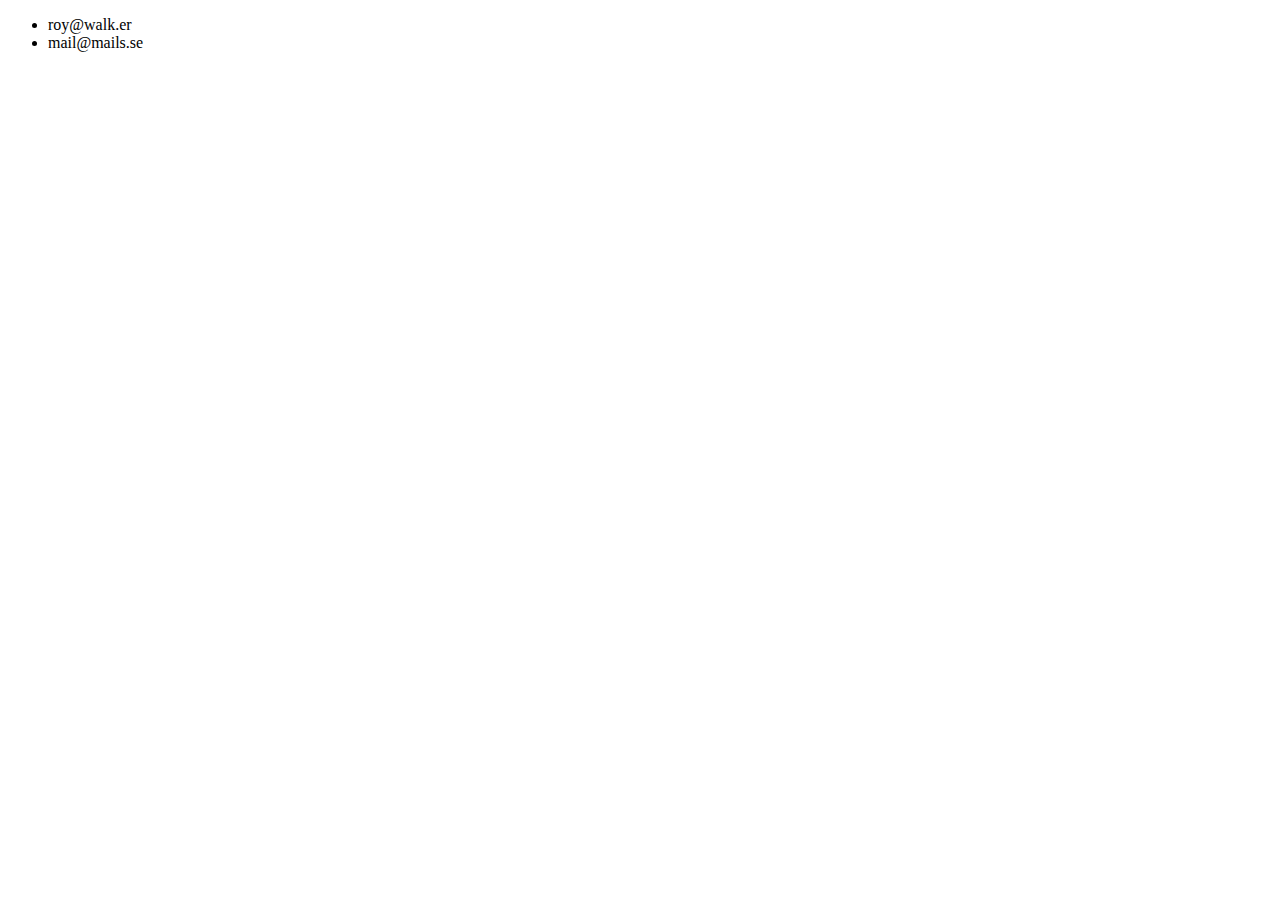
<file: 08/index.html>
<!DOCTYPE html>
<html lang="en">
  <head>
    <meta charset="UTF-8" />
    <meta name="viewport" content="width=device-width, initial-scale=1.0" />
    <title>Document</title>
  </head>
  <body>
    <ul id="emails"></ul>
    <script>
      const emails = [
        "@",
        "@sabatini.mr",
        "alexandria@",
        "blue.bandit",
        "roy@walk.er",
        "sisterevel.yn",
        "walt@purdy",
        "mail@mails.se",
      ];

      const validEmails = [];

      emails.forEach((element) => {
        checkemail(element);
      });

      function checkemail(email) {
        if (validateEmail(email)) {
          validEmails.push(email);
        }
      }

      function validateEmail(email) {
        const re = /^[a-zA-Z0-9._-]+@[a-zA-Z0-9.-]+\.[a-zA-Z]{2,4}$/;
        return re.test(String(email).toLowerCase());
      }

      validEmails.forEach((element) => {
        const li = document.createElement("li");
        li.textContent = element;
        document.getElementById("emails").appendChild(li);
      });
    </script>
  </body>
</html>
</file>
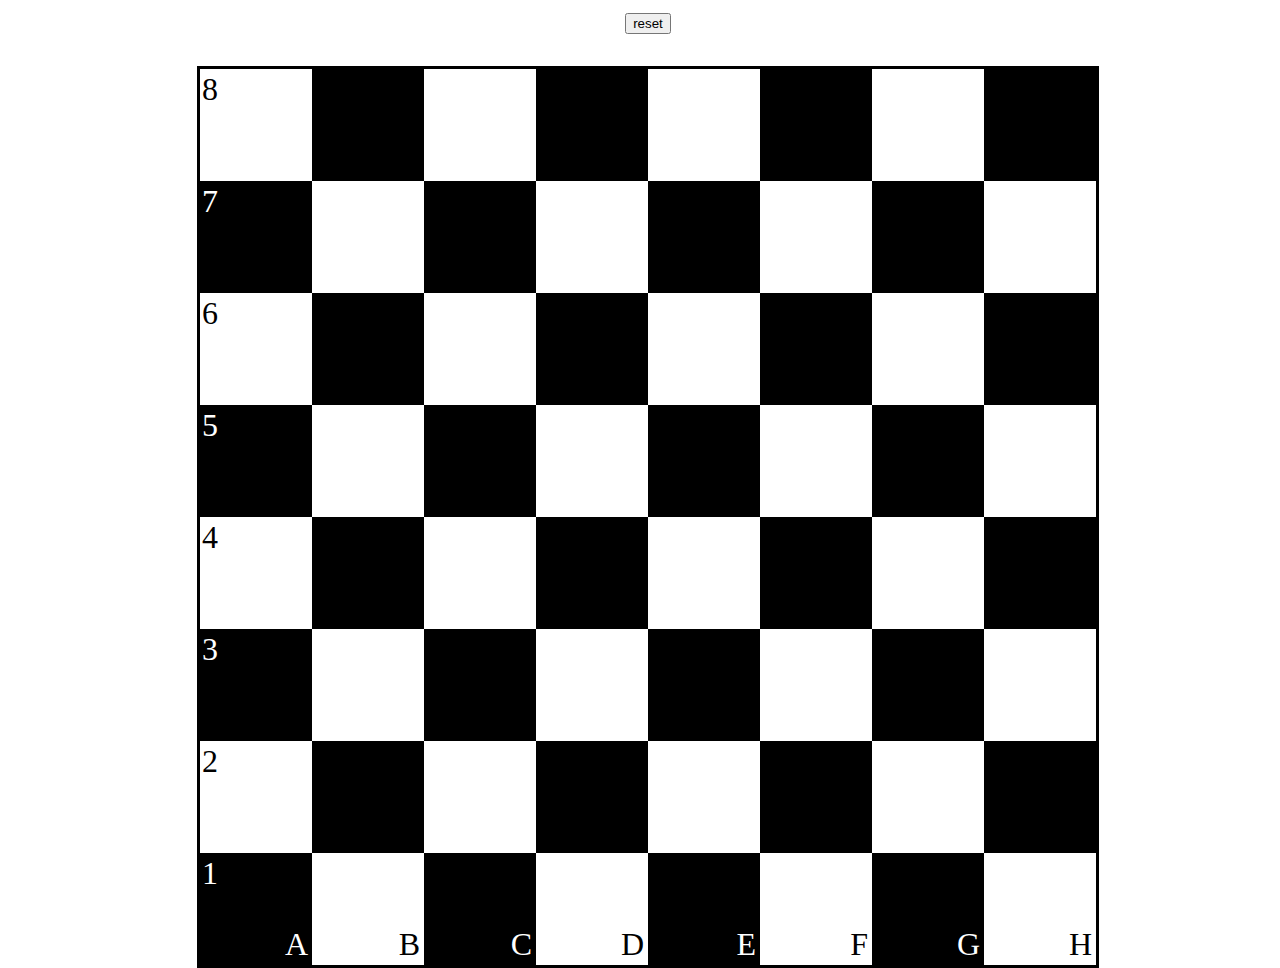
<file: lesson-03/index.html>
<!DOCTYPE html>
<html lang="en">
  <head>
    <meta charset="UTF-8" />
    <meta name="viewport" content="width=device-width, initial-scale=1.0" />
    <title>Chess is fun</title>
    <link rel="stylesheet" href="style.css" />
  </head>
  <body>
    <div id="zoom-lvl"></div>
    <button id="reset">reset</button>
    <div id="chessboard"></div>
    <script src="script.js"></script>
  </body>
</html>
</file>
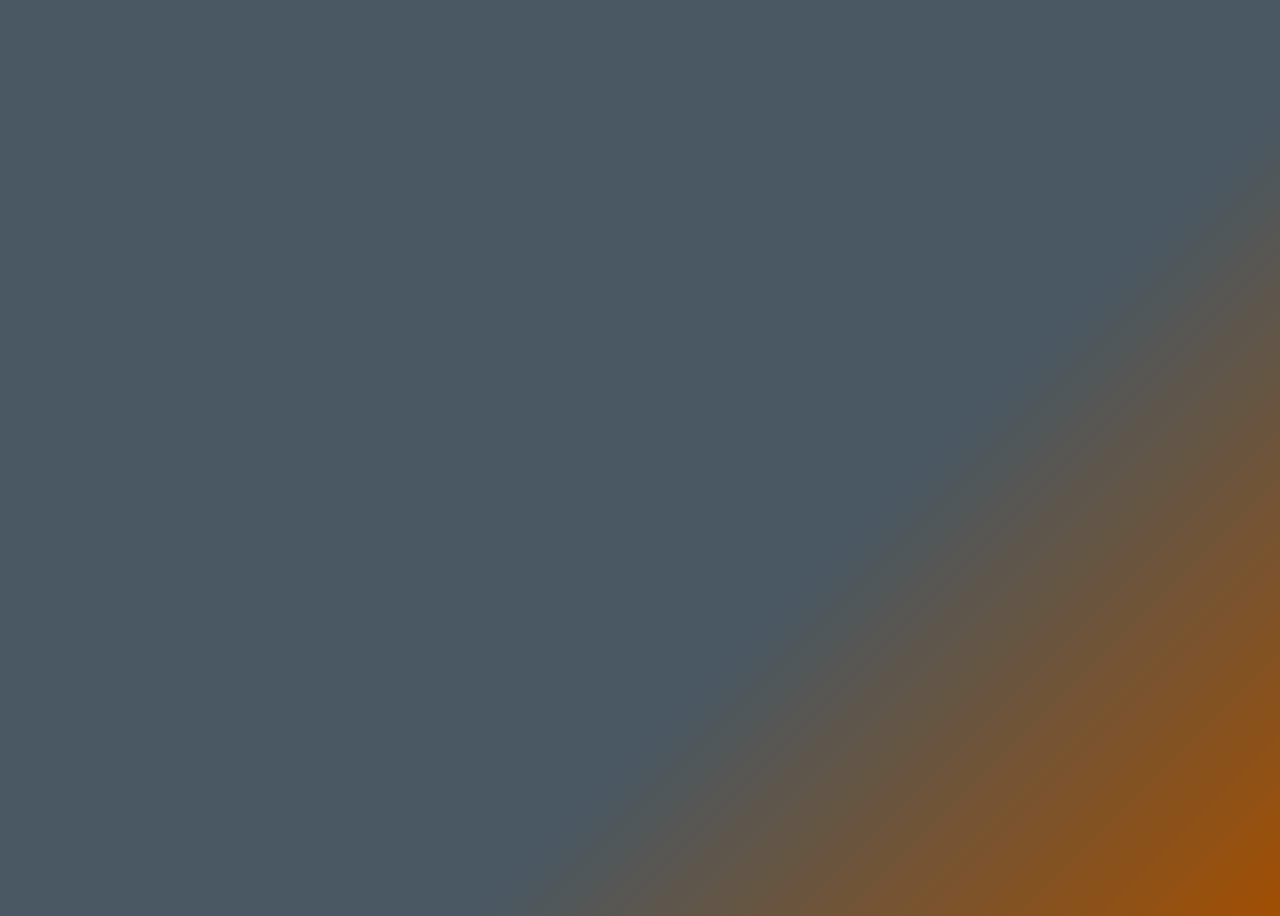
<file: lesson-04/index.html>
<!DOCTYPE html>
<html lang="en">
  <head>
    <meta charset="UTF-8" />
    <meta name="viewport" content="width=device-width, initial-scale=1.0" />
    <link rel="stylesheet" href="style.css" />

    <title>Document</title>
  </head>
  <body>
    <div id="actorlist">
      <div id="actor"></div>
    </div>
    <script src="script.js"></script>
  </body>
</html>
</file>
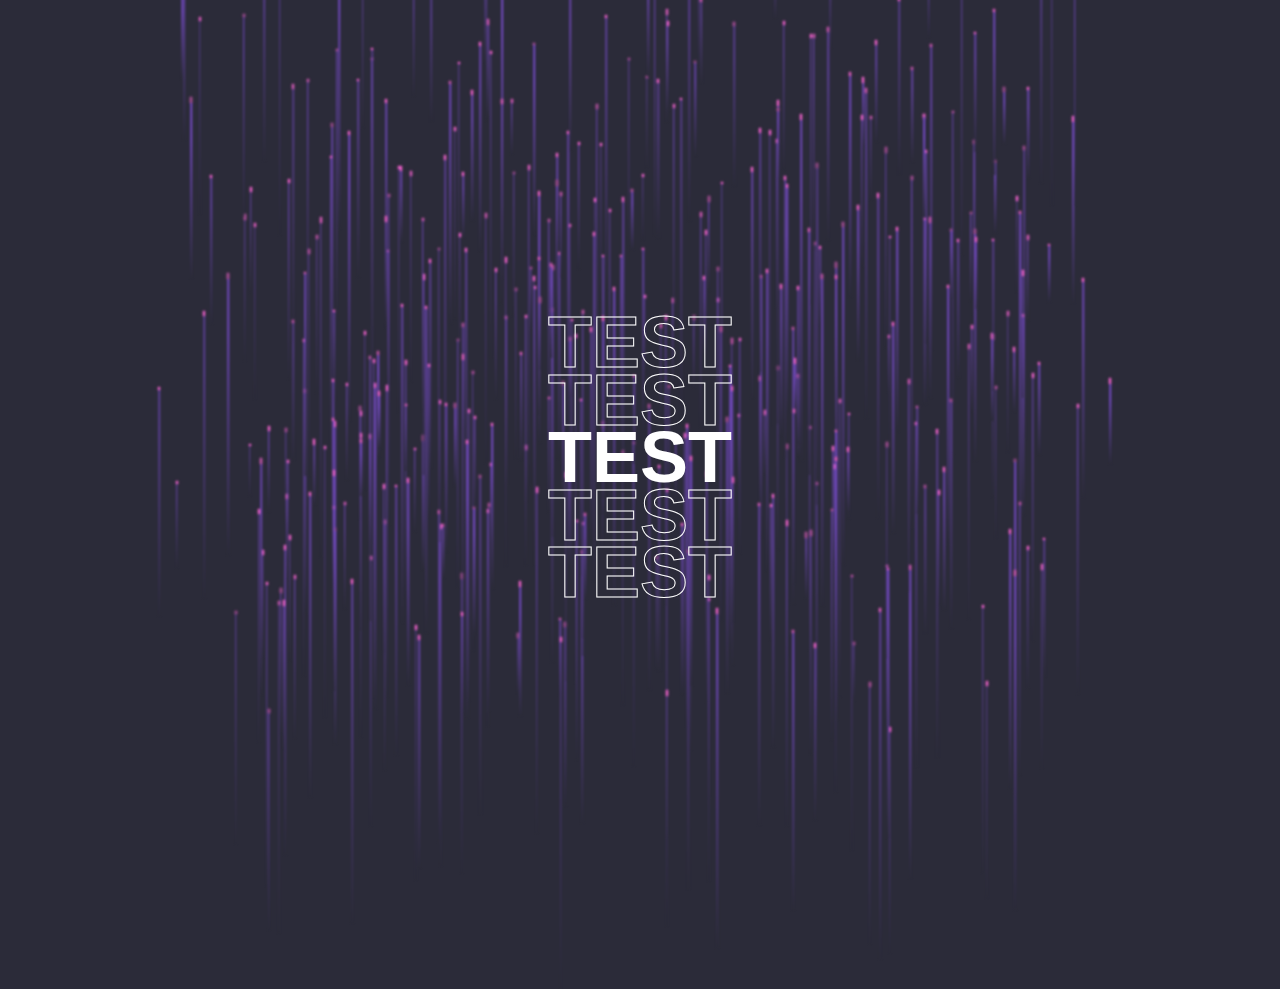
<file: test/index.html>
<!DOCTYPE html>
<html>
  <head>
    <title>My Page</title>
    <link rel="stylesheet" href="css/style.css" />
  </head>
  <body>
    <Scene>
      <Dots></Dots>
      <Texts></Texts>
    </Scene>

    <script src="script.js"></script>
  </body>
</html>
</file>
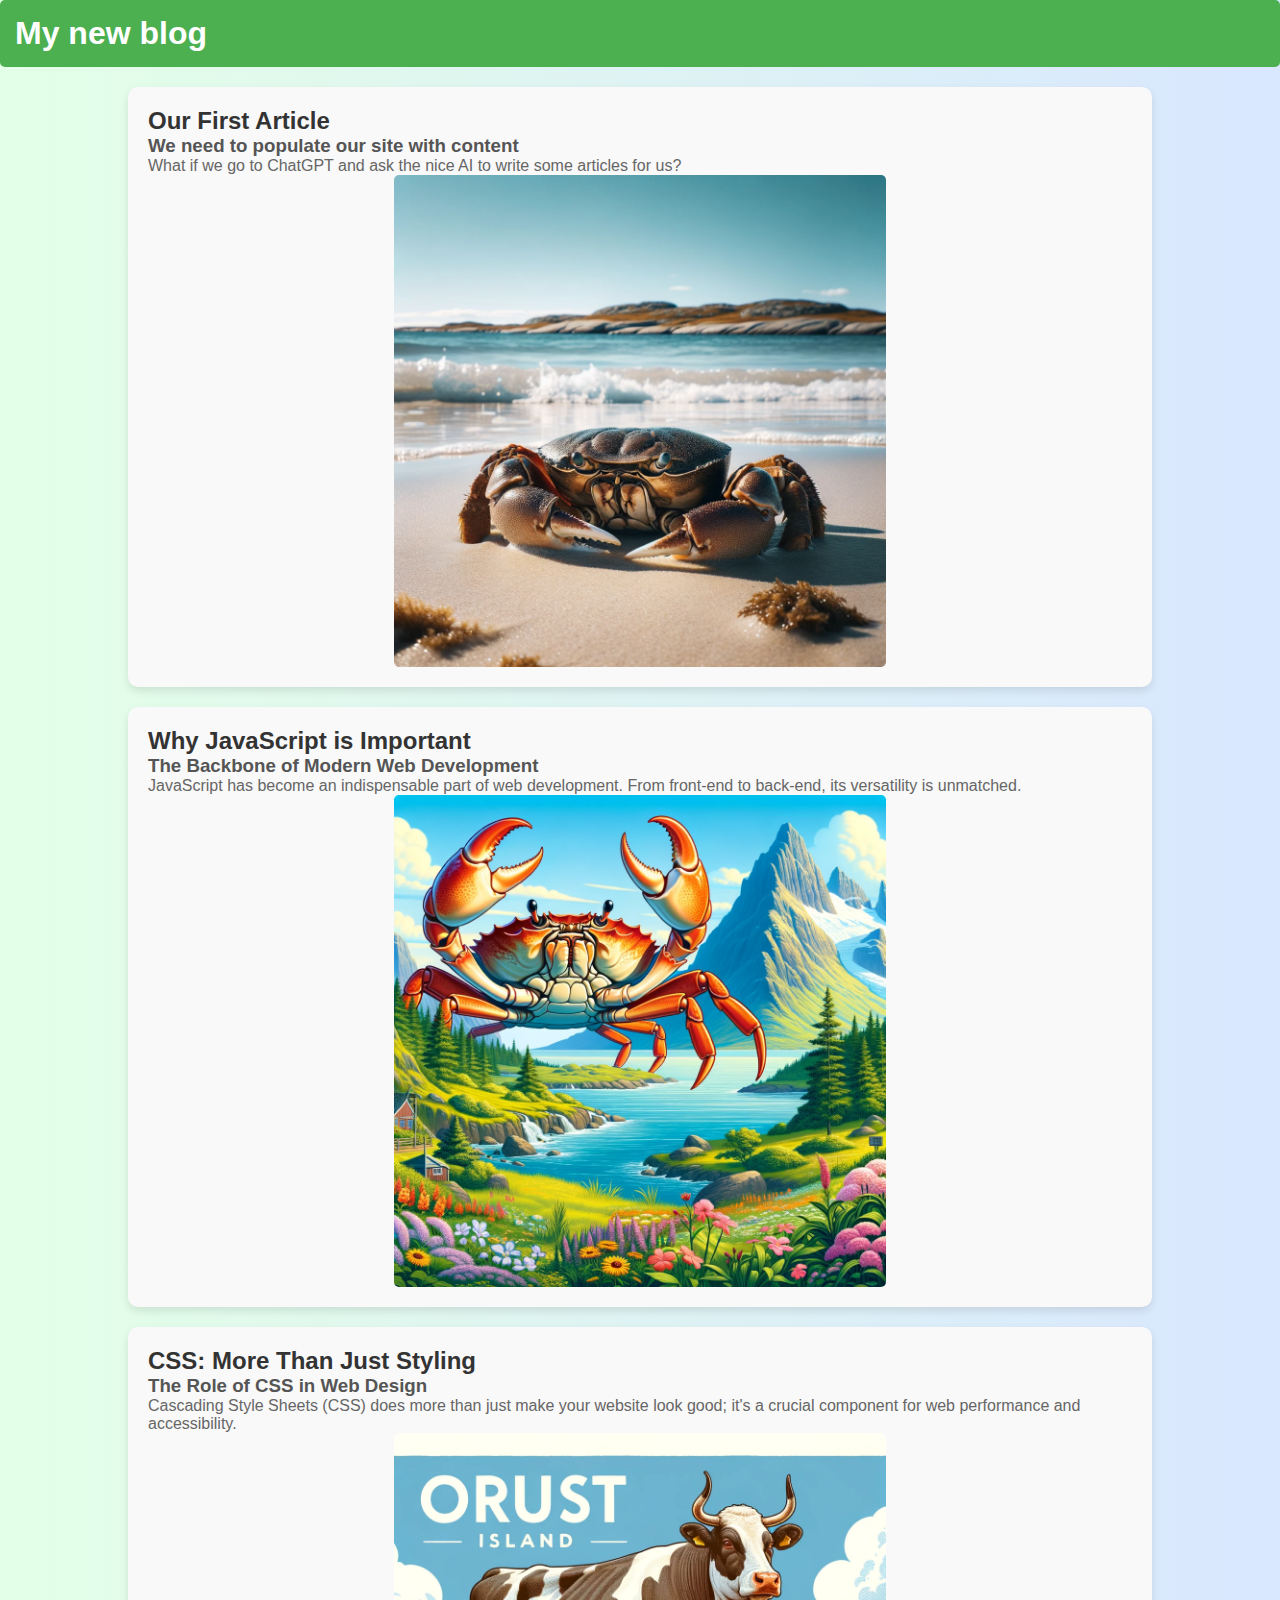
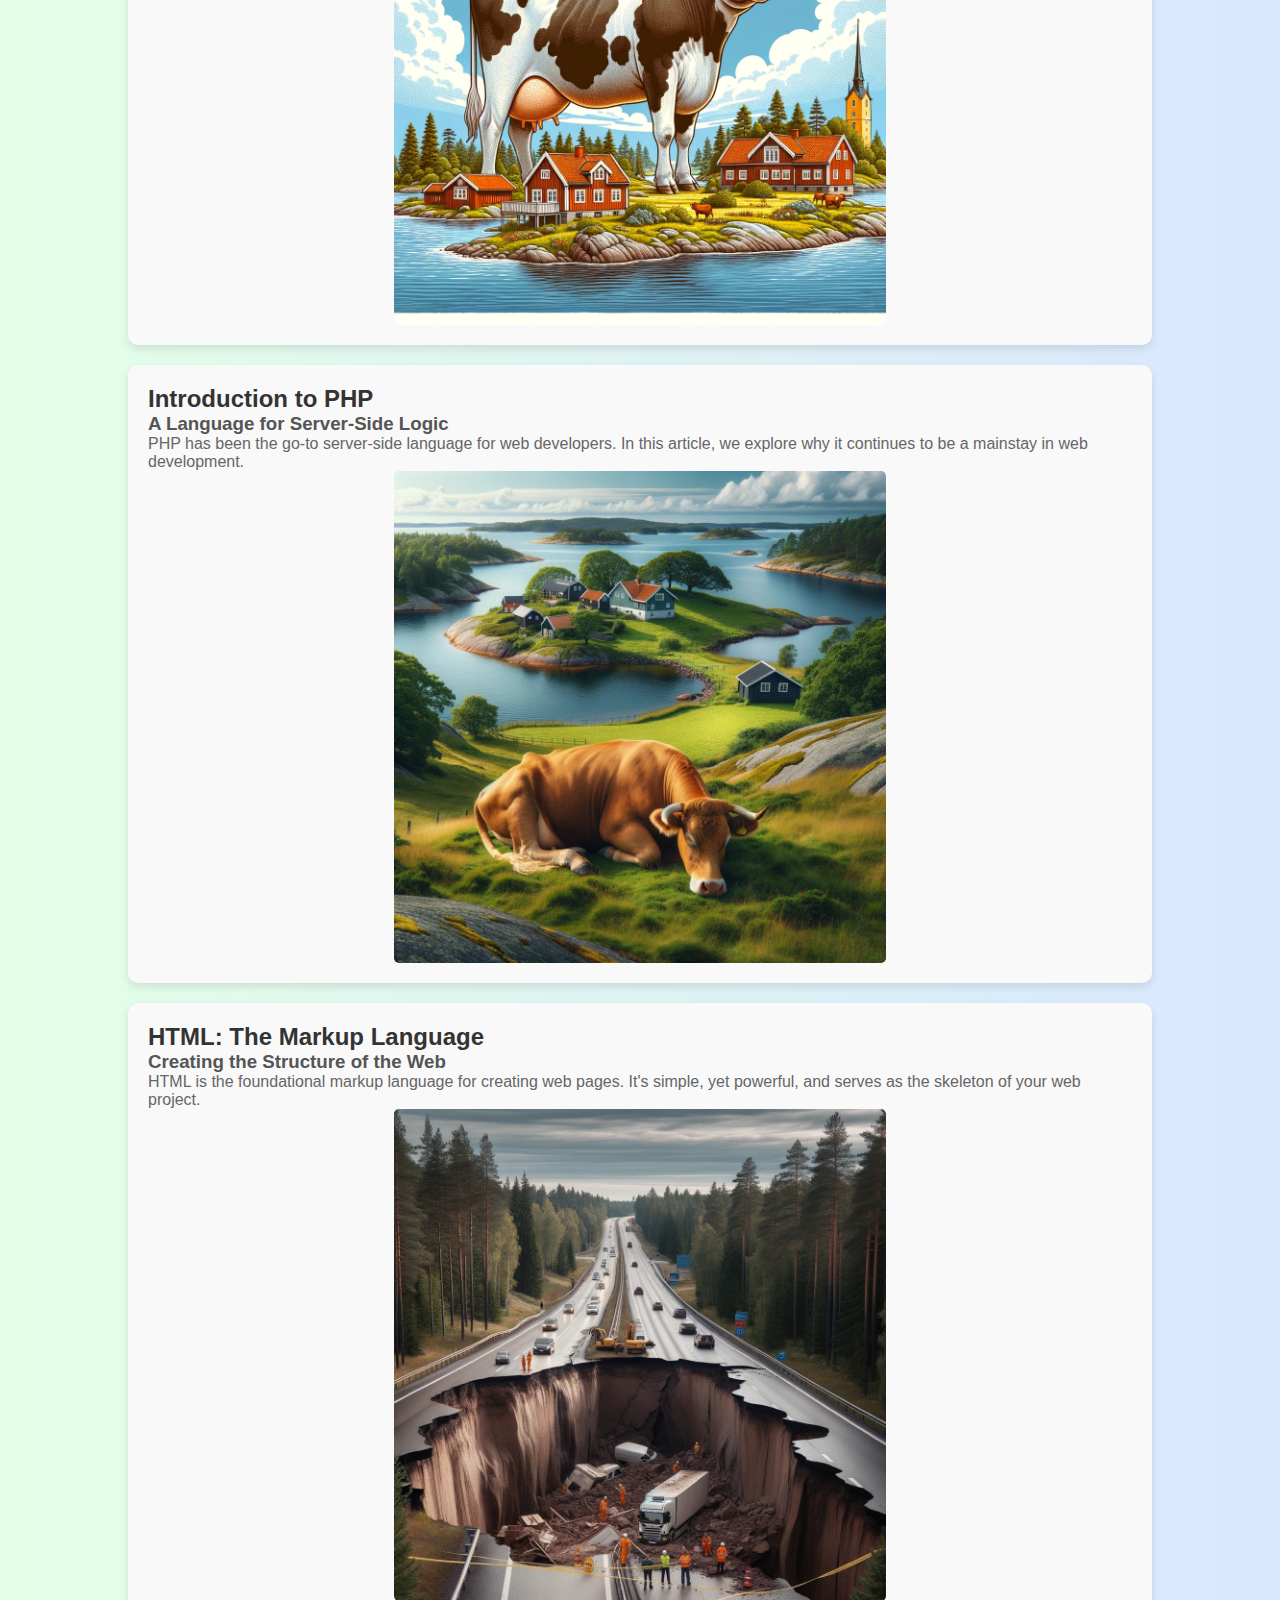
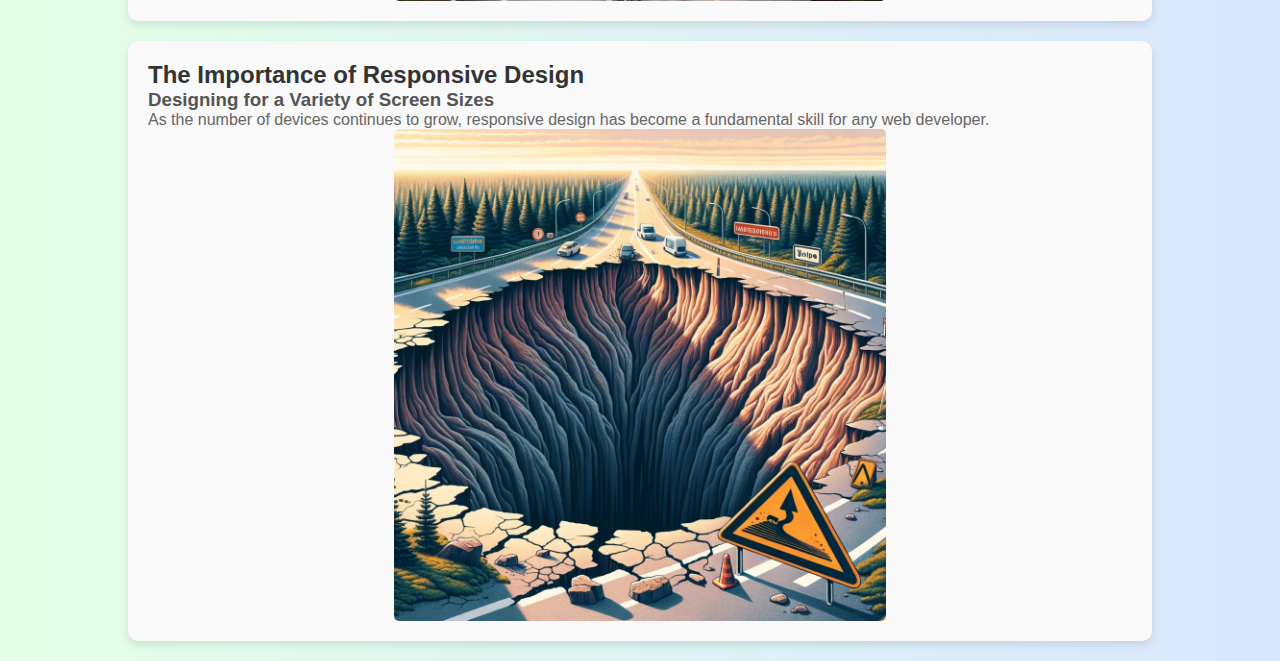
<file: workshop/index.html>
<!DOCTYPE html>
<html lang="en">
  <head>
    <meta charset="UTF-8" />
    <meta name="viewport" content="width=device-width, initial-scale=1.0" />
    <title></title>
    <link rel="stylesheet" href="style.css" />
  </head>
  <body>
    <header>
      <h1 id="site-title"></h1>
    </header>
    <main class="content-container"></main>
    <script src="script.js"></script>
  </body>
</html>
</file>
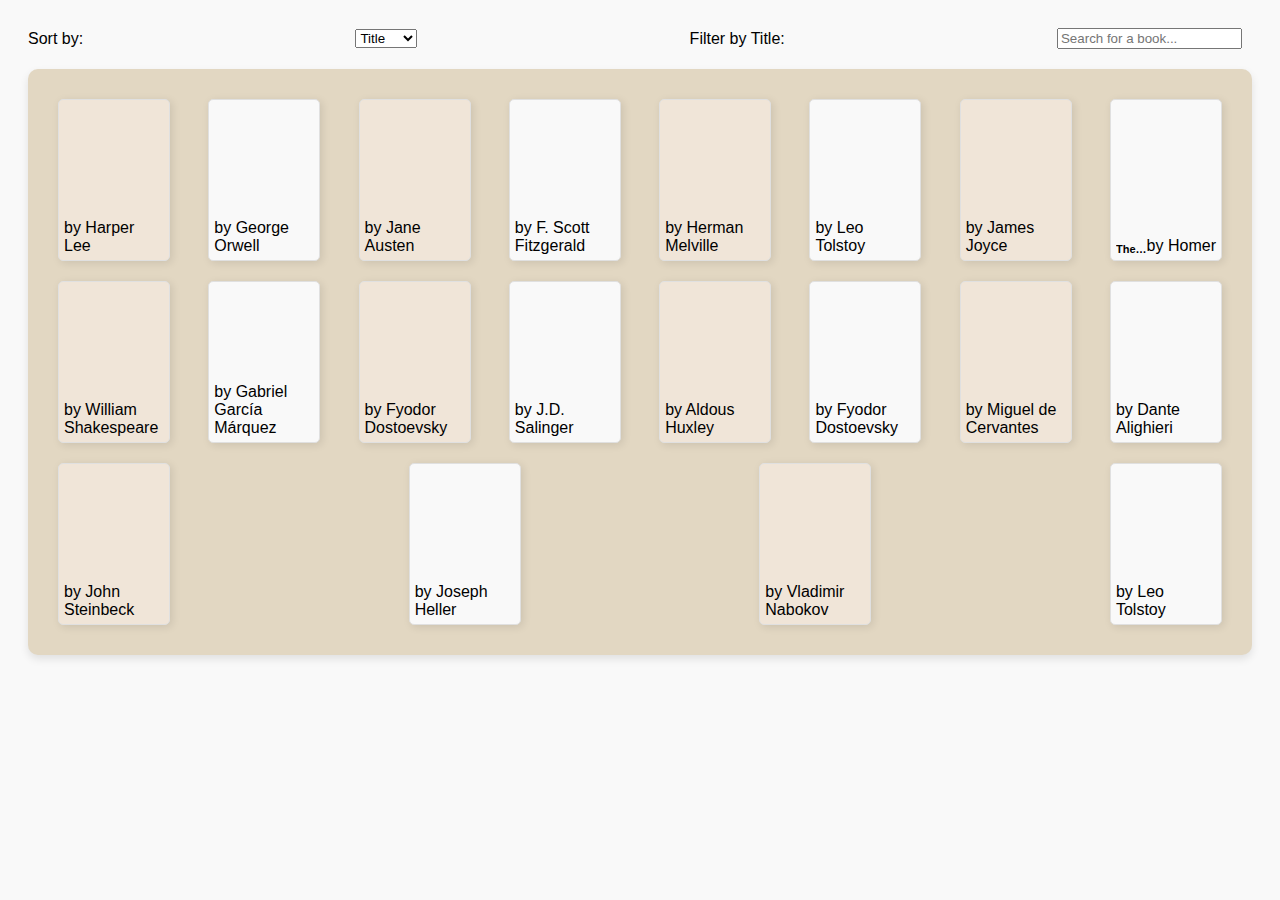
<file: workshop2/index.html>
<!DOCTYPE html>
<html lang="en">
  <head>
    <meta charset="UTF-8" />
    <meta name="viewport" content="width=device-width, initial-scale=1.0" />
    <title>Bookshelf</title>
    <link rel="stylesheet" href="style.css" />
  </head>
  <body>
    <div class="controls">
      <label for="sort">Sort by: </label>
      <select id="sort">
        <option value="title">Title</option>
        <option value="author">Author</option>
      </select>

      <label for="filter">Filter by Title: </label>
      <input type="text" id="filter" placeholder="Search for a book..." />
    </div>

    <div id="bookshelf"></div>

    <script src="script.js"></script>
  </body>
</html>
</file>
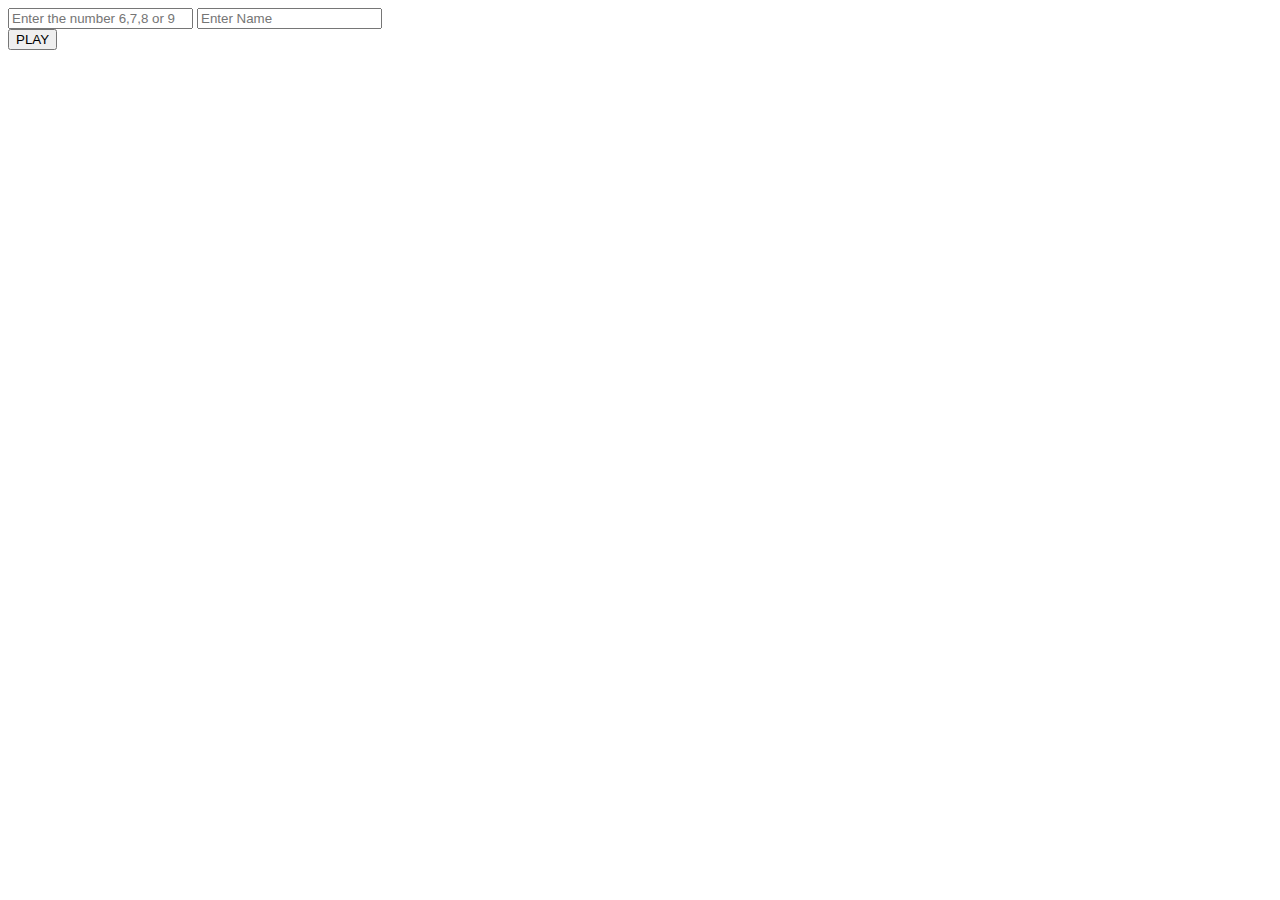
<file: 08/extra.html>
<!DOCTYPE html>
<html lang="en">
  <head>
    <meta charset="UTF-8" />
    <meta name="viewport" content="width=device-width, initial-scale=1.0" />
    <title>Document</title>
  </head>
  <body>
    <form>
      <input
        type="text"
        id="numberBet"
        placeholder="Enter the number 6,7,8 or 9"
      />

      <input type="text" id="Name" placeholder="Enter Name" />
    </form>

    <button id="play">PLAY</button>

    <script>
      class Dices {
        roll() {
          return Math.floor(Math.random() * 6) + 1;
        }
      }

      class Player {
        constructor(name) {
          this.name = name;
          this.score = 0;
        }

        updateScore(points) {
          this.score += points;
        }
      }

      class Game {
        constructor() {
          this.players = [];
          this.dices = new Dices();
        }

        addPlayer(name) {
          const player = new Player(name);
          this.players.push(player);
        }

        rollDices() {
          return this.dices.roll() + this.dices.roll();
        }

        play(selectedNumber) {
          const pcPoints = this.rollDices();
          console.log("PC points: ", pcPoints);
          if (pcPoints === selectedNumber) {
            return true;
          } else {
            console.log("Game continues");
            player.updateScore(pcPoints);
            return false;
          }
        }
      }

      document.getElementById("play").addEventListener("click", function () {
        const playerName = document.getElementById("Name").value;
        const selectedNumber = parseInt(
          document.getElementById("numberBet").value
        );
        const game = new Game();
        game.addPlayer(playerName);

        const gameOver = game.play(selectedNumber);
        if (gameOver) {
          console.log(playerName.score);
          console.log("Game over");
        } else {
          console.log("Game continues");
        }
      });
    </script>
  </body>
</html>
</file>
<file: lesson-03/style.css>
body {
  height: 100vh;
  width: 100vw;
  display: flex;
  flex-direction: column;
  justify-content: center;
  align-items: center;
  gap: 2rem;
}

#zoom-lvl {
  margin-bottom: 2rem;
}

#chessboard {
  border-style: solid;
}

.row {
  display: flex;
  /* gap: px;
  margin: px 0 1px 0; */
}

.col {
  width: 7rem;
  height: 7rem;

  position: relative;
}

span {
  font-size: 2rem;
  position: absolute;
}

.letter {
  bottom: 2px;
  right: 4px;
}

.number {
  top: 2px;
  left: 2px;
}

.white {
  background-color: white;
  color: black;
}

.black {
  background-color: black;
  color: white;
}

.bg-purple {
  background-color: purple;
}
</file>
<file: lesson-04/style.css>
#actorlist {
  display: flex;
  flex-direction: row;
  gap: 2rem;
}

#actor {
  display: flex;
  flex-direction: column;
  align-items: center;
  justify-content: center;
}

img {
  width: 200px;
  height: 200px;
  object-fit: cover;
  border-radius: 50%;
  border-style: solid;
  border-color: white;
  border-width: 2px;
}

body {
  background: rgb(73, 88, 99);
  background: linear-gradient(
    135deg,
    rgba(73, 88, 99, 1) 63%,
    rgba(161, 79, 2, 1) 100%
  );
  height: 100vh;
  width: 100vw;
  display: flex;
  justify-content: center;
}

* {
  color: white;
}

p {
  margin: 0;
  font-size: 1.3rem;
}

h2 {
  margin-bottom: 0;
  font-size: 2rem;
}
</file>
<file: test/css/style.css>
body {
  height: 100vmin;
  display: flex;
  justify-content: center;
  align-items: center;
  background: #2b2b39;
  overflow: hidden;
}

Scene {
  width: 800px;
  height: 600px;
}
Scene Dots {
  width: 100%;
  height: 100%;
  filter: blur(1px);
  position: relative;
}
Scene Dot {
  display: inline-block;
  position: absolute;
  background: #e25dc2;
}
Scene Texts {
  width: 100%;
  height: 100%;
  display: flex;
  flex-direction: column;
  justify-content: center;
  align-items: center;
  position: relative;
}
Scene Text {
  text-transform: uppercase;
  font: bold normal 8vmin/0.8 helvetica, sans-serif;
}
Scene Text:not(:nth-child(3)) {
  color: transparent;
  -webkit-text-stroke: 1px #fff;
  text-stroke: 1px #fff;
}
Scene Text:nth-child(3) {
  color: #fff;
}

Dot:nth-child(0) {
  width: 2px;
  height: 3.5364196785px;
  top: 321.6839451393px;
  left: 217.6094270823px;
  box-shadow: 0 0 2px #e25dc2;
}
Dot:nth-child(0)::before, Dot:nth-child(0)::after {
  content: "";
  position: absolute;
  display: block;
}
Dot:nth-child(0)::before {
  top: 0;
  left: 0;
  display: block;
  width: 100%;
  height: 100%;
  background: rgba(43, 43, 57, 0.2992439703);
}
Dot:nth-child(0)::after {
  top: 3.5364196785px;
  left: 50%;
  transform: translateX(-50%);
  width: 1.5px;
  height: 237.875840069px;
  background: linear-gradient(#764bc8 20%, #2b2b39);
  opacity: 0.7987012853;
}

Dot:nth-child(1) {
  width: 2px;
  height: 2.9056506181px;
  top: -196.7494848173px;
  left: 245.9050165635px;
  box-shadow: 0 0 2px #e25dc2;
}
Dot:nth-child(1)::before, Dot:nth-child(1)::after {
  content: "";
  position: absolute;
  display: block;
}
Dot:nth-child(1)::before {
  top: 0;
  left: 0;
  display: block;
  width: 100%;
  height: 100%;
  background: rgba(43, 43, 57, 0.3793177671);
}
Dot:nth-child(1)::after {
  top: 2.9056506181px;
  left: 50%;
  transform: translateX(-50%);
  width: 1.5px;
  height: 156.5362844425px;
  background: linear-gradient(#764bc8 20%, #2b2b39);
  opacity: 0.5236000319;
}

Dot:nth-child(2) {
  width: 2px;
  height: 5.8116534446px;
  top: 219.8566197068px;
  left: 869.4498922811px;
  box-shadow: 0 0 2px #e25dc2;
}
Dot:nth-child(2)::before, Dot:nth-child(2)::after {
  content: "";
  position: absolute;
  display: block;
}
Dot:nth-child(2)::before {
  top: 0;
  left: 0;
  display: block;
  width: 100%;
  height: 100%;
  background: rgba(43, 43, 57, 0);
}
Dot:nth-child(2)::after {
  top: 5.8116534446px;
  left: 50%;
  transform: translateX(-50%);
  width: 1.5px;
  height: 80.1176201052px;
  background: linear-gradient(#764bc8 20%, #2b2b39);
  opacity: 0.9676973433;
}

Dot:nth-child(3) {
  width: 2px;
  height: 4.0593712126px;
  top: 276.4894242742px;
  left: 129.0560245825px;
  box-shadow: 0 0 2px #e25dc2;
}
Dot:nth-child(3)::before, Dot:nth-child(3)::after {
  content: "";
  position: absolute;
  display: block;
}
Dot:nth-child(3)::before {
  top: 0;
  left: 0;
  display: block;
  width: 100%;
  height: 100%;
  background: rgba(43, 43, 57, 0.0421283032);
}
Dot:nth-child(3)::after {
  top: 4.0593712126px;
  left: 50%;
  transform: translateX(-50%);
  width: 1.5px;
  height: 103.2079594696px;
  background: linear-gradient(#764bc8 20%, #2b2b39);
  opacity: 0.8615889967;
}

Dot:nth-child(4) {
  width: 2px;
  height: 3.6404151855px;
  top: 118.2491108157px;
  left: 463.4176625085px;
  box-shadow: 0 0 2px #e25dc2;
}
Dot:nth-child(4)::before, Dot:nth-child(4)::after {
  content: "";
  position: absolute;
  display: block;
}
Dot:nth-child(4)::before {
  top: 0;
  left: 0;
  display: block;
  width: 100%;
  height: 100%;
  background: rgba(43, 43, 57, 0);
}
Dot:nth-child(4)::after {
  top: 3.6404151855px;
  left: 50%;
  transform: translateX(-50%);
  width: 1.5px;
  height: 75.4938280186px;
  background: linear-gradient(#764bc8 20%, #2b2b39);
  opacity: 0.6558548481;
}

Dot:nth-child(5) {
  width: 2px;
  height: 2.2810856326px;
  top: 2.3891309101px;
  left: 754.1369628295px;
  box-shadow: 0 0 2px #e25dc2;
}
Dot:nth-child(5)::before, Dot:nth-child(5)::after {
  content: "";
  position: absolute;
  display: block;
}
Dot:nth-child(5)::before {
  top: 0;
  left: 0;
  display: block;
  width: 100%;
  height: 100%;
  background: rgba(43, 43, 57, 0.1966958485);
}
Dot:nth-child(5)::after {
  top: 2.2810856326px;
  left: 50%;
  transform: translateX(-50%);
  width: 1.5px;
  height: 70.4298821138px;
  background: linear-gradient(#764bc8 20%, #2b2b39);
  opacity: 0.8879163393;
}

Dot:nth-child(6) {
  width: 2px;
  height: 2.5387525364px;
  top: 484.0572203262px;
  left: 612.8618153511px;
  box-shadow: 0 0 2px #e25dc2;
}
Dot:nth-child(6)::before, Dot:nth-child(6)::after {
  content: "";
  position: absolute;
  display: block;
}
Dot:nth-child(6)::before {
  top: 0;
  left: 0;
  display: block;
  width: 100%;
  height: 100%;
  background: rgba(43, 43, 57, 0.4599501099);
}
Dot:nth-child(6)::after {
  top: 2.5387525364px;
  left: 50%;
  transform: translateX(-50%);
  width: 1.5px;
  height: 56.2946938895px;
  background: linear-gradient(#764bc8 20%, #2b2b39);
  opacity: 0.6892962641;
}

Dot:nth-child(7) {
  width: 2px;
  height: 5.4679645156px;
  top: 180.2876749288px;
  left: 490.9096360562px;
  box-shadow: 0 0 2px #e25dc2;
}
Dot:nth-child(7)::before, Dot:nth-child(7)::after {
  content: "";
  position: absolute;
  display: block;
}
Dot:nth-child(7)::before {
  top: 0;
  left: 0;
  display: block;
  width: 100%;
  height: 100%;
  background: rgba(43, 43, 57, 0.2690543103);
}
Dot:nth-child(7)::after {
  top: 5.4679645156px;
  left: 50%;
  transform: translateX(-50%);
  width: 1.5px;
  height: 190.6812355542px;
  background: linear-gradient(#764bc8 20%, #2b2b39);
  opacity: 0.6936860638;
}

Dot:nth-child(8) {
  width: 2px;
  height: 3.1411654096px;
  top: 424.2148565062px;
  left: 25.9233720602px;
  box-shadow: 0 0 2px #e25dc2;
}
Dot:nth-child(8)::before, Dot:nth-child(8)::after {
  content: "";
  position: absolute;
  display: block;
}
Dot:nth-child(8)::before {
  top: 0;
  left: 0;
  display: block;
  width: 100%;
  height: 100%;
  background: rgba(43, 43, 57, 0);
}
Dot:nth-child(8)::after {
  top: 3.1411654096px;
  left: 50%;
  transform: translateX(-50%);
  width: 1.5px;
  height: 301.1448527842px;
  background: linear-gradient(#764bc8 20%, #2b2b39);
  opacity: 0.7294748652;
}

Dot:nth-child(9) {
  width: 2px;
  height: 3.8879985137px;
  top: 391.762087205px;
  left: 341.3853326705px;
  box-shadow: 0 0 2px #e25dc2;
}
Dot:nth-child(9)::before, Dot:nth-child(9)::after {
  content: "";
  position: absolute;
  display: block;
}
Dot:nth-child(9)::before {
  top: 0;
  left: 0;
  display: block;
  width: 100%;
  height: 100%;
  background: rgba(43, 43, 57, 0.0644410529);
}
Dot:nth-child(9)::after {
  top: 3.8879985137px;
  left: 50%;
  transform: translateX(-50%);
  width: 1.5px;
  height: 269.3417118122px;
  background: linear-gradient(#764bc8 20%, #2b2b39);
  opacity: 0.9138802058;
}

Dot:nth-child(10) {
  width: 2px;
  height: 3.4341140744px;
  top: 80.6326363876px;
  left: 717.1158531831px;
  box-shadow: 0 0 2px #e25dc2;
}
Dot:nth-child(10)::before, Dot:nth-child(10)::after {
  content: "";
  position: absolute;
  display: block;
}
Dot:nth-child(10)::before {
  top: 0;
  left: 0;
  display: block;
  width: 100%;
  height: 100%;
  background: rgba(43, 43, 57, 0);
}
Dot:nth-child(10)::after {
  top: 3.4341140744px;
  left: 50%;
  transform: translateX(-50%);
  width: 1.5px;
  height: 136.0325528575px;
  background: linear-gradient(#764bc8 20%, #2b2b39);
  opacity: 0.5701321584;
}

Dot:nth-child(11) {
  width: 2px;
  height: 3.2239070625px;
  top: 264.2554894596px;
  left: 675.1315471283px;
  box-shadow: 0 0 2px #e25dc2;
}
Dot:nth-child(11)::before, Dot:nth-child(11)::after {
  content: "";
  position: absolute;
  display: block;
}
Dot:nth-child(11)::before {
  top: 0;
  left: 0;
  display: block;
  width: 100%;
  height: 100%;
  background: rgba(43, 43, 57, 0);
}
Dot:nth-child(11)::after {
  top: 3.2239070625px;
  left: 50%;
  transform: translateX(-50%);
  width: 1.5px;
  height: 341.9834859793px;
  background: linear-gradient(#764bc8 20%, #2b2b39);
  opacity: 0.5213434964;
}

Dot:nth-child(12) {
  width: 2px;
  height: 2.4778732905px;
  top: -100.182659984px;
  left: 130.5047041769px;
  box-shadow: 0 0 2px #e25dc2;
}
Dot:nth-child(12)::before, Dot:nth-child(12)::after {
  content: "";
  position: absolute;
  display: block;
}
Dot:nth-child(12)::before {
  top: 0;
  left: 0;
  display: block;
  width: 100%;
  height: 100%;
  background: rgba(43, 43, 57, 0.4990294797);
}
Dot:nth-child(12)::after {
  top: 2.4778732905px;
  left: 50%;
  transform: translateX(-50%);
  width: 1.5px;
  height: 267.4788080871px;
  background: linear-gradient(#764bc8 20%, #2b2b39);
  opacity: 0.7879487255;
}

Dot:nth-child(13) {
  width: 2px;
  height: 2.1063342918px;
  top: 379.6521253593px;
  left: 803.0857119746px;
  box-shadow: 0 0 2px #e25dc2;
}
Dot:nth-child(13)::before, Dot:nth-child(13)::after {
  content: "";
  position: absolute;
  display: block;
}
Dot:nth-child(13)::before {
  top: 0;
  left: 0;
  display: block;
  width: 100%;
  height: 100%;
  background: rgba(43, 43, 57, 0);
}
Dot:nth-child(13)::after {
  top: 2.1063342918px;
  left: 50%;
  transform: translateX(-50%);
  width: 1.5px;
  height: 137.5869139005px;
  background: linear-gradient(#764bc8 20%, #2b2b39);
  opacity: 0.521990779;
}

Dot:nth-child(14) {
  width: 2px;
  height: 4.9698608745px;
  top: 523.687260348px;
  left: 628.5938351292px;
  box-shadow: 0 0 2px #e25dc2;
}
Dot:nth-child(14)::before, Dot:nth-child(14)::after {
  content: "";
  position: absolute;
  display: block;
}
Dot:nth-child(14)::before {
  top: 0;
  left: 0;
  display: block;
  width: 100%;
  height: 100%;
  background: rgba(43, 43, 57, 0.4088741473);
}
Dot:nth-child(14)::after {
  top: 4.9698608745px;
  left: 50%;
  transform: translateX(-50%);
  width: 1.5px;
  height: 257.2264656836px;
  background: linear-gradient(#764bc8 20%, #2b2b39);
  opacity: 0.8007464471;
}

Dot:nth-child(15) {
  width: 2px;
  height: 5.1077332195px;
  top: -248.630954964px;
  left: 457.7653785831px;
  box-shadow: 0 0 2px #e25dc2;
}
Dot:nth-child(15)::before, Dot:nth-child(15)::after {
  content: "";
  position: absolute;
  display: block;
}
Dot:nth-child(15)::before {
  top: 0;
  left: 0;
  display: block;
  width: 100%;
  height: 100%;
  background: rgba(43, 43, 57, 0);
}
Dot:nth-child(15)::after {
  top: 5.1077332195px;
  left: 50%;
  transform: translateX(-50%);
  width: 1.5px;
  height: 151.2390980367px;
  background: linear-gradient(#764bc8 20%, #2b2b39);
  opacity: 0.9007132381;
}

Dot:nth-child(16) {
  width: 2px;
  height: 5.9909965473px;
  top: 115.3175614965px;
  left: -12.8514851714px;
  box-shadow: 0 0 2px #e25dc2;
}
Dot:nth-child(16)::before, Dot:nth-child(16)::after {
  content: "";
  position: absolute;
  display: block;
}
Dot:nth-child(16)::before {
  top: 0;
  left: 0;
  display: block;
  width: 100%;
  height: 100%;
  background: rgba(43, 43, 57, 0.3525841436);
}
Dot:nth-child(16)::after {
  top: 5.9909965473px;
  left: 50%;
  transform: translateX(-50%);
  width: 1.5px;
  height: 275.5340619045px;
  background: linear-gradient(#764bc8 20%, #2b2b39);
  opacity: 0.927960935;
}

Dot:nth-child(17) {
  width: 2px;
  height: 4.7188795608px;
  top: -232.6635799018px;
  left: 534.4622396764px;
  box-shadow: 0 0 2px #e25dc2;
}
Dot:nth-child(17)::before, Dot:nth-child(17)::after {
  content: "";
  position: absolute;
  display: block;
}
Dot:nth-child(17)::before {
  top: 0;
  left: 0;
  display: block;
  width: 100%;
  height: 100%;
  background: rgba(43, 43, 57, 0);
}
Dot:nth-child(17)::after {
  top: 4.7188795608px;
  left: 50%;
  transform: translateX(-50%);
  width: 1.5px;
  height: 87.6755559505px;
  background: linear-gradient(#764bc8 20%, #2b2b39);
  opacity: 0.8178714829;
}

Dot:nth-child(18) {
  width: 2px;
  height: 4.5129066151px;
  top: 477.263783049px;
  left: 178.0954257046px;
  box-shadow: 0 0 2px #e25dc2;
}
Dot:nth-child(18)::before, Dot:nth-child(18)::after {
  content: "";
  position: absolute;
  display: block;
}
Dot:nth-child(18)::before {
  top: 0;
  left: 0;
  display: block;
  width: 100%;
  height: 100%;
  background: rgba(43, 43, 57, 0.0528330658);
}
Dot:nth-child(18)::after {
  top: 4.5129066151px;
  left: 50%;
  transform: translateX(-50%);
  width: 1.5px;
  height: 228.2352640184px;
  background: linear-gradient(#764bc8 20%, #2b2b39);
  opacity: 0.7300630782;
}

Dot:nth-child(19) {
  width: 2px;
  height: 4.7037168757px;
  top: -2.6728063104px;
  left: 204.3650129815px;
  box-shadow: 0 0 2px #e25dc2;
}
Dot:nth-child(19)::before, Dot:nth-child(19)::after {
  content: "";
  position: absolute;
  display: block;
}
Dot:nth-child(19)::before {
  top: 0;
  left: 0;
  display: block;
  width: 100%;
  height: 100%;
  background: rgba(43, 43, 57, 0);
}
Dot:nth-child(19)::after {
  top: 4.7037168757px;
  left: 50%;
  transform: translateX(-50%);
  width: 1.5px;
  height: 329.0362488094px;
  background: linear-gradient(#764bc8 20%, #2b2b39);
  opacity: 0.6039416854;
}

Dot:nth-child(20) {
  width: 2px;
  height: 5.0251012346px;
  top: 292.0730208397px;
  left: 381.6287959979px;
  box-shadow: 0 0 2px #e25dc2;
}
Dot:nth-child(20)::before, Dot:nth-child(20)::after {
  content: "";
  position: absolute;
  display: block;
}
Dot:nth-child(20)::before {
  top: 0;
  left: 0;
  display: block;
  width: 100%;
  height: 100%;
  background: rgba(43, 43, 57, 0);
}
Dot:nth-child(20)::after {
  top: 5.0251012346px;
  left: 50%;
  transform: translateX(-50%);
  width: 1.5px;
  height: 250.0223854724px;
  background: linear-gradient(#764bc8 20%, #2b2b39);
  opacity: 0.560322901;
}

Dot:nth-child(21) {
  width: 2px;
  height: 2.3967107184px;
  top: 169.3394805749px;
  left: 552.2862216417px;
  box-shadow: 0 0 2px #e25dc2;
}
Dot:nth-child(21)::before, Dot:nth-child(21)::after {
  content: "";
  position: absolute;
  display: block;
}
Dot:nth-child(21)::before {
  top: 0;
  left: 0;
  display: block;
  width: 100%;
  height: 100%;
  background: rgba(43, 43, 57, 0.2694408609);
}
Dot:nth-child(21)::after {
  top: 2.3967107184px;
  left: 50%;
  transform: translateX(-50%);
  width: 1.5px;
  height: 274.1310576012px;
  background: linear-gradient(#764bc8 20%, #2b2b39);
  opacity: 0.7415525277;
}

Dot:nth-child(22) {
  width: 2px;
  height: 4.407177625px;
  top: 228.4251869303px;
  left: 491.2927505199px;
  box-shadow: 0 0 2px #e25dc2;
}
Dot:nth-child(22)::before, Dot:nth-child(22)::after {
  content: "";
  position: absolute;
  display: block;
}
Dot:nth-child(22)::before {
  top: 0;
  left: 0;
  display: block;
  width: 100%;
  height: 100%;
  background: rgba(43, 43, 57, 0);
}
Dot:nth-child(22)::after {
  top: 4.407177625px;
  left: 50%;
  transform: translateX(-50%);
  width: 1.5px;
  height: 273.8171624473px;
  background: linear-gradient(#764bc8 20%, #2b2b39);
  opacity: 0.7417589273;
}

Dot:nth-child(23) {
  width: 2px;
  height: 5.2368216702px;
  top: 253.1925263735px;
  left: 119.7901612524px;
  box-shadow: 0 0 2px #e25dc2;
}
Dot:nth-child(23)::before, Dot:nth-child(23)::after {
  content: "";
  position: absolute;
  display: block;
}
Dot:nth-child(23)::before {
  top: 0;
  left: 0;
  display: block;
  width: 100%;
  height: 100%;
  background: rgba(43, 43, 57, 0);
}
Dot:nth-child(23)::after {
  top: 5.2368216702px;
  left: 50%;
  transform: translateX(-50%);
  width: 1.5px;
  height: 320.9333811911px;
  background: linear-gradient(#764bc8 20%, #2b2b39);
  opacity: 0.789560451;
}

Dot:nth-child(24) {
  width: 2px;
  height: 2.6175710353px;
  top: -96.2873636026px;
  left: 217.9934207784px;
  box-shadow: 0 0 2px #e25dc2;
}
Dot:nth-child(24)::before, Dot:nth-child(24)::after {
  content: "";
  position: absolute;
  display: block;
}
Dot:nth-child(24)::before {
  top: 0;
  left: 0;
  display: block;
  width: 100%;
  height: 100%;
  background: rgba(43, 43, 57, 0);
}
Dot:nth-child(24)::after {
  top: 2.6175710353px;
  left: 50%;
  transform: translateX(-50%);
  width: 1.5px;
  height: 198.730275243px;
  background: linear-gradient(#764bc8 20%, #2b2b39);
  opacity: 0.6525029639;
}

Dot:nth-child(25) {
  width: 2px;
  height: 3.6924835978px;
  top: -85.7940814708px;
  left: 609.0701437762px;
  box-shadow: 0 0 2px #e25dc2;
}
Dot:nth-child(25)::before, Dot:nth-child(25)::after {
  content: "";
  position: absolute;
  display: block;
}
Dot:nth-child(25)::before {
  top: 0;
  left: 0;
  display: block;
  width: 100%;
  height: 100%;
  background: rgba(43, 43, 57, 0.0740044336);
}
Dot:nth-child(25)::after {
  top: 3.6924835978px;
  left: 50%;
  transform: translateX(-50%);
  width: 1.5px;
  height: 221.2641844013px;
  background: linear-gradient(#764bc8 20%, #2b2b39);
  opacity: 0.8934095148;
}

Dot:nth-child(26) {
  width: 2px;
  height: 4.9143433008px;
  top: 286.2785165539px;
  left: 545.8964080469px;
  box-shadow: 0 0 2px #e25dc2;
}
Dot:nth-child(26)::before, Dot:nth-child(26)::after {
  content: "";
  position: absolute;
  display: block;
}
Dot:nth-child(26)::before {
  top: 0;
  left: 0;
  display: block;
  width: 100%;
  height: 100%;
  background: rgba(43, 43, 57, 0.4063987292);
}
Dot:nth-child(26)::after {
  top: 4.9143433008px;
  left: 50%;
  transform: translateX(-50%);
  width: 1.5px;
  height: 209.0779039076px;
  background: linear-gradient(#764bc8 20%, #2b2b39);
  opacity: 0.5510940987;
}

Dot:nth-child(27) {
  width: 2px;
  height: 5.1107746856px;
  top: 309.2641537224px;
  left: 703.2901410517px;
  box-shadow: 0 0 2px #e25dc2;
}
Dot:nth-child(27)::before, Dot:nth-child(27)::after {
  content: "";
  position: absolute;
  display: block;
}
Dot:nth-child(27)::before {
  top: 0;
  left: 0;
  display: block;
  width: 100%;
  height: 100%;
  background: rgba(43, 43, 57, 0);
}
Dot:nth-child(27)::after {
  top: 5.1107746856px;
  left: 50%;
  transform: translateX(-50%);
  width: 1.5px;
  height: 137.2566704765px;
  background: linear-gradient(#764bc8 20%, #2b2b39);
  opacity: 0.824712876;
}

Dot:nth-child(28) {
  width: 2px;
  height: 2.1434068179px;
  top: 406.5201880454px;
  left: 645.5209946912px;
  box-shadow: 0 0 2px #e25dc2;
}
Dot:nth-child(28)::before, Dot:nth-child(28)::after {
  content: "";
  position: absolute;
  display: block;
}
Dot:nth-child(28)::before {
  top: 0;
  left: 0;
  display: block;
  width: 100%;
  height: 100%;
  background: rgba(43, 43, 57, 0);
}
Dot:nth-child(28)::after {
  top: 2.1434068179px;
  left: 50%;
  transform: translateX(-50%);
  width: 1.5px;
  height: 157.2510596044px;
  background: linear-gradient(#764bc8 20%, #2b2b39);
  opacity: 0.9051534518;
}

Dot:nth-child(29) {
  width: 2px;
  height: 4.7141786688px;
  top: -18.4521037327px;
  left: 733.3851450731px;
  box-shadow: 0 0 2px #e25dc2;
}
Dot:nth-child(29)::before, Dot:nth-child(29)::after {
  content: "";
  position: absolute;
  display: block;
}
Dot:nth-child(29)::before {
  top: 0;
  left: 0;
  display: block;
  width: 100%;
  height: 100%;
  background: rgba(43, 43, 57, 0.4168711204);
}
Dot:nth-child(29)::after {
  top: 4.7141786688px;
  left: 50%;
  transform: translateX(-50%);
  width: 1.5px;
  height: 169.8477219533px;
  background: linear-gradient(#764bc8 20%, #2b2b39);
  opacity: 0.713183405;
}

Dot:nth-child(30) {
  width: 2px;
  height: 2.7843886489px;
  top: 212.9236623864px;
  left: 231.5303256786px;
  box-shadow: 0 0 2px #e25dc2;
}
Dot:nth-child(30)::before, Dot:nth-child(30)::after {
  content: "";
  position: absolute;
  display: block;
}
Dot:nth-child(30)::before {
  top: 0;
  left: 0;
  display: block;
  width: 100%;
  height: 100%;
  background: rgba(43, 43, 57, 0.3550873995);
}
Dot:nth-child(30)::after {
  top: 2.7843886489px;
  left: 50%;
  transform: translateX(-50%);
  width: 1.5px;
  height: 277.6504721243px;
  background: linear-gradient(#764bc8 20%, #2b2b39);
  opacity: 0.5544244587;
}

Dot:nth-child(31) {
  width: 2px;
  height: 5.4271769575px;
  top: -60.775612312px;
  left: -49.7507005893px;
  box-shadow: 0 0 2px #e25dc2;
}
Dot:nth-child(31)::before, Dot:nth-child(31)::after {
  content: "";
  position: absolute;
  display: block;
}
Dot:nth-child(31)::before {
  top: 0;
  left: 0;
  display: block;
  width: 100%;
  height: 100%;
  background: rgba(43, 43, 57, 0.3878241998);
}
Dot:nth-child(31)::after {
  top: 5.4271769575px;
  left: 50%;
  transform: translateX(-50%);
  width: 1.5px;
  height: 175.7216315331px;
  background: linear-gradient(#764bc8 20%, #2b2b39);
  opacity: 0.9869419881;
}

Dot:nth-child(32) {
  width: 2px;
  height: 5.5362674897px;
  top: 200.0074658629px;
  left: 554.3341833906px;
  box-shadow: 0 0 2px #e25dc2;
}
Dot:nth-child(32)::before, Dot:nth-child(32)::after {
  content: "";
  position: absolute;
  display: block;
}
Dot:nth-child(32)::before {
  top: 0;
  left: 0;
  display: block;
  width: 100%;
  height: 100%;
  background: rgba(43, 43, 57, 0);
}
Dot:nth-child(32)::after {
  top: 5.5362674897px;
  left: 50%;
  transform: translateX(-50%);
  width: 1.5px;
  height: 54.8226962164px;
  background: linear-gradient(#764bc8 20%, #2b2b39);
  opacity: 0.9356507851;
}

Dot:nth-child(33) {
  width: 2px;
  height: 5.2964739984px;
  top: 201.8632461329px;
  left: 164.7179690357px;
  box-shadow: 0 0 2px #e25dc2;
}
Dot:nth-child(33)::before, Dot:nth-child(33)::after {
  content: "";
  position: absolute;
  display: block;
}
Dot:nth-child(33)::before {
  top: 0;
  left: 0;
  display: block;
  width: 100%;
  height: 100%;
  background: rgba(43, 43, 57, 0);
}
Dot:nth-child(33)::after {
  top: 5.2964739984px;
  left: 50%;
  transform: translateX(-50%);
  width: 1.5px;
  height: 231.8462997385px;
  background: linear-gradient(#764bc8 20%, #2b2b39);
  opacity: 0.8829551233;
}

Dot:nth-child(34) {
  width: 2px;
  height: 5.7031591874px;
  top: -43.6631614827px;
  left: 560.4863606992px;
  box-shadow: 0 0 2px #e25dc2;
}
Dot:nth-child(34)::before, Dot:nth-child(34)::after {
  content: "";
  position: absolute;
  display: block;
}
Dot:nth-child(34)::before {
  top: 0;
  left: 0;
  display: block;
  width: 100%;
  height: 100%;
  background: rgba(43, 43, 57, 0);
}
Dot:nth-child(34)::after {
  top: 5.7031591874px;
  left: 50%;
  transform: translateX(-50%);
  width: 1.5px;
  height: 341.3532268141px;
  background: linear-gradient(#764bc8 20%, #2b2b39);
  opacity: 0.8759943443;
}

Dot:nth-child(35) {
  width: 2px;
  height: 2.8379287976px;
  top: 23.5576887012px;
  left: 480.6535069811px;
  box-shadow: 0 0 2px #e25dc2;
}
Dot:nth-child(35)::before, Dot:nth-child(35)::after {
  content: "";
  position: absolute;
  display: block;
}
Dot:nth-child(35)::before {
  top: 0;
  left: 0;
  display: block;
  width: 100%;
  height: 100%;
  background: rgba(43, 43, 57, 0);
}
Dot:nth-child(35)::after {
  top: 2.8379287976px;
  left: 50%;
  transform: translateX(-50%);
  width: 1.5px;
  height: 326.6137017471px;
  background: linear-gradient(#764bc8 20%, #2b2b39);
  opacity: 0.6148584723;
}

Dot:nth-child(36) {
  width: 2px;
  height: 3.6152070493px;
  top: -190.0302610121px;
  left: 413.6450484439px;
  box-shadow: 0 0 2px #e25dc2;
}
Dot:nth-child(36)::before, Dot:nth-child(36)::after {
  content: "";
  position: absolute;
  display: block;
}
Dot:nth-child(36)::before {
  top: 0;
  left: 0;
  display: block;
  width: 100%;
  height: 100%;
  background: rgba(43, 43, 57, 0);
}
Dot:nth-child(36)::after {
  top: 3.6152070493px;
  left: 50%;
  transform: translateX(-50%);
  width: 1.5px;
  height: 263.594989757px;
  background: linear-gradient(#764bc8 20%, #2b2b39);
  opacity: 0.8640379444;
}

Dot:nth-child(37) {
  width: 2px;
  height: 3.3395110846px;
  top: 126.6147224154px;
  left: 707.0261929771px;
  box-shadow: 0 0 2px #e25dc2;
}
Dot:nth-child(37)::before, Dot:nth-child(37)::after {
  content: "";
  position: absolute;
  display: block;
}
Dot:nth-child(37)::before {
  top: 0;
  left: 0;
  display: block;
  width: 100%;
  height: 100%;
  background: rgba(43, 43, 57, 0);
}
Dot:nth-child(37)::after {
  top: 3.3395110846px;
  left: 50%;
  transform: translateX(-50%);
  width: 1.5px;
  height: 257.3616884943px;
  background: linear-gradient(#764bc8 20%, #2b2b39);
  opacity: 0.9522761156;
}

Dot:nth-child(38) {
  width: 2px;
  height: 5.6820930182px;
  top: 176.1102965943px;
  left: 751.823572984px;
  box-shadow: 0 0 2px #e25dc2;
}
Dot:nth-child(38)::before, Dot:nth-child(38)::after {
  content: "";
  position: absolute;
  display: block;
}
Dot:nth-child(38)::before {
  top: 0;
  left: 0;
  display: block;
  width: 100%;
  height: 100%;
  background: rgba(43, 43, 57, 0);
}
Dot:nth-child(38)::after {
  top: 5.6820930182px;
  left: 50%;
  transform: translateX(-50%);
  width: 1.5px;
  height: 157.4524992741px;
  background: linear-gradient(#764bc8 20%, #2b2b39);
  opacity: 0.7108843465;
}

Dot:nth-child(39) {
  width: 2px;
  height: 2.4230814788px;
  top: 459.92207683px;
  left: 319.0472672664px;
  box-shadow: 0 0 2px #e25dc2;
}
Dot:nth-child(39)::before, Dot:nth-child(39)::after {
  content: "";
  position: absolute;
  display: block;
}
Dot:nth-child(39)::before {
  top: 0;
  left: 0;
  display: block;
  width: 100%;
  height: 100%;
  background: rgba(43, 43, 57, 0.1952140886);
}
Dot:nth-child(39)::after {
  top: 2.4230814788px;
  left: 50%;
  transform: translateX(-50%);
  width: 1.5px;
  height: 74.3329004781px;
  background: linear-gradient(#764bc8 20%, #2b2b39);
  opacity: 0.6790749301;
}

Dot:nth-child(40) {
  width: 2px;
  height: 2.4357368137px;
  top: -26.8058671141px;
  left: 327.4541215793px;
  box-shadow: 0 0 2px #e25dc2;
}
Dot:nth-child(40)::before, Dot:nth-child(40)::after {
  content: "";
  position: absolute;
  display: block;
}
Dot:nth-child(40)::before {
  top: 0;
  left: 0;
  display: block;
  width: 100%;
  height: 100%;
  background: rgba(43, 43, 57, 0);
}
Dot:nth-child(40)::after {
  top: 2.4357368137px;
  left: 50%;
  transform: translateX(-50%);
  width: 1.5px;
  height: 287.9661112511px;
  background: linear-gradient(#764bc8 20%, #2b2b39);
  opacity: 0.7064904954;
}

Dot:nth-child(41) {
  width: 2px;
  height: 4.769107855px;
  top: 366.4547544599px;
  left: 199.7634625805px;
  box-shadow: 0 0 2px #e25dc2;
}
Dot:nth-child(41)::before, Dot:nth-child(41)::after {
  content: "";
  position: absolute;
  display: block;
}
Dot:nth-child(41)::before {
  top: 0;
  left: 0;
  display: block;
  width: 100%;
  height: 100%;
  background: rgba(43, 43, 57, 0);
}
Dot:nth-child(41)::after {
  top: 4.769107855px;
  left: 50%;
  transform: translateX(-50%);
  width: 1.5px;
  height: 336.5832819673px;
  background: linear-gradient(#764bc8 20%, #2b2b39);
  opacity: 0.939053629;
}

Dot:nth-child(42) {
  width: 2px;
  height: 2.9835425219px;
  top: 447.3786659237px;
  left: 741.5852925608px;
  box-shadow: 0 0 2px #e25dc2;
}
Dot:nth-child(42)::before, Dot:nth-child(42)::after {
  content: "";
  position: absolute;
  display: block;
}
Dot:nth-child(42)::before {
  top: 0;
  left: 0;
  display: block;
  width: 100%;
  height: 100%;
  background: rgba(43, 43, 57, 0);
}
Dot:nth-child(42)::after {
  top: 2.9835425219px;
  left: 50%;
  transform: translateX(-50%);
  width: 1.5px;
  height: 264.2565545266px;
  background: linear-gradient(#764bc8 20%, #2b2b39);
  opacity: 0.6673792483;
}

Dot:nth-child(43) {
  width: 2px;
  height: 3.3694895297px;
  top: 305.1241216395px;
  left: 250.2810742147px;
  box-shadow: 0 0 2px #e25dc2;
}
Dot:nth-child(43)::before, Dot:nth-child(43)::after {
  content: "";
  position: absolute;
  display: block;
}
Dot:nth-child(43)::before {
  top: 0;
  left: 0;
  display: block;
  width: 100%;
  height: 100%;
  background: rgba(43, 43, 57, 0);
}
Dot:nth-child(43)::after {
  top: 3.3694895297px;
  left: 50%;
  transform: translateX(-50%);
  width: 1.5px;
  height: 74.3138176201px;
  background: linear-gradient(#764bc8 20%, #2b2b39);
  opacity: 0.5749877067;
}

Dot:nth-child(44) {
  width: 2px;
  height: 4.3286703375px;
  top: 8.1845694609px;
  left: 160.4887177795px;
  box-shadow: 0 0 2px #e25dc2;
}
Dot:nth-child(44)::before, Dot:nth-child(44)::after {
  content: "";
  position: absolute;
  display: block;
}
Dot:nth-child(44)::before {
  top: 0;
  left: 0;
  display: block;
  width: 100%;
  height: 100%;
  background: rgba(43, 43, 57, 0);
}
Dot:nth-child(44)::after {
  top: 4.3286703375px;
  left: 50%;
  transform: translateX(-50%);
  width: 1.5px;
  height: 71.177730845px;
  background: linear-gradient(#764bc8 20%, #2b2b39);
  opacity: 0.7539116458;
}

Dot:nth-child(45) {
  width: 2px;
  height: 4.3258462041px;
  top: 64.3726101562px;
  left: 602.3417775506px;
  box-shadow: 0 0 2px #e25dc2;
}
Dot:nth-child(45)::before, Dot:nth-child(45)::after {
  content: "";
  position: absolute;
  display: block;
}
Dot:nth-child(45)::before {
  top: 0;
  left: 0;
  display: block;
  width: 100%;
  height: 100%;
  background: rgba(43, 43, 57, 0.3943759884);
}
Dot:nth-child(45)::after {
  top: 4.3258462041px;
  left: 50%;
  transform: translateX(-50%);
  width: 1.5px;
  height: 338.3599580662px;
  background: linear-gradient(#764bc8 20%, #2b2b39);
  opacity: 0.890861733;
}

Dot:nth-child(46) {
  width: 2px;
  height: 4.8632828866px;
  top: 139.7223256094px;
  left: 431.854095847px;
  box-shadow: 0 0 2px #e25dc2;
}
Dot:nth-child(46)::before, Dot:nth-child(46)::after {
  content: "";
  position: absolute;
  display: block;
}
Dot:nth-child(46)::before {
  top: 0;
  left: 0;
  display: block;
  width: 100%;
  height: 100%;
  background: rgba(43, 43, 57, 0);
}
Dot:nth-child(46)::after {
  top: 4.8632828866px;
  left: 50%;
  transform: translateX(-50%);
  width: 1.5px;
  height: 81.4802012739px;
  background: linear-gradient(#764bc8 20%, #2b2b39);
  opacity: 0.9431004089;
}

Dot:nth-child(47) {
  width: 2px;
  height: 3.1444877111px;
  top: 227.1119704338px;
  left: 427.5431905755px;
  box-shadow: 0 0 2px #e25dc2;
}
Dot:nth-child(47)::before, Dot:nth-child(47)::after {
  content: "";
  position: absolute;
  display: block;
}
Dot:nth-child(47)::before {
  top: 0;
  left: 0;
  display: block;
  width: 100%;
  height: 100%;
  background: rgba(43, 43, 57, 0.3869264205);
}
Dot:nth-child(47)::after {
  top: 3.1444877111px;
  left: 50%;
  transform: translateX(-50%);
  width: 1.5px;
  height: 136.4360820337px;
  background: linear-gradient(#764bc8 20%, #2b2b39);
  opacity: 0.6497468131;
}

Dot:nth-child(48) {
  width: 2px;
  height: 5.8402719212px;
  top: -118.4762766724px;
  left: 635.1125205328px;
  box-shadow: 0 0 2px #e25dc2;
}
Dot:nth-child(48)::before, Dot:nth-child(48)::after {
  content: "";
  position: absolute;
  display: block;
}
Dot:nth-child(48)::before {
  top: 0;
  left: 0;
  display: block;
  width: 100%;
  height: 100%;
  background: rgba(43, 43, 57, 0);
}
Dot:nth-child(48)::after {
  top: 5.8402719212px;
  left: 50%;
  transform: translateX(-50%);
  width: 1.5px;
  height: 96.3885470797px;
  background: linear-gradient(#764bc8 20%, #2b2b39);
  opacity: 0.6591735584;
}

Dot:nth-child(49) {
  width: 2px;
  height: 4.6917285224px;
  top: 189.3240781717px;
  left: 773.3063285305px;
  box-shadow: 0 0 2px #e25dc2;
}
Dot:nth-child(49)::before, Dot:nth-child(49)::after {
  content: "";
  position: absolute;
  display: block;
}
Dot:nth-child(49)::before {
  top: 0;
  left: 0;
  display: block;
  width: 100%;
  height: 100%;
  background: rgba(43, 43, 57, 0.0153588847);
}
Dot:nth-child(49)::after {
  top: 4.6917285224px;
  left: 50%;
  transform: translateX(-50%);
  width: 1.5px;
  height: 60.3904407584px;
  background: linear-gradient(#764bc8 20%, #2b2b39);
  opacity: 0.686794407;
}

Dot:nth-child(50) {
  width: 2px;
  height: 2.9370844001px;
  top: 397.7600522506px;
  left: 415.6990457192px;
  box-shadow: 0 0 2px #e25dc2;
}
Dot:nth-child(50)::before, Dot:nth-child(50)::after {
  content: "";
  position: absolute;
  display: block;
}
Dot:nth-child(50)::before {
  top: 0;
  left: 0;
  display: block;
  width: 100%;
  height: 100%;
  background: rgba(43, 43, 57, 0.4931244619);
}
Dot:nth-child(50)::after {
  top: 2.9370844001px;
  left: 50%;
  transform: translateX(-50%);
  width: 1.5px;
  height: 110.2060594249px;
  background: linear-gradient(#764bc8 20%, #2b2b39);
  opacity: 0.7456775177;
}

Dot:nth-child(51) {
  width: 2px;
  height: 4.5333065624px;
  top: 550.5352476156px;
  left: 27.6244534072px;
  box-shadow: 0 0 2px #e25dc2;
}
Dot:nth-child(51)::before, Dot:nth-child(51)::after {
  content: "";
  position: absolute;
  display: block;
}
Dot:nth-child(51)::before {
  top: 0;
  left: 0;
  display: block;
  width: 100%;
  height: 100%;
  background: rgba(43, 43, 57, 0.4683316184);
}
Dot:nth-child(51)::after {
  top: 4.5333065624px;
  left: 50%;
  transform: translateX(-50%);
  width: 1.5px;
  height: 216.5134709046px;
  background: linear-gradient(#764bc8 20%, #2b2b39);
  opacity: 0.9452568344;
}

Dot:nth-child(52) {
  width: 2px;
  height: 2.8215634105px;
  top: -114.2289200119px;
  left: 690.3216648484px;
  box-shadow: 0 0 2px #e25dc2;
}
Dot:nth-child(52)::before, Dot:nth-child(52)::after {
  content: "";
  position: absolute;
  display: block;
}
Dot:nth-child(52)::before {
  top: 0;
  left: 0;
  display: block;
  width: 100%;
  height: 100%;
  background: rgba(43, 43, 57, 0.1945959095);
}
Dot:nth-child(52)::after {
  top: 2.8215634105px;
  left: 50%;
  transform: translateX(-50%);
  width: 1.5px;
  height: 302.9191961363px;
  background: linear-gradient(#764bc8 20%, #2b2b39);
  opacity: 0.6905512484;
}

Dot:nth-child(53) {
  width: 2px;
  height: 2.2805856013px;
  top: -109.0679083369px;
  left: 95.7223295436px;
  box-shadow: 0 0 2px #e25dc2;
}
Dot:nth-child(53)::before, Dot:nth-child(53)::after {
  content: "";
  position: absolute;
  display: block;
}
Dot:nth-child(53)::before {
  top: 0;
  left: 0;
  display: block;
  width: 100%;
  height: 100%;
  background: rgba(43, 43, 57, 0.3533550491);
}
Dot:nth-child(53)::after {
  top: 2.2805856013px;
  left: 50%;
  transform: translateX(-50%);
  width: 1.5px;
  height: 267.54632883px;
  background: linear-gradient(#764bc8 20%, #2b2b39);
  opacity: 0.9364990681;
}

Dot:nth-child(54) {
  width: 2px;
  height: 5.6520374108px;
  top: 319.4483759638px;
  left: 491.935031012px;
  box-shadow: 0 0 2px #e25dc2;
}
Dot:nth-child(54)::before, Dot:nth-child(54)::after {
  content: "";
  position: absolute;
  display: block;
}
Dot:nth-child(54)::before {
  top: 0;
  left: 0;
  display: block;
  width: 100%;
  height: 100%;
  background: rgba(43, 43, 57, 0.0545099416);
}
Dot:nth-child(54)::after {
  top: 5.6520374108px;
  left: 50%;
  transform: translateX(-50%);
  width: 1.5px;
  height: 139.5994293174px;
  background: linear-gradient(#764bc8 20%, #2b2b39);
  opacity: 0.7374295315;
}

Dot:nth-child(55) {
  width: 2px;
  height: 4.3736069837px;
  top: 74.6828447704px;
  left: 218.8471093777px;
  box-shadow: 0 0 2px #e25dc2;
}
Dot:nth-child(55)::before, Dot:nth-child(55)::after {
  content: "";
  position: absolute;
  display: block;
}
Dot:nth-child(55)::before {
  top: 0;
  left: 0;
  display: block;
  width: 100%;
  height: 100%;
  background: rgba(43, 43, 57, 0);
}
Dot:nth-child(55)::after {
  top: 4.3736069837px;
  left: 50%;
  transform: translateX(-50%);
  width: 1.5px;
  height: 119.8165405866px;
  background: linear-gradient(#764bc8 20%, #2b2b39);
  opacity: 0.5234992041;
}

Dot:nth-child(56) {
  width: 2px;
  height: 2.3462176951px;
  top: 90.0220291456px;
  left: 197.8452771069px;
  box-shadow: 0 0 2px #e25dc2;
}
Dot:nth-child(56)::before, Dot:nth-child(56)::after {
  content: "";
  position: absolute;
  display: block;
}
Dot:nth-child(56)::before {
  top: 0;
  left: 0;
  display: block;
  width: 100%;
  height: 100%;
  background: rgba(43, 43, 57, 0.4431774278);
}
Dot:nth-child(56)::after {
  top: 2.3462176951px;
  left: 50%;
  transform: translateX(-50%);
  width: 1.5px;
  height: 302.0399994728px;
  background: linear-gradient(#764bc8 20%, #2b2b39);
  opacity: 0.630781792;
}

Dot:nth-child(57) {
  width: 2px;
  height: 4.0119905866px;
  top: -31.2407109957px;
  left: 213.7180703266px;
  box-shadow: 0 0 2px #e25dc2;
}
Dot:nth-child(57)::before, Dot:nth-child(57)::after {
  content: "";
  position: absolute;
  display: block;
}
Dot:nth-child(57)::before {
  top: 0;
  left: 0;
  display: block;
  width: 100%;
  height: 100%;
  background: rgba(43, 43, 57, 0.0213679322);
}
Dot:nth-child(57)::after {
  top: 4.0119905866px;
  left: 50%;
  transform: translateX(-50%);
  width: 1.5px;
  height: 188.282832563px;
  background: linear-gradient(#764bc8 20%, #2b2b39);
  opacity: 0.5046068768;
}

Dot:nth-child(58) {
  width: 2px;
  height: 4.2863420956px;
  top: 215.7164360711px;
  left: 557.4990128883px;
  box-shadow: 0 0 2px #e25dc2;
}
Dot:nth-child(58)::before, Dot:nth-child(58)::after {
  content: "";
  position: absolute;
  display: block;
}
Dot:nth-child(58)::before {
  top: 0;
  left: 0;
  display: block;
  width: 100%;
  height: 100%;
  background: rgba(43, 43, 57, 0);
}
Dot:nth-child(58)::after {
  top: 4.2863420956px;
  left: 50%;
  transform: translateX(-50%);
  width: 1.5px;
  height: 78.1697923076px;
  background: linear-gradient(#764bc8 20%, #2b2b39);
  opacity: 0.8048579032;
}

Dot:nth-child(59) {
  width: 2px;
  height: 2.1603997021px;
  top: 94.4816942372px;
  left: 318.1569783552px;
  box-shadow: 0 0 2px #e25dc2;
}
Dot:nth-child(59)::before, Dot:nth-child(59)::after {
  content: "";
  position: absolute;
  display: block;
}
Dot:nth-child(59)::before {
  top: 0;
  left: 0;
  display: block;
  width: 100%;
  height: 100%;
  background: rgba(43, 43, 57, 0.0954834271);
}
Dot:nth-child(59)::after {
  top: 2.1603997021px;
  left: 50%;
  transform: translateX(-50%);
  width: 1.5px;
  height: 204.8671659581px;
  background: linear-gradient(#764bc8 20%, #2b2b39);
  opacity: 0.6559739312;
}

Dot:nth-child(60) {
  width: 2px;
  height: 3.3563845702px;
  top: 268.1115258138px;
  left: 568.9449264722px;
  box-shadow: 0 0 2px #e25dc2;
}
Dot:nth-child(60)::before, Dot:nth-child(60)::after {
  content: "";
  position: absolute;
  display: block;
}
Dot:nth-child(60)::before {
  top: 0;
  left: 0;
  display: block;
  width: 100%;
  height: 100%;
  background: rgba(43, 43, 57, 0);
}
Dot:nth-child(60)::after {
  top: 3.3563845702px;
  left: 50%;
  transform: translateX(-50%);
  width: 1.5px;
  height: 220.2962048137px;
  background: linear-gradient(#764bc8 20%, #2b2b39);
  opacity: 0.7165977564;
}

Dot:nth-child(61) {
  width: 2px;
  height: 4.4053599355px;
  top: 269.9675012254px;
  left: 44.764896829px;
  box-shadow: 0 0 2px #e25dc2;
}
Dot:nth-child(61)::before, Dot:nth-child(61)::after {
  content: "";
  position: absolute;
  display: block;
}
Dot:nth-child(61)::before {
  top: 0;
  left: 0;
  display: block;
  width: 100%;
  height: 100%;
  background: rgba(43, 43, 57, 0.4266956378);
}
Dot:nth-child(61)::after {
  top: 4.4053599355px;
  left: 50%;
  transform: translateX(-50%);
  width: 1.5px;
  height: 89.7275711891px;
  background: linear-gradient(#764bc8 20%, #2b2b39);
  opacity: 0.6335752063;
}

Dot:nth-child(62) {
  width: 2px;
  height: 2.059854698px;
  top: 96.5481926946px;
  left: 362.127306789px;
  box-shadow: 0 0 2px #e25dc2;
}
Dot:nth-child(62)::before, Dot:nth-child(62)::after {
  content: "";
  position: absolute;
  display: block;
}
Dot:nth-child(62)::before {
  top: 0;
  left: 0;
  display: block;
  width: 100%;
  height: 100%;
  background: rgba(43, 43, 57, 0);
}
Dot:nth-child(62)::after {
  top: 2.059854698px;
  left: 50%;
  transform: translateX(-50%);
  width: 1.5px;
  height: 202.7071149039px;
  background: linear-gradient(#764bc8 20%, #2b2b39);
  opacity: 0.6497905733;
}

Dot:nth-child(63) {
  width: 2px;
  height: 5.8132582809px;
  top: 415.2453095675px;
  left: 221.2033601348px;
  box-shadow: 0 0 2px #e25dc2;
}
Dot:nth-child(63)::before, Dot:nth-child(63)::after {
  content: "";
  position: absolute;
  display: block;
}
Dot:nth-child(63)::before {
  top: 0;
  left: 0;
  display: block;
  width: 100%;
  height: 100%;
  background: rgba(43, 43, 57, 0.3742800393);
}
Dot:nth-child(63)::after {
  top: 5.8132582809px;
  left: 50%;
  transform: translateX(-50%);
  width: 1.5px;
  height: 133.2442490165px;
  background: linear-gradient(#764bc8 20%, #2b2b39);
  opacity: 0.7259762901;
}

Dot:nth-child(64) {
  width: 2px;
  height: 3.5908438292px;
  top: 454.3594563098px;
  left: 220.9403022886px;
  box-shadow: 0 0 2px #e25dc2;
}
Dot:nth-child(64)::before, Dot:nth-child(64)::after {
  content: "";
  position: absolute;
  display: block;
}
Dot:nth-child(64)::before {
  top: 0;
  left: 0;
  display: block;
  width: 100%;
  height: 100%;
  background: rgba(43, 43, 57, 0);
}
Dot:nth-child(64)::after {
  top: 3.5908438292px;
  left: 50%;
  transform: translateX(-50%);
  width: 1.5px;
  height: 257.0726647679px;
  background: linear-gradient(#764bc8 20%, #2b2b39);
  opacity: 0.6996165321;
}

Dot:nth-child(65) {
  width: 2px;
  height: 5.6222201313px;
  top: 335.8686641521px;
  left: 45.8279548992px;
  box-shadow: 0 0 2px #e25dc2;
}
Dot:nth-child(65)::before, Dot:nth-child(65)::after {
  content: "";
  position: absolute;
  display: block;
}
Dot:nth-child(65)::before {
  top: 0;
  left: 0;
  display: block;
  width: 100%;
  height: 100%;
  background: rgba(43, 43, 57, 0);
}
Dot:nth-child(65)::after {
  top: 5.6222201313px;
  left: 50%;
  transform: translateX(-50%);
  width: 1.5px;
  height: 80.5313957582px;
  background: linear-gradient(#764bc8 20%, #2b2b39);
  opacity: 0.7892404837;
}

Dot:nth-child(66) {
  width: 2px;
  height: 4.6187330066px;
  top: 387.4775277px;
  left: 44.4449617367px;
  box-shadow: 0 0 2px #e25dc2;
}
Dot:nth-child(66)::before, Dot:nth-child(66)::after {
  content: "";
  position: absolute;
  display: block;
}
Dot:nth-child(66)::before {
  top: 0;
  left: 0;
  display: block;
  width: 100%;
  height: 100%;
  background: rgba(43, 43, 57, 0);
}
Dot:nth-child(66)::after {
  top: 4.6187330066px;
  left: 50%;
  transform: translateX(-50%);
  width: 1.5px;
  height: 304.6372183058px;
  background: linear-gradient(#764bc8 20%, #2b2b39);
  opacity: 0.6281421905;
}

Dot:nth-child(67) {
  width: 2px;
  height: 5.1901299152px;
  top: 244.6051736218px;
  left: 214.4344109512px;
  box-shadow: 0 0 2px #e25dc2;
}
Dot:nth-child(67)::before, Dot:nth-child(67)::after {
  content: "";
  position: absolute;
  display: block;
}
Dot:nth-child(67)::before {
  top: 0;
  left: 0;
  display: block;
  width: 100%;
  height: 100%;
  background: rgba(43, 43, 57, 0.4025272992);
}
Dot:nth-child(67)::after {
  top: 5.1901299152px;
  left: 50%;
  transform: translateX(-50%);
  width: 1.5px;
  height: 78.3941129795px;
  background: linear-gradient(#764bc8 20%, #2b2b39);
  opacity: 0.871555185;
}

Dot:nth-child(68) {
  width: 2px;
  height: 4.5828476014px;
  top: 35.2072626675px;
  left: 637.4423239949px;
  box-shadow: 0 0 2px #e25dc2;
}
Dot:nth-child(68)::before, Dot:nth-child(68)::after {
  content: "";
  position: absolute;
  display: block;
}
Dot:nth-child(68)::before {
  top: 0;
  left: 0;
  display: block;
  width: 100%;
  height: 100%;
  background: rgba(43, 43, 57, 0);
}
Dot:nth-child(68)::after {
  top: 4.5828476014px;
  left: 50%;
  transform: translateX(-50%);
  width: 1.5px;
  height: 320.101607482px;
  background: linear-gradient(#764bc8 20%, #2b2b39);
  opacity: 0.6445638863;
}

Dot:nth-child(69) {
  width: 2px;
  height: 4.7204699561px;
  top: 271.113521458px;
  left: 696.0336425968px;
  box-shadow: 0 0 2px #e25dc2;
}
Dot:nth-child(69)::before, Dot:nth-child(69)::after {
  content: "";
  position: absolute;
  display: block;
}
Dot:nth-child(69)::before {
  top: 0;
  left: 0;
  display: block;
  width: 100%;
  height: 100%;
  background: rgba(43, 43, 57, 0);
}
Dot:nth-child(69)::after {
  top: 4.7204699561px;
  left: 50%;
  transform: translateX(-50%);
  width: 1.5px;
  height: 322.719344341px;
  background: linear-gradient(#764bc8 20%, #2b2b39);
  opacity: 0.5340213821;
}

Dot:nth-child(70) {
  width: 2px;
  height: 5.1717997551px;
  top: -168.6387267536px;
  left: -58.8154856896px;
  box-shadow: 0 0 2px #e25dc2;
}
Dot:nth-child(70)::before, Dot:nth-child(70)::after {
  content: "";
  position: absolute;
  display: block;
}
Dot:nth-child(70)::before {
  top: 0;
  left: 0;
  display: block;
  width: 100%;
  height: 100%;
  background: rgba(43, 43, 57, 0);
}
Dot:nth-child(70)::after {
  top: 5.1717997551px;
  left: 50%;
  transform: translateX(-50%);
  width: 1.5px;
  height: 84.9428916919px;
  background: linear-gradient(#764bc8 20%, #2b2b39);
  opacity: 0.8579813463;
}

Dot:nth-child(71) {
  width: 2px;
  height: 4.2628995074px;
  top: 13.3775839414px;
  left: 169.5555985411px;
  box-shadow: 0 0 2px #e25dc2;
}
Dot:nth-child(71)::before, Dot:nth-child(71)::after {
  content: "";
  position: absolute;
  display: block;
}
Dot:nth-child(71)::before {
  top: 0;
  left: 0;
  display: block;
  width: 100%;
  height: 100%;
  background: rgba(43, 43, 57, 0.1235788564);
}
Dot:nth-child(71)::after {
  top: 4.2628995074px;
  left: 50%;
  transform: translateX(-50%);
  width: 1.5px;
  height: 206.4353883981px;
  background: linear-gradient(#764bc8 20%, #2b2b39);
  opacity: 0.5988360629;
}

Dot:nth-child(72) {
  width: 2px;
  height: 2.3242791354px;
  top: -250.800755897px;
  left: 589.3032242467px;
  box-shadow: 0 0 2px #e25dc2;
}
Dot:nth-child(72)::before, Dot:nth-child(72)::after {
  content: "";
  position: absolute;
  display: block;
}
Dot:nth-child(72)::before {
  top: 0;
  left: 0;
  display: block;
  width: 100%;
  height: 100%;
  background: rgba(43, 43, 57, 0.2753170148);
}
Dot:nth-child(72)::after {
  top: 2.3242791354px;
  left: 50%;
  transform: translateX(-50%);
  width: 1.5px;
  height: 138.8023552846px;
  background: linear-gradient(#764bc8 20%, #2b2b39);
  opacity: 0.8033138455;
}

Dot:nth-child(73) {
  width: 2px;
  height: 2.7353038779px;
  top: -97.3910835961px;
  left: 454.354884855px;
  box-shadow: 0 0 2px #e25dc2;
}
Dot:nth-child(73)::before, Dot:nth-child(73)::after {
  content: "";
  position: absolute;
  display: block;
}
Dot:nth-child(73)::before {
  top: 0;
  left: 0;
  display: block;
  width: 100%;
  height: 100%;
  background: rgba(43, 43, 57, 0.4498079895);
}
Dot:nth-child(73)::after {
  top: 2.7353038779px;
  left: 50%;
  transform: translateX(-50%);
  width: 1.5px;
  height: 92.535446952px;
  background: linear-gradient(#764bc8 20%, #2b2b39);
  opacity: 0.7174991276;
}

Dot:nth-child(74) {
  width: 2px;
  height: 5.9739974537px;
  top: -81.1049944702px;
  left: 622.0446000517px;
  box-shadow: 0 0 2px #e25dc2;
}
Dot:nth-child(74)::before, Dot:nth-child(74)::after {
  content: "";
  position: absolute;
  display: block;
}
Dot:nth-child(74)::before {
  top: 0;
  left: 0;
  display: block;
  width: 100%;
  height: 100%;
  background: rgba(43, 43, 57, 0);
}
Dot:nth-child(74)::after {
  top: 5.9739974537px;
  left: 50%;
  transform: translateX(-50%);
  width: 1.5px;
  height: 64.4636084877px;
  background: linear-gradient(#764bc8 20%, #2b2b39);
  opacity: 0.8614718242;
}

Dot:nth-child(75) {
  width: 2px;
  height: 5.7910324482px;
  top: 104.3668489744px;
  left: 595.3446584773px;
  box-shadow: 0 0 2px #e25dc2;
}
Dot:nth-child(75)::before, Dot:nth-child(75)::after {
  content: "";
  position: absolute;
  display: block;
}
Dot:nth-child(75)::before {
  top: 0;
  left: 0;
  display: block;
  width: 100%;
  height: 100%;
  background: rgba(43, 43, 57, 0.4150428291);
}
Dot:nth-child(75)::after {
  top: 5.7910324482px;
  left: 50%;
  transform: translateX(-50%);
  width: 1.5px;
  height: 279.9178042165px;
  background: linear-gradient(#764bc8 20%, #2b2b39);
  opacity: 0.8073279927;
}

Dot:nth-child(76) {
  width: 2px;
  height: 2.9081990187px;
  top: 327.4444799367px;
  left: 684.4563195439px;
  box-shadow: 0 0 2px #e25dc2;
}
Dot:nth-child(76)::before, Dot:nth-child(76)::after {
  content: "";
  position: absolute;
  display: block;
}
Dot:nth-child(76)::before {
  top: 0;
  left: 0;
  display: block;
  width: 100%;
  height: 100%;
  background: rgba(43, 43, 57, 0.348613255);
}
Dot:nth-child(76)::after {
  top: 2.9081990187px;
  left: 50%;
  transform: translateX(-50%);
  width: 1.5px;
  height: 144.5152565529px;
  background: linear-gradient(#764bc8 20%, #2b2b39);
  opacity: 0.5561189739;
}

Dot:nth-child(77) {
  width: 2px;
  height: 5.3200233437px;
  top: 329.2864543058px;
  left: 295.7031843107px;
  box-shadow: 0 0 2px #e25dc2;
}
Dot:nth-child(77)::before, Dot:nth-child(77)::after {
  content: "";
  position: absolute;
  display: block;
}
Dot:nth-child(77)::before {
  top: 0;
  left: 0;
  display: block;
  width: 100%;
  height: 100%;
  background: rgba(43, 43, 57, 0);
}
Dot:nth-child(77)::after {
  top: 5.3200233437px;
  left: 50%;
  transform: translateX(-50%);
  width: 1.5px;
  height: 340.7866243222px;
  background: linear-gradient(#764bc8 20%, #2b2b39);
  opacity: 0.8663040554;
}

Dot:nth-child(78) {
  width: 2px;
  height: 2.4856959163px;
  top: 128.3682111889px;
  left: 293.9520251779px;
  box-shadow: 0 0 2px #e25dc2;
}
Dot:nth-child(78)::before, Dot:nth-child(78)::after {
  content: "";
  position: absolute;
  display: block;
}
Dot:nth-child(78)::before {
  top: 0;
  left: 0;
  display: block;
  width: 100%;
  height: 100%;
  background: rgba(43, 43, 57, 0);
}
Dot:nth-child(78)::after {
  top: 2.4856959163px;
  left: 50%;
  transform: translateX(-50%);
  width: 1.5px;
  height: 276.2607758773px;
  background: linear-gradient(#764bc8 20%, #2b2b39);
  opacity: 0.8492372044;
}

Dot:nth-child(79) {
  width: 2px;
  height: 3.9617572097px;
  top: -11.5455689991px;
  left: 783.3383223018px;
  box-shadow: 0 0 2px #e25dc2;
}
Dot:nth-child(79)::before, Dot:nth-child(79)::after {
  content: "";
  position: absolute;
  display: block;
}
Dot:nth-child(79)::before {
  top: 0;
  left: 0;
  display: block;
  width: 100%;
  height: 100%;
  background: rgba(43, 43, 57, 0.4291542206);
}
Dot:nth-child(79)::after {
  top: 3.9617572097px;
  left: 50%;
  transform: translateX(-50%);
  width: 1.5px;
  height: 288.2804736609px;
  background: linear-gradient(#764bc8 20%, #2b2b39);
  opacity: 0.5325558921;
}

Dot:nth-child(80) {
  width: 2px;
  height: 2.2311944165px;
  top: -197.668597078px;
  left: 448.4924425162px;
  box-shadow: 0 0 2px #e25dc2;
}
Dot:nth-child(80)::before, Dot:nth-child(80)::after {
  content: "";
  position: absolute;
  display: block;
}
Dot:nth-child(80)::before {
  top: 0;
  left: 0;
  display: block;
  width: 100%;
  height: 100%;
  background: rgba(43, 43, 57, 0);
}
Dot:nth-child(80)::after {
  top: 2.2311944165px;
  left: 50%;
  transform: translateX(-50%);
  width: 1.5px;
  height: 258.4101586187px;
  background: linear-gradient(#764bc8 20%, #2b2b39);
  opacity: 0.6067434864;
}

Dot:nth-child(81) {
  width: 2px;
  height: 5.2746383378px;
  top: 277.5346625984px;
  left: 434.9537725083px;
  box-shadow: 0 0 2px #e25dc2;
}
Dot:nth-child(81)::before, Dot:nth-child(81)::after {
  content: "";
  position: absolute;
  display: block;
}
Dot:nth-child(81)::before {
  top: 0;
  left: 0;
  display: block;
  width: 100%;
  height: 100%;
  background: rgba(43, 43, 57, 0);
}
Dot:nth-child(81)::after {
  top: 5.2746383378px;
  left: 50%;
  transform: translateX(-50%);
  width: 1.5px;
  height: 55.7840636787px;
  background: linear-gradient(#764bc8 20%, #2b2b39);
  opacity: 0.9384476328;
}

Dot:nth-child(82) {
  width: 2px;
  height: 4.1432025092px;
  top: 266.1580443681px;
  left: 446.4584801299px;
  box-shadow: 0 0 2px #e25dc2;
}
Dot:nth-child(82)::before, Dot:nth-child(82)::after {
  content: "";
  position: absolute;
  display: block;
}
Dot:nth-child(82)::before {
  top: 0;
  left: 0;
  display: block;
  width: 100%;
  height: 100%;
  background: rgba(43, 43, 57, 0);
}
Dot:nth-child(82)::after {
  top: 4.1432025092px;
  left: 50%;
  transform: translateX(-50%);
  width: 1.5px;
  height: 297.7839460558px;
  background: linear-gradient(#764bc8 20%, #2b2b39);
  opacity: 0.8749496047;
}

Dot:nth-child(83) {
  width: 2px;
  height: 3.0262232668px;
  top: 15.828665123px;
  left: 401.7285686942px;
  box-shadow: 0 0 2px #e25dc2;
}
Dot:nth-child(83)::before, Dot:nth-child(83)::after {
  content: "";
  position: absolute;
  display: block;
}
Dot:nth-child(83)::before {
  top: 0;
  left: 0;
  display: block;
  width: 100%;
  height: 100%;
  background: rgba(43, 43, 57, 0);
}
Dot:nth-child(83)::after {
  top: 3.0262232668px;
  left: 50%;
  transform: translateX(-50%);
  width: 1.5px;
  height: 63.3387009383px;
  background: linear-gradient(#764bc8 20%, #2b2b39);
  opacity: 0.5275280804;
}

Dot:nth-child(84) {
  width: 2px;
  height: 3.2626334833px;
  top: -34.728183399px;
  left: 91.0627622358px;
  box-shadow: 0 0 2px #e25dc2;
}
Dot:nth-child(84)::before, Dot:nth-child(84)::after {
  content: "";
  position: absolute;
  display: block;
}
Dot:nth-child(84)::before {
  top: 0;
  left: 0;
  display: block;
  width: 100%;
  height: 100%;
  background: rgba(43, 43, 57, 0.4531275216);
}
Dot:nth-child(84)::after {
  top: 3.2626334833px;
  left: 50%;
  transform: translateX(-50%);
  width: 1.5px;
  height: 273.3249222912px;
  background: linear-gradient(#764bc8 20%, #2b2b39);
  opacity: 0.7278909213;
}

Dot:nth-child(85) {
  width: 2px;
  height: 4.2044621839px;
  top: 449.9058184696px;
  left: 639.1187547893px;
  box-shadow: 0 0 2px #e25dc2;
}
Dot:nth-child(85)::before, Dot:nth-child(85)::after {
  content: "";
  position: absolute;
  display: block;
}
Dot:nth-child(85)::before {
  top: 0;
  left: 0;
  display: block;
  width: 100%;
  height: 100%;
  background: rgba(43, 43, 57, 0.0763862377);
}
Dot:nth-child(85)::after {
  top: 4.2044621839px;
  left: 50%;
  transform: translateX(-50%);
  width: 1.5px;
  height: 346.9254358622px;
  background: linear-gradient(#764bc8 20%, #2b2b39);
  opacity: 0.64865701;
}

Dot:nth-child(86) {
  width: 2px;
  height: 5.6809164787px;
  top: -54.5084485654px;
  left: 355.5533569411px;
  box-shadow: 0 0 2px #e25dc2;
}
Dot:nth-child(86)::before, Dot:nth-child(86)::after {
  content: "";
  position: absolute;
  display: block;
}
Dot:nth-child(86)::before {
  top: 0;
  left: 0;
  display: block;
  width: 100%;
  height: 100%;
  background: rgba(43, 43, 57, 0.3547895388);
}
Dot:nth-child(86)::after {
  top: 5.6809164787px;
  left: 50%;
  transform: translateX(-50%);
  width: 1.5px;
  height: 303.9438152102px;
  background: linear-gradient(#764bc8 20%, #2b2b39);
  opacity: 0.8609422953;
}

Dot:nth-child(87) {
  width: 2px;
  height: 2.9848973145px;
  top: 256.4410661201px;
  left: 497.9554638069px;
  box-shadow: 0 0 2px #e25dc2;
}
Dot:nth-child(87)::before, Dot:nth-child(87)::after {
  content: "";
  position: absolute;
  display: block;
}
Dot:nth-child(87)::before {
  top: 0;
  left: 0;
  display: block;
  width: 100%;
  height: 100%;
  background: rgba(43, 43, 57, 0);
}
Dot:nth-child(87)::after {
  top: 2.9848973145px;
  left: 50%;
  transform: translateX(-50%);
  width: 1.5px;
  height: 66.3423387367px;
  background: linear-gradient(#764bc8 20%, #2b2b39);
  opacity: 0.5298183153;
}

Dot:nth-child(88) {
  width: 2px;
  height: 4.167243734px;
  top: 117.2171386394px;
  left: 594.9740230837px;
  box-shadow: 0 0 2px #e25dc2;
}
Dot:nth-child(88)::before, Dot:nth-child(88)::after {
  content: "";
  position: absolute;
  display: block;
}
Dot:nth-child(88)::before {
  top: 0;
  left: 0;
  display: block;
  width: 100%;
  height: 100%;
  background: rgba(43, 43, 57, 0);
}
Dot:nth-child(88)::after {
  top: 4.167243734px;
  left: 50%;
  transform: translateX(-50%);
  width: 1.5px;
  height: 148.8477772117px;
  background: linear-gradient(#764bc8 20%, #2b2b39);
  opacity: 0.6128458581;
}

Dot:nth-child(89) {
  width: 2px;
  height: 3.0663090528px;
  top: 84.3828925005px;
  left: 573.647159077px;
  box-shadow: 0 0 2px #e25dc2;
}
Dot:nth-child(89)::before, Dot:nth-child(89)::after {
  content: "";
  position: absolute;
  display: block;
}
Dot:nth-child(89)::before {
  top: 0;
  left: 0;
  display: block;
  width: 100%;
  height: 100%;
  background: rgba(43, 43, 57, 0.4046523909);
}
Dot:nth-child(89)::after {
  top: 3.0663090528px;
  left: 50%;
  transform: translateX(-50%);
  width: 1.5px;
  height: 348.6093280329px;
  background: linear-gradient(#764bc8 20%, #2b2b39);
  opacity: 0.6205466648;
}

Dot:nth-child(90) {
  width: 2px;
  height: 3.5696361793px;
  top: 26.4491723772px;
  left: 546.2483541883px;
  box-shadow: 0 0 2px #e25dc2;
}
Dot:nth-child(90)::before, Dot:nth-child(90)::after {
  content: "";
  position: absolute;
  display: block;
}
Dot:nth-child(90)::before {
  top: 0;
  left: 0;
  display: block;
  width: 100%;
  height: 100%;
  background: rgba(43, 43, 57, 0);
}
Dot:nth-child(90)::after {
  top: 3.5696361793px;
  left: 50%;
  transform: translateX(-50%);
  width: 1.5px;
  height: 223.8266957114px;
  background: linear-gradient(#764bc8 20%, #2b2b39);
  opacity: 0.8789092095;
}

Dot:nth-child(91) {
  width: 2px;
  height: 4.8802814149px;
  top: 475.2255618966px;
  left: 277.3854281524px;
  box-shadow: 0 0 2px #e25dc2;
}
Dot:nth-child(91)::before, Dot:nth-child(91)::after {
  content: "";
  position: absolute;
  display: block;
}
Dot:nth-child(91)::before {
  top: 0;
  left: 0;
  display: block;
  width: 100%;
  height: 100%;
  background: rgba(43, 43, 57, 0.4434446244);
}
Dot:nth-child(91)::after {
  top: 4.8802814149px;
  left: 50%;
  transform: translateX(-50%);
  width: 1.5px;
  height: 55.0523643497px;
  background: linear-gradient(#764bc8 20%, #2b2b39);
  opacity: 0.5046416859;
}

Dot:nth-child(92) {
  width: 2px;
  height: 3.8109304715px;
  top: 351.0745048688px;
  left: 246.6925753074px;
  box-shadow: 0 0 2px #e25dc2;
}
Dot:nth-child(92)::before, Dot:nth-child(92)::after {
  content: "";
  position: absolute;
  display: block;
}
Dot:nth-child(92)::before {
  top: 0;
  left: 0;
  display: block;
  width: 100%;
  height: 100%;
  background: rgba(43, 43, 57, 0);
}
Dot:nth-child(92)::after {
  top: 3.8109304715px;
  left: 50%;
  transform: translateX(-50%);
  width: 1.5px;
  height: 213.139761029px;
  background: linear-gradient(#764bc8 20%, #2b2b39);
  opacity: 0.89324607;
}

Dot:nth-child(93) {
  width: 2px;
  height: 2.4200760583px;
  top: 240.7610806396px;
  left: 339.9926916237px;
  box-shadow: 0 0 2px #e25dc2;
}
Dot:nth-child(93)::before, Dot:nth-child(93)::after {
  content: "";
  position: absolute;
  display: block;
}
Dot:nth-child(93)::before {
  top: 0;
  left: 0;
  display: block;
  width: 100%;
  height: 100%;
  background: rgba(43, 43, 57, 0);
}
Dot:nth-child(93)::after {
  top: 2.4200760583px;
  left: 50%;
  transform: translateX(-50%);
  width: 1.5px;
  height: 174.6890097064px;
  background: linear-gradient(#764bc8 20%, #2b2b39);
  opacity: 0.7668575227;
}

Dot:nth-child(94) {
  width: 2px;
  height: 3.4062451035px;
  top: 343.7501888919px;
  left: 103.6025960209px;
  box-shadow: 0 0 2px #e25dc2;
}
Dot:nth-child(94)::before, Dot:nth-child(94)::after {
  content: "";
  position: absolute;
  display: block;
}
Dot:nth-child(94)::before {
  top: 0;
  left: 0;
  display: block;
  width: 100%;
  height: 100%;
  background: rgba(43, 43, 57, 0.1686351383);
}
Dot:nth-child(94)::after {
  top: 3.4062451035px;
  left: 50%;
  transform: translateX(-50%);
  width: 1.5px;
  height: 104.2397944394px;
  background: linear-gradient(#764bc8 20%, #2b2b39);
  opacity: 0.853258188;
}

Dot:nth-child(95) {
  width: 2px;
  height: 4.9136062282px;
  top: 416.569319146px;
  left: 53.8174196473px;
  box-shadow: 0 0 2px #e25dc2;
}
Dot:nth-child(95)::before, Dot:nth-child(95)::after {
  content: "";
  position: absolute;
  display: block;
}
Dot:nth-child(95)::before {
  top: 0;
  left: 0;
  display: block;
  width: 100%;
  height: 100%;
  background: rgba(43, 43, 57, 0.0832094792);
}
Dot:nth-child(95)::after {
  top: 4.9136062282px;
  left: 50%;
  transform: translateX(-50%);
  width: 1.5px;
  height: 158.7180865297px;
  background: linear-gradient(#764bc8 20%, #2b2b39);
  opacity: 0.8816506779;
}

Dot:nth-child(96) {
  width: 2px;
  height: 3.1482471654px;
  top: -4.6117897306px;
  left: 316.2180817013px;
  box-shadow: 0 0 2px #e25dc2;
}
Dot:nth-child(96)::before, Dot:nth-child(96)::after {
  content: "";
  position: absolute;
  display: block;
}
Dot:nth-child(96)::before {
  top: 0;
  left: 0;
  display: block;
  width: 100%;
  height: 100%;
  background: rgba(43, 43, 57, 0);
}
Dot:nth-child(96)::after {
  top: 3.1482471654px;
  left: 50%;
  transform: translateX(-50%);
  width: 1.5px;
  height: 98.8999534652px;
  background: linear-gradient(#764bc8 20%, #2b2b39);
  opacity: 0.7477936772;
}

Dot:nth-child(97) {
  width: 2px;
  height: 2.7284042723px;
  top: -79.2292112696px;
  left: 66.660410963px;
  box-shadow: 0 0 2px #e25dc2;
}
Dot:nth-child(97)::before, Dot:nth-child(97)::after {
  content: "";
  position: absolute;
  display: block;
}
Dot:nth-child(97)::before {
  top: 0;
  left: 0;
  display: block;
  width: 100%;
  height: 100%;
  background: rgba(43, 43, 57, 0.248502083);
}
Dot:nth-child(97)::after {
  top: 2.7284042723px;
  left: 50%;
  transform: translateX(-50%);
  width: 1.5px;
  height: 233.7634829151px;
  background: linear-gradient(#764bc8 20%, #2b2b39);
  opacity: 0.9111773927;
}

Dot:nth-child(98) {
  width: 2px;
  height: 5.1618306713px;
  top: -131.303501207px;
  left: 587.4678466985px;
  box-shadow: 0 0 2px #e25dc2;
}
Dot:nth-child(98)::before, Dot:nth-child(98)::after {
  content: "";
  position: absolute;
  display: block;
}
Dot:nth-child(98)::before {
  top: 0;
  left: 0;
  display: block;
  width: 100%;
  height: 100%;
  background: rgba(43, 43, 57, 0.2413087023);
}
Dot:nth-child(98)::after {
  top: 5.1618306713px;
  left: 50%;
  transform: translateX(-50%);
  width: 1.5px;
  height: 207.6761195067px;
  background: linear-gradient(#764bc8 20%, #2b2b39);
  opacity: 0.659709967;
}

Dot:nth-child(99) {
  width: 2px;
  height: 5.8174143491px;
  top: -138.7923289703px;
  left: 247.3430952825px;
  box-shadow: 0 0 2px #e25dc2;
}
Dot:nth-child(99)::before, Dot:nth-child(99)::after {
  content: "";
  position: absolute;
  display: block;
}
Dot:nth-child(99)::before {
  top: 0;
  left: 0;
  display: block;
  width: 100%;
  height: 100%;
  background: rgba(43, 43, 57, 0.1660539745);
}
Dot:nth-child(99)::after {
  top: 5.8174143491px;
  left: 50%;
  transform: translateX(-50%);
  width: 1.5px;
  height: 93.1505769009px;
  background: linear-gradient(#764bc8 20%, #2b2b39);
  opacity: 0.5901253147;
}

Dot:nth-child(100) {
  width: 2px;
  height: 3.7254692998px;
  top: 150.2565167473px;
  left: 311.4140090405px;
  box-shadow: 0 0 2px #e25dc2;
}
Dot:nth-child(100)::before, Dot:nth-child(100)::after {
  content: "";
  position: absolute;
  display: block;
}
Dot:nth-child(100)::before {
  top: 0;
  left: 0;
  display: block;
  width: 100%;
  height: 100%;
  background: rgba(43, 43, 57, 0.3113875076);
}
Dot:nth-child(100)::after {
  top: 3.7254692998px;
  left: 50%;
  transform: translateX(-50%);
  width: 1.5px;
  height: 349.9368134446px;
  background: linear-gradient(#764bc8 20%, #2b2b39);
  opacity: 0.7510903575;
}

Dot:nth-child(101) {
  width: 2px;
  height: 4.5689086226px;
  top: 265.9009577133px;
  left: 361.5206288883px;
  box-shadow: 0 0 2px #e25dc2;
}
Dot:nth-child(101)::before, Dot:nth-child(101)::after {
  content: "";
  position: absolute;
  display: block;
}
Dot:nth-child(101)::before {
  top: 0;
  left: 0;
  display: block;
  width: 100%;
  height: 100%;
  background: rgba(43, 43, 57, 0.2994376905);
}
Dot:nth-child(101)::after {
  top: 4.5689086226px;
  left: 50%;
  transform: translateX(-50%);
  width: 1.5px;
  height: 118.163734029px;
  background: linear-gradient(#764bc8 20%, #2b2b39);
  opacity: 0.7764090422;
}

Dot:nth-child(102) {
  width: 2px;
  height: 3.8093508564px;
  top: 164.0436758105px;
  left: 652.101014993px;
  box-shadow: 0 0 2px #e25dc2;
}
Dot:nth-child(102)::before, Dot:nth-child(102)::after {
  content: "";
  position: absolute;
  display: block;
}
Dot:nth-child(102)::before {
  top: 0;
  left: 0;
  display: block;
  width: 100%;
  height: 100%;
  background: rgba(43, 43, 57, 0);
}
Dot:nth-child(102)::after {
  top: 3.8093508564px;
  left: 50%;
  transform: translateX(-50%);
  width: 1.5px;
  height: 207.6227659106px;
  background: linear-gradient(#764bc8 20%, #2b2b39);
  opacity: 0.9360966981;
}

Dot:nth-child(103) {
  width: 2px;
  height: 4.6839399078px;
  top: 55.3219545584px;
  left: 244.5350962892px;
  box-shadow: 0 0 2px #e25dc2;
}
Dot:nth-child(103)::before, Dot:nth-child(103)::after {
  content: "";
  position: absolute;
  display: block;
}
Dot:nth-child(103)::before {
  top: 0;
  left: 0;
  display: block;
  width: 100%;
  height: 100%;
  background: rgba(43, 43, 57, 0.2388025419);
}
Dot:nth-child(103)::after {
  top: 4.6839399078px;
  left: 50%;
  transform: translateX(-50%);
  width: 1.5px;
  height: 244.8545286855px;
  background: linear-gradient(#764bc8 20%, #2b2b39);
  opacity: 0.6057905065;
}

Dot:nth-child(104) {
  width: 2px;
  height: 3.9779491107px;
  top: -159.9960349618px;
  left: 460.4712524524px;
  box-shadow: 0 0 2px #e25dc2;
}
Dot:nth-child(104)::before, Dot:nth-child(104)::after {
  content: "";
  position: absolute;
  display: block;
}
Dot:nth-child(104)::before {
  top: 0;
  left: 0;
  display: block;
  width: 100%;
  height: 100%;
  background: rgba(43, 43, 57, 0.1612386156);
}
Dot:nth-child(104)::after {
  top: 3.9779491107px;
  left: 50%;
  transform: translateX(-50%);
  width: 1.5px;
  height: 81.2599452145px;
  background: linear-gradient(#764bc8 20%, #2b2b39);
  opacity: 0.5189277904;
}

Dot:nth-child(105) {
  width: 2px;
  height: 3.0313951096px;
  top: 440.0829348107px;
  left: 467.5541181795px;
  box-shadow: 0 0 2px #e25dc2;
}
Dot:nth-child(105)::before, Dot:nth-child(105)::after {
  content: "";
  position: absolute;
  display: block;
}
Dot:nth-child(105)::before {
  top: 0;
  left: 0;
  display: block;
  width: 100%;
  height: 100%;
  background: rgba(43, 43, 57, 0);
}
Dot:nth-child(105)::after {
  top: 3.0313951096px;
  left: 50%;
  transform: translateX(-50%);
  width: 1.5px;
  height: 197.317865934px;
  background: linear-gradient(#764bc8 20%, #2b2b39);
  opacity: 0.670311969;
}

Dot:nth-child(106) {
  width: 2px;
  height: 5.9663638312px;
  top: -169.1081455816px;
  left: 329.0370289279px;
  box-shadow: 0 0 2px #e25dc2;
}
Dot:nth-child(106)::before, Dot:nth-child(106)::after {
  content: "";
  position: absolute;
  display: block;
}
Dot:nth-child(106)::before {
  top: 0;
  left: 0;
  display: block;
  width: 100%;
  height: 100%;
  background: rgba(43, 43, 57, 0.3929402202);
}
Dot:nth-child(106)::after {
  top: 5.9663638312px;
  left: 50%;
  transform: translateX(-50%);
  width: 1.5px;
  height: 156.6209015123px;
  background: linear-gradient(#764bc8 20%, #2b2b39);
  opacity: 0.7616943291;
}

Dot:nth-child(107) {
  width: 2px;
  height: 4.4261046727px;
  top: 479.3465069948px;
  left: 319.9508536967px;
  box-shadow: 0 0 2px #e25dc2;
}
Dot:nth-child(107)::before, Dot:nth-child(107)::after {
  content: "";
  position: absolute;
  display: block;
}
Dot:nth-child(107)::before {
  top: 0;
  left: 0;
  display: block;
  width: 100%;
  height: 100%;
  background: rgba(43, 43, 57, 0);
}
Dot:nth-child(107)::after {
  top: 4.4261046727px;
  left: 50%;
  transform: translateX(-50%);
  width: 1.5px;
  height: 347.6001158822px;
  background: linear-gradient(#764bc8 20%, #2b2b39);
  opacity: 0.6306607065;
}

Dot:nth-child(108) {
  width: 2px;
  height: 3.3219041443px;
  top: -53.7514311686px;
  left: 432.8765139597px;
  box-shadow: 0 0 2px #e25dc2;
}
Dot:nth-child(108)::before, Dot:nth-child(108)::after {
  content: "";
  position: absolute;
  display: block;
}
Dot:nth-child(108)::before {
  top: 0;
  left: 0;
  display: block;
  width: 100%;
  height: 100%;
  background: rgba(43, 43, 57, 0.057472852);
}
Dot:nth-child(108)::after {
  top: 3.3219041443px;
  left: 50%;
  transform: translateX(-50%);
  width: 1.5px;
  height: 226.6139850143px;
  background: linear-gradient(#764bc8 20%, #2b2b39);
  opacity: 0.8787093954;
}

Dot:nth-child(109) {
  width: 2px;
  height: 4.7480788095px;
  top: 69.7027998279px;
  left: 568.3803874843px;
  box-shadow: 0 0 2px #e25dc2;
}
Dot:nth-child(109)::before, Dot:nth-child(109)::after {
  content: "";
  position: absolute;
  display: block;
}
Dot:nth-child(109)::before {
  top: 0;
  left: 0;
  display: block;
  width: 100%;
  height: 100%;
  background: rgba(43, 43, 57, 0.109116898);
}
Dot:nth-child(109)::after {
  top: 4.7480788095px;
  left: 50%;
  transform: translateX(-50%);
  width: 1.5px;
  height: 243.0625934908px;
  background: linear-gradient(#764bc8 20%, #2b2b39);
  opacity: 0.7809524395;
}

Dot:nth-child(110) {
  width: 2px;
  height: 5.426786248px;
  top: 287.8040415091px;
  left: 592.2740974221px;
  box-shadow: 0 0 2px #e25dc2;
}
Dot:nth-child(110)::before, Dot:nth-child(110)::after {
  content: "";
  position: absolute;
  display: block;
}
Dot:nth-child(110)::before {
  top: 0;
  left: 0;
  display: block;
  width: 100%;
  height: 100%;
  background: rgba(43, 43, 57, 0);
}
Dot:nth-child(110)::after {
  top: 5.426786248px;
  left: 50%;
  transform: translateX(-50%);
  width: 1.5px;
  height: 112.1837389364px;
  background: linear-gradient(#764bc8 20%, #2b2b39);
  opacity: 0.7127514107;
}

Dot:nth-child(111) {
  width: 2px;
  height: 2.12756649px;
  top: 151.7895010217px;
  left: 93.2956478918px;
  box-shadow: 0 0 2px #e25dc2;
}
Dot:nth-child(111)::before, Dot:nth-child(111)::after {
  content: "";
  position: absolute;
  display: block;
}
Dot:nth-child(111)::before {
  top: 0;
  left: 0;
  display: block;
  width: 100%;
  height: 100%;
  background: rgba(43, 43, 57, 0);
}
Dot:nth-child(111)::after {
  top: 2.12756649px;
  left: 50%;
  transform: translateX(-50%);
  width: 1.5px;
  height: 87.6086073496px;
  background: linear-gradient(#764bc8 20%, #2b2b39);
  opacity: 0.5466161138;
}

Dot:nth-child(112) {
  width: 2px;
  height: 5.8269580661px;
  top: -11.1443362227px;
  left: 644.5660912578px;
  box-shadow: 0 0 2px #e25dc2;
}
Dot:nth-child(112)::before, Dot:nth-child(112)::after {
  content: "";
  position: absolute;
  display: block;
}
Dot:nth-child(112)::before {
  top: 0;
  left: 0;
  display: block;
  width: 100%;
  height: 100%;
  background: rgba(43, 43, 57, 0.4437714456);
}
Dot:nth-child(112)::after {
  top: 5.8269580661px;
  left: 50%;
  transform: translateX(-50%);
  width: 1.5px;
  height: 195.6550074999px;
  background: linear-gradient(#764bc8 20%, #2b2b39);
  opacity: 0.7434069962;
}

Dot:nth-child(113) {
  width: 2px;
  height: 5.4032029381px;
  top: 416.7219067389px;
  left: 467.5418352531px;
  box-shadow: 0 0 2px #e25dc2;
}
Dot:nth-child(113)::before, Dot:nth-child(113)::after {
  content: "";
  position: absolute;
  display: block;
}
Dot:nth-child(113)::before {
  top: 0;
  left: 0;
  display: block;
  width: 100%;
  height: 100%;
  background: rgba(43, 43, 57, 0);
}
Dot:nth-child(113)::after {
  top: 5.4032029381px;
  left: 50%;
  transform: translateX(-50%);
  width: 1.5px;
  height: 300.7578545789px;
  background: linear-gradient(#764bc8 20%, #2b2b39);
  opacity: 0.5486481482;
}

Dot:nth-child(114) {
  width: 2px;
  height: 2.2842525824px;
  top: -47.3860967784px;
  left: 711.5303640252px;
  box-shadow: 0 0 2px #e25dc2;
}
Dot:nth-child(114)::before, Dot:nth-child(114)::after {
  content: "";
  position: absolute;
  display: block;
}
Dot:nth-child(114)::before {
  top: 0;
  left: 0;
  display: block;
  width: 100%;
  height: 100%;
  background: rgba(43, 43, 57, 0.3226151336);
}
Dot:nth-child(114)::after {
  top: 2.2842525824px;
  left: 50%;
  transform: translateX(-50%);
  width: 1.5px;
  height: 340.8554424068px;
  background: linear-gradient(#764bc8 20%, #2b2b39);
  opacity: 0.8204638451;
}

Dot:nth-child(115) {
  width: 2px;
  height: 3.5729924301px;
  top: 220.7725676062px;
  left: 92.3442232027px;
  box-shadow: 0 0 2px #e25dc2;
}
Dot:nth-child(115)::before, Dot:nth-child(115)::after {
  content: "";
  position: absolute;
  display: block;
}
Dot:nth-child(115)::before {
  top: 0;
  left: 0;
  display: block;
  width: 100%;
  height: 100%;
  background: rgba(43, 43, 57, 0);
}
Dot:nth-child(115)::after {
  top: 3.5729924301px;
  left: 50%;
  transform: translateX(-50%);
  width: 1.5px;
  height: 190.7677573916px;
  background: linear-gradient(#764bc8 20%, #2b2b39);
  opacity: 0.6400738407;
}

Dot:nth-child(116) {
  width: 2px;
  height: 5.953443413px;
  top: -149.2790675504px;
  left: 425.8599251497px;
  box-shadow: 0 0 2px #e25dc2;
}
Dot:nth-child(116)::before, Dot:nth-child(116)::after {
  content: "";
  position: absolute;
  display: block;
}
Dot:nth-child(116)::before {
  top: 0;
  left: 0;
  display: block;
  width: 100%;
  height: 100%;
  background: rgba(43, 43, 57, 0.1474747804);
}
Dot:nth-child(116)::after {
  top: 5.953443413px;
  left: 50%;
  transform: translateX(-50%);
  width: 1.5px;
  height: 107.6445262327px;
  background: linear-gradient(#764bc8 20%, #2b2b39);
  opacity: 0.8636852806;
}

Dot:nth-child(117) {
  width: 2px;
  height: 5.8545339065px;
  top: -42.2352144998px;
  left: 832.2876878443px;
  box-shadow: 0 0 2px #e25dc2;
}
Dot:nth-child(117)::before, Dot:nth-child(117)::after {
  content: "";
  position: absolute;
  display: block;
}
Dot:nth-child(117)::before {
  top: 0;
  left: 0;
  display: block;
  width: 100%;
  height: 100%;
  background: rgba(43, 43, 57, 0);
}
Dot:nth-child(117)::after {
  top: 5.8545339065px;
  left: 50%;
  transform: translateX(-50%);
  width: 1.5px;
  height: 181.6934602987px;
  background: linear-gradient(#764bc8 20%, #2b2b39);
  opacity: 0.9912758658;
}

Dot:nth-child(118) {
  width: 2px;
  height: 2.8674648934px;
  top: 53.3362566546px;
  left: 779.1353919645px;
  box-shadow: 0 0 2px #e25dc2;
}
Dot:nth-child(118)::before, Dot:nth-child(118)::after {
  content: "";
  position: absolute;
  display: block;
}
Dot:nth-child(118)::before {
  top: 0;
  left: 0;
  display: block;
  width: 100%;
  height: 100%;
  background: rgba(43, 43, 57, 0.1090736542);
}
Dot:nth-child(118)::after {
  top: 2.8674648934px;
  left: 50%;
  transform: translateX(-50%);
  width: 1.5px;
  height: 340.0362702494px;
  background: linear-gradient(#764bc8 20%, #2b2b39);
  opacity: 0.9555089071;
}

Dot:nth-child(119) {
  width: 2px;
  height: 2.2983927976px;
  top: 92.1609746564px;
  left: 147.3373939609px;
  box-shadow: 0 0 2px #e25dc2;
}
Dot:nth-child(119)::before, Dot:nth-child(119)::after {
  content: "";
  position: absolute;
  display: block;
}
Dot:nth-child(119)::before {
  top: 0;
  left: 0;
  display: block;
  width: 100%;
  height: 100%;
  background: rgba(43, 43, 57, 0.1133739695);
}
Dot:nth-child(119)::after {
  top: 2.2983927976px;
  left: 50%;
  transform: translateX(-50%);
  width: 1.5px;
  height: 147.988505996px;
  background: linear-gradient(#764bc8 20%, #2b2b39);
  opacity: 0.5976431412;
}

Dot:nth-child(120) {
  width: 2px;
  height: 5.8101346823px;
  top: 185.5211691787px;
  left: 727.5308643868px;
  box-shadow: 0 0 2px #e25dc2;
}
Dot:nth-child(120)::before, Dot:nth-child(120)::after {
  content: "";
  position: absolute;
  display: block;
}
Dot:nth-child(120)::before {
  top: 0;
  left: 0;
  display: block;
  width: 100%;
  height: 100%;
  background: rgba(43, 43, 57, 0.1773896273);
}
Dot:nth-child(120)::after {
  top: 5.8101346823px;
  left: 50%;
  transform: translateX(-50%);
  width: 1.5px;
  height: 269.6055874992px;
  background: linear-gradient(#764bc8 20%, #2b2b39);
  opacity: 0.6642528575;
}

Dot:nth-child(121) {
  width: 2px;
  height: 4.7939359503px;
  top: 370.9290500071px;
  left: 769.0353559746px;
  box-shadow: 0 0 2px #e25dc2;
}
Dot:nth-child(121)::before, Dot:nth-child(121)::after {
  content: "";
  position: absolute;
  display: block;
}
Dot:nth-child(121)::before {
  top: 0;
  left: 0;
  display: block;
  width: 100%;
  height: 100%;
  background: rgba(43, 43, 57, 0);
}
Dot:nth-child(121)::after {
  top: 4.7939359503px;
  left: 50%;
  transform: translateX(-50%);
  width: 1.5px;
  height: 253.8175756129px;
  background: linear-gradient(#764bc8 20%, #2b2b39);
  opacity: 0.9443047275;
}

Dot:nth-child(122) {
  width: 2px;
  height: 4.7277769447px;
  top: 275.2142888764px;
  left: 119.6668996631px;
  box-shadow: 0 0 2px #e25dc2;
}
Dot:nth-child(122)::before, Dot:nth-child(122)::after {
  content: "";
  position: absolute;
  display: block;
}
Dot:nth-child(122)::before {
  top: 0;
  left: 0;
  display: block;
  width: 100%;
  height: 100%;
  background: rgba(43, 43, 57, 0);
}
Dot:nth-child(122)::after {
  top: 4.7277769447px;
  left: 50%;
  transform: translateX(-50%);
  width: 1.5px;
  height: 192.984842713px;
  background: linear-gradient(#764bc8 20%, #2b2b39);
  opacity: 0.6133414051;
}

Dot:nth-child(123) {
  width: 2px;
  height: 3.5878954635px;
  top: 351.9606148931px;
  left: 198.1487360337px;
  box-shadow: 0 0 2px #e25dc2;
}
Dot:nth-child(123)::before, Dot:nth-child(123)::after {
  content: "";
  position: absolute;
  display: block;
}
Dot:nth-child(123)::before {
  top: 0;
  left: 0;
  display: block;
  width: 100%;
  height: 100%;
  background: rgba(43, 43, 57, 0.104000403);
}
Dot:nth-child(123)::after {
  top: 3.5878954635px;
  left: 50%;
  transform: translateX(-50%);
  width: 1.5px;
  height: 328.069806953px;
  background: linear-gradient(#764bc8 20%, #2b2b39);
  opacity: 0.7213207887;
}

Dot:nth-child(124) {
  width: 2px;
  height: 5.466028336px;
  top: -137.3090904525px;
  left: 426.8278925341px;
  box-shadow: 0 0 2px #e25dc2;
}
Dot:nth-child(124)::before, Dot:nth-child(124)::after {
  content: "";
  position: absolute;
  display: block;
}
Dot:nth-child(124)::before {
  top: 0;
  left: 0;
  display: block;
  width: 100%;
  height: 100%;
  background: rgba(43, 43, 57, 0);
}
Dot:nth-child(124)::after {
  top: 5.466028336px;
  left: 50%;
  transform: translateX(-50%);
  width: 1.5px;
  height: 84.5612390648px;
  background: linear-gradient(#764bc8 20%, #2b2b39);
  opacity: 0.8821331081;
}

Dot:nth-child(125) {
  width: 2px;
  height: 4.3199101885px;
  top: -230.3268827797px;
  left: 244.3717492395px;
  box-shadow: 0 0 2px #e25dc2;
}
Dot:nth-child(125)::before, Dot:nth-child(125)::after {
  content: "";
  position: absolute;
  display: block;
}
Dot:nth-child(125)::before {
  top: 0;
  left: 0;
  display: block;
  width: 100%;
  height: 100%;
  background: rgba(43, 43, 57, 0);
}
Dot:nth-child(125)::after {
  top: 4.3199101885px;
  left: 50%;
  transform: translateX(-50%);
  width: 1.5px;
  height: 132.32731947px;
  background: linear-gradient(#764bc8 20%, #2b2b39);
  opacity: 0.687524119;
}

Dot:nth-child(126) {
  width: 2px;
  height: 3.5496083599px;
  top: 60.6195715009px;
  left: 307.6466373322px;
  box-shadow: 0 0 2px #e25dc2;
}
Dot:nth-child(126)::before, Dot:nth-child(126)::after {
  content: "";
  position: absolute;
  display: block;
}
Dot:nth-child(126)::before {
  top: 0;
  left: 0;
  display: block;
  width: 100%;
  height: 100%;
  background: rgba(43, 43, 57, 0.2933526863);
}
Dot:nth-child(126)::after {
  top: 3.5496083599px;
  left: 50%;
  transform: translateX(-50%);
  width: 1.5px;
  height: 216.5421002643px;
  background: linear-gradient(#764bc8 20%, #2b2b39);
  opacity: 0.9328558447;
}

Dot:nth-child(127) {
  width: 2px;
  height: 4.9215473709px;
  top: -74.1901433585px;
  left: 52.0125029413px;
  box-shadow: 0 0 2px #e25dc2;
}
Dot:nth-child(127)::before, Dot:nth-child(127)::after {
  content: "";
  position: absolute;
  display: block;
}
Dot:nth-child(127)::before {
  top: 0;
  left: 0;
  display: block;
  width: 100%;
  height: 100%;
  background: rgba(43, 43, 57, 0.1466639368);
}
Dot:nth-child(127)::after {
  top: 4.9215473709px;
  left: 50%;
  transform: translateX(-50%);
  width: 1.5px;
  height: 253.1404360731px;
  background: linear-gradient(#764bc8 20%, #2b2b39);
  opacity: 0.5132306172;
}

Dot:nth-child(128) {
  width: 2px;
  height: 3.2903132309px;
  top: -42.4070329337px;
  left: 629.9247481173px;
  box-shadow: 0 0 2px #e25dc2;
}
Dot:nth-child(128)::before, Dot:nth-child(128)::after {
  content: "";
  position: absolute;
  display: block;
}
Dot:nth-child(128)::before {
  top: 0;
  left: 0;
  display: block;
  width: 100%;
  height: 100%;
  background: rgba(43, 43, 57, 0.201347188);
}
Dot:nth-child(128)::after {
  top: 3.2903132309px;
  left: 50%;
  transform: translateX(-50%);
  width: 1.5px;
  height: 81.338471598px;
  background: linear-gradient(#764bc8 20%, #2b2b39);
  opacity: 0.6832627967;
}

Dot:nth-child(129) {
  width: 2px;
  height: 2.6596786628px;
  top: 301.2406635493px;
  left: 774.0449980449px;
  box-shadow: 0 0 2px #e25dc2;
}
Dot:nth-child(129)::before, Dot:nth-child(129)::after {
  content: "";
  position: absolute;
  display: block;
}
Dot:nth-child(129)::before {
  top: 0;
  left: 0;
  display: block;
  width: 100%;
  height: 100%;
  background: rgba(43, 43, 57, 0.4656795418);
}
Dot:nth-child(129)::after {
  top: 2.6596786628px;
  left: 50%;
  transform: translateX(-50%);
  width: 1.5px;
  height: 330.7453761506px;
  background: linear-gradient(#764bc8 20%, #2b2b39);
  opacity: 0.9572291672;
}

Dot:nth-child(130) {
  width: 2px;
  height: 4.738975843px;
  top: 32.8655844316px;
  left: 298.1897075352px;
  box-shadow: 0 0 2px #e25dc2;
}
Dot:nth-child(130)::before, Dot:nth-child(130)::after {
  content: "";
  position: absolute;
  display: block;
}
Dot:nth-child(130)::before {
  top: 0;
  left: 0;
  display: block;
  width: 100%;
  height: 100%;
  background: rgba(43, 43, 57, 0);
}
Dot:nth-child(130)::after {
  top: 4.738975843px;
  left: 50%;
  transform: translateX(-50%);
  width: 1.5px;
  height: 247.6645437936px;
  background: linear-gradient(#764bc8 20%, #2b2b39);
  opacity: 0.9351192978;
}

Dot:nth-child(131) {
  width: 2px;
  height: 5.1717103656px;
  top: -68.2651207397px;
  left: 231.2975450346px;
  box-shadow: 0 0 2px #e25dc2;
}
Dot:nth-child(131)::before, Dot:nth-child(131)::after {
  content: "";
  position: absolute;
  display: block;
}
Dot:nth-child(131)::before {
  top: 0;
  left: 0;
  display: block;
  width: 100%;
  height: 100%;
  background: rgba(43, 43, 57, 0.0096322965);
}
Dot:nth-child(131)::after {
  top: 5.1717103656px;
  left: 50%;
  transform: translateX(-50%);
  width: 1.5px;
  height: 126.2832130815px;
  background: linear-gradient(#764bc8 20%, #2b2b39);
  opacity: 0.8414273681;
}

Dot:nth-child(132) {
  width: 2px;
  height: 5.8629489409px;
  top: 412.1192399934px;
  left: 774.3311200088px;
  box-shadow: 0 0 2px #e25dc2;
}
Dot:nth-child(132)::before, Dot:nth-child(132)::after {
  content: "";
  position: absolute;
  display: block;
}
Dot:nth-child(132)::before {
  top: 0;
  left: 0;
  display: block;
  width: 100%;
  height: 100%;
  background: rgba(43, 43, 57, 0.1460530999);
}
Dot:nth-child(132)::after {
  top: 5.8629489409px;
  left: 50%;
  transform: translateX(-50%);
  width: 1.5px;
  height: 334.0898179367px;
  background: linear-gradient(#764bc8 20%, #2b2b39);
  opacity: 0.7691015444;
}

Dot:nth-child(133) {
  width: 2px;
  height: 2.72449271px;
  top: 181.016825682px;
  left: 62.616320713px;
  box-shadow: 0 0 2px #e25dc2;
}
Dot:nth-child(133)::before, Dot:nth-child(133)::after {
  content: "";
  position: absolute;
  display: block;
}
Dot:nth-child(133)::before {
  top: 0;
  left: 0;
  display: block;
  width: 100%;
  height: 100%;
  background: rgba(43, 43, 57, 0.0539626145);
}
Dot:nth-child(133)::after {
  top: 2.72449271px;
  left: 50%;
  transform: translateX(-50%);
  width: 1.5px;
  height: 334.3558792033px;
  background: linear-gradient(#764bc8 20%, #2b2b39);
  opacity: 0.7849699958;
}

Dot:nth-child(134) {
  width: 2px;
  height: 3.1254506917px;
  top: 323.8709396961px;
  left: 575.7692342961px;
  box-shadow: 0 0 2px #e25dc2;
}
Dot:nth-child(134)::before, Dot:nth-child(134)::after {
  content: "";
  position: absolute;
  display: block;
}
Dot:nth-child(134)::before {
  top: 0;
  left: 0;
  display: block;
  width: 100%;
  height: 100%;
  background: rgba(43, 43, 57, 0);
}
Dot:nth-child(134)::after {
  top: 3.1254506917px;
  left: 50%;
  transform: translateX(-50%);
  width: 1.5px;
  height: 243.9393542978px;
  background: linear-gradient(#764bc8 20%, #2b2b39);
  opacity: 0.7903265496;
}

Dot:nth-child(135) {
  width: 2px;
  height: 5.9911588704px;
  top: 262.5471502363px;
  left: 94.3358384078px;
  box-shadow: 0 0 2px #e25dc2;
}
Dot:nth-child(135)::before, Dot:nth-child(135)::after {
  content: "";
  position: absolute;
  display: block;
}
Dot:nth-child(135)::before {
  top: 0;
  left: 0;
  display: block;
  width: 100%;
  height: 100%;
  background: rgba(43, 43, 57, 0.0388236156);
}
Dot:nth-child(135)::after {
  top: 5.9911588704px;
  left: 50%;
  transform: translateX(-50%);
  width: 1.5px;
  height: 304.3306448029px;
  background: linear-gradient(#764bc8 20%, #2b2b39);
  opacity: 0.6464157104;
}

Dot:nth-child(136) {
  width: 2px;
  height: 2.5870107233px;
  top: -82.5021331677px;
  left: 405.5796385494px;
  box-shadow: 0 0 2px #e25dc2;
}
Dot:nth-child(136)::before, Dot:nth-child(136)::after {
  content: "";
  position: absolute;
  display: block;
}
Dot:nth-child(136)::before {
  top: 0;
  left: 0;
  display: block;
  width: 100%;
  height: 100%;
  background: rgba(43, 43, 57, 0.294182102);
}
Dot:nth-child(136)::after {
  top: 2.5870107233px;
  left: 50%;
  transform: translateX(-50%);
  width: 1.5px;
  height: 89.3946243532px;
  background: linear-gradient(#764bc8 20%, #2b2b39);
  opacity: 0.5107914173;
}

Dot:nth-child(137) {
  width: 2px;
  height: 3.7660619414px;
  top: 89.861231193px;
  left: 225.0812604163px;
  box-shadow: 0 0 2px #e25dc2;
}
Dot:nth-child(137)::before, Dot:nth-child(137)::after {
  content: "";
  position: absolute;
  display: block;
}
Dot:nth-child(137)::before {
  top: 0;
  left: 0;
  display: block;
  width: 100%;
  height: 100%;
  background: rgba(43, 43, 57, 0);
}
Dot:nth-child(137)::after {
  top: 3.7660619414px;
  left: 50%;
  transform: translateX(-50%);
  width: 1.5px;
  height: 270.2392327798px;
  background: linear-gradient(#764bc8 20%, #2b2b39);
  opacity: 0.5986290394;
}

Dot:nth-child(138) {
  width: 2px;
  height: 5.4129292145px;
  top: 227.372737175px;
  left: 145.5401581428px;
  box-shadow: 0 0 2px #e25dc2;
}
Dot:nth-child(138)::before, Dot:nth-child(138)::after {
  content: "";
  position: absolute;
  display: block;
}
Dot:nth-child(138)::before {
  top: 0;
  left: 0;
  display: block;
  width: 100%;
  height: 100%;
  background: rgba(43, 43, 57, 0);
}
Dot:nth-child(138)::after {
  top: 5.4129292145px;
  left: 50%;
  transform: translateX(-50%);
  width: 1.5px;
  height: 305.929647744px;
  background: linear-gradient(#764bc8 20%, #2b2b39);
  opacity: 0.9645670156;
}

Dot:nth-child(139) {
  width: 2px;
  height: 2.7621331354px;
  top: 288.050467137px;
  left: 83.6300808616px;
  box-shadow: 0 0 2px #e25dc2;
}
Dot:nth-child(139)::before, Dot:nth-child(139)::after {
  content: "";
  position: absolute;
  display: block;
}
Dot:nth-child(139)::before {
  top: 0;
  left: 0;
  display: block;
  width: 100%;
  height: 100%;
  background: rgba(43, 43, 57, 0);
}
Dot:nth-child(139)::after {
  top: 2.7621331354px;
  left: 50%;
  transform: translateX(-50%);
  width: 1.5px;
  height: 268.6538590109px;
  background: linear-gradient(#764bc8 20%, #2b2b39);
  opacity: 0.5383618904;
}

Dot:nth-child(140) {
  width: 2px;
  height: 4.4180928244px;
  top: 333.5209910924px;
  left: 69.0801026512px;
  box-shadow: 0 0 2px #e25dc2;
}
Dot:nth-child(140)::before, Dot:nth-child(140)::after {
  content: "";
  position: absolute;
  display: block;
}
Dot:nth-child(140)::before {
  top: 0;
  left: 0;
  display: block;
  width: 100%;
  height: 100%;
  background: rgba(43, 43, 57, 0);
}
Dot:nth-child(140)::after {
  top: 4.4180928244px;
  left: 50%;
  transform: translateX(-50%);
  width: 1.5px;
  height: 300.6969972838px;
  background: linear-gradient(#764bc8 20%, #2b2b39);
  opacity: 0.7929127948;
}

Dot:nth-child(141) {
  width: 2px;
  height: 2.69033929px;
  top: 271.7534306935px;
  left: 595.1992276936px;
  box-shadow: 0 0 2px #e25dc2;
}
Dot:nth-child(141)::before, Dot:nth-child(141)::after {
  content: "";
  position: absolute;
  display: block;
}
Dot:nth-child(141)::before {
  top: 0;
  left: 0;
  display: block;
  width: 100%;
  height: 100%;
  background: rgba(43, 43, 57, 0.0673808716);
}
Dot:nth-child(141)::after {
  top: 2.69033929px;
  left: 50%;
  transform: translateX(-50%);
  width: 1.5px;
  height: 287.3759401551px;
  background: linear-gradient(#764bc8 20%, #2b2b39);
  opacity: 0.997121767;
}

Dot:nth-child(142) {
  width: 2px;
  height: 4.0338979943px;
  top: -18.7868505971px;
  left: 535.8530734593px;
  box-shadow: 0 0 2px #e25dc2;
}
Dot:nth-child(142)::before, Dot:nth-child(142)::after {
  content: "";
  position: absolute;
  display: block;
}
Dot:nth-child(142)::before {
  top: 0;
  left: 0;
  display: block;
  width: 100%;
  height: 100%;
  background: rgba(43, 43, 57, 0);
}
Dot:nth-child(142)::after {
  top: 4.0338979943px;
  left: 50%;
  transform: translateX(-50%);
  width: 1.5px;
  height: 163.5251034242px;
  background: linear-gradient(#764bc8 20%, #2b2b39);
  opacity: 0.7612775389;
}

Dot:nth-child(143) {
  width: 2px;
  height: 4.8412033633px;
  top: 397.5928048388px;
  left: 129.8671191667px;
  box-shadow: 0 0 2px #e25dc2;
}
Dot:nth-child(143)::before, Dot:nth-child(143)::after {
  content: "";
  position: absolute;
  display: block;
}
Dot:nth-child(143)::before {
  top: 0;
  left: 0;
  display: block;
  width: 100%;
  height: 100%;
  background: rgba(43, 43, 57, 0);
}
Dot:nth-child(143)::after {
  top: 4.8412033633px;
  left: 50%;
  transform: translateX(-50%);
  width: 1.5px;
  height: 265.6409215748px;
  background: linear-gradient(#764bc8 20%, #2b2b39);
  opacity: 0.8219930845;
}

Dot:nth-child(144) {
  width: 2px;
  height: 2.6710053499px;
  top: 156.2661610114px;
  left: 782.2089146962px;
  box-shadow: 0 0 2px #e25dc2;
}
Dot:nth-child(144)::before, Dot:nth-child(144)::after {
  content: "";
  position: absolute;
  display: block;
}
Dot:nth-child(144)::before {
  top: 0;
  left: 0;
  display: block;
  width: 100%;
  height: 100%;
  background: rgba(43, 43, 57, 0);
}
Dot:nth-child(144)::after {
  top: 2.6710053499px;
  left: 50%;
  transform: translateX(-50%);
  width: 1.5px;
  height: 197.6279209495px;
  background: linear-gradient(#764bc8 20%, #2b2b39);
  opacity: 0.8994334811;
}

Dot:nth-child(145) {
  width: 2px;
  height: 5.1755955113px;
  top: 217.817331506px;
  left: 519.2565397798px;
  box-shadow: 0 0 2px #e25dc2;
}
Dot:nth-child(145)::before, Dot:nth-child(145)::after {
  content: "";
  position: absolute;
  display: block;
}
Dot:nth-child(145)::before {
  top: 0;
  left: 0;
  display: block;
  width: 100%;
  height: 100%;
  background: rgba(43, 43, 57, 0.1799960407);
}
Dot:nth-child(145)::after {
  top: 5.1755955113px;
  left: 50%;
  transform: translateX(-50%);
  width: 1.5px;
  height: 121.9288828771px;
  background: linear-gradient(#764bc8 20%, #2b2b39);
  opacity: 0.7385083072;
}

Dot:nth-child(146) {
  width: 2px;
  height: 4.4670223494px;
  top: 76.6353500529px;
  left: 75.8762578361px;
  box-shadow: 0 0 2px #e25dc2;
}
Dot:nth-child(146)::before, Dot:nth-child(146)::after {
  content: "";
  position: absolute;
  display: block;
}
Dot:nth-child(146)::before {
  top: 0;
  left: 0;
  display: block;
  width: 100%;
  height: 100%;
  background: rgba(43, 43, 57, 0.3107922082);
}
Dot:nth-child(146)::after {
  top: 4.4670223494px;
  left: 50%;
  transform: translateX(-50%);
  width: 1.5px;
  height: 154.3094519641px;
  background: linear-gradient(#764bc8 20%, #2b2b39);
  opacity: 0.6410228655;
}

Dot:nth-child(147) {
  width: 2px;
  height: 2.8535085463px;
  top: 260.1753341111px;
  left: 92.1072596383px;
  box-shadow: 0 0 2px #e25dc2;
}
Dot:nth-child(147)::before, Dot:nth-child(147)::after {
  content: "";
  position: absolute;
  display: block;
}
Dot:nth-child(147)::before {
  top: 0;
  left: 0;
  display: block;
  width: 100%;
  height: 100%;
  background: rgba(43, 43, 57, 0);
}
Dot:nth-child(147)::after {
  top: 2.8535085463px;
  left: 50%;
  transform: translateX(-50%);
  width: 1.5px;
  height: 165.0953691621px;
  background: linear-gradient(#764bc8 20%, #2b2b39);
  opacity: 0.63254369;
}

Dot:nth-child(148) {
  width: 2px;
  height: 3.966061287px;
  top: 192.6307629146px;
  left: 137.3346821212px;
  box-shadow: 0 0 2px #e25dc2;
}
Dot:nth-child(148)::before, Dot:nth-child(148)::after {
  content: "";
  position: absolute;
  display: block;
}
Dot:nth-child(148)::before {
  top: 0;
  left: 0;
  display: block;
  width: 100%;
  height: 100%;
  background: rgba(43, 43, 57, 0.2716242207);
}
Dot:nth-child(148)::after {
  top: 3.966061287px;
  left: 50%;
  transform: translateX(-50%);
  width: 1.5px;
  height: 102.1876286838px;
  background: linear-gradient(#764bc8 20%, #2b2b39);
  opacity: 0.9968020644;
}

Dot:nth-child(149) {
  width: 2px;
  height: 3.0576522674px;
  top: 370.4432476347px;
  left: 94.4246640766px;
  box-shadow: 0 0 2px #e25dc2;
}
Dot:nth-child(149)::before, Dot:nth-child(149)::after {
  content: "";
  position: absolute;
  display: block;
}
Dot:nth-child(149)::before {
  top: 0;
  left: 0;
  display: block;
  width: 100%;
  height: 100%;
  background: rgba(43, 43, 57, 0.4742409015);
}
Dot:nth-child(149)::after {
  top: 3.0576522674px;
  left: 50%;
  transform: translateX(-50%);
  width: 1.5px;
  height: 212.8304327613px;
  background: linear-gradient(#764bc8 20%, #2b2b39);
  opacity: 0.9128140204;
}

Dot:nth-child(150) {
  width: 2px;
  height: 2.4738570601px;
  top: 254.746988668px;
  left: 607.9314785743px;
  box-shadow: 0 0 2px #e25dc2;
}
Dot:nth-child(150)::before, Dot:nth-child(150)::after {
  content: "";
  position: absolute;
  display: block;
}
Dot:nth-child(150)::before {
  top: 0;
  left: 0;
  display: block;
  width: 100%;
  height: 100%;
  background: rgba(43, 43, 57, 0.0533642291);
}
Dot:nth-child(150)::after {
  top: 2.4738570601px;
  left: 50%;
  transform: translateX(-50%);
  width: 1.5px;
  height: 104.1375869482px;
  background: linear-gradient(#764bc8 20%, #2b2b39);
  opacity: 0.768127327;
}

Dot:nth-child(151) {
  width: 2px;
  height: 3.6049364838px;
  top: 116.5742641031px;
  left: 520.025799012px;
  box-shadow: 0 0 2px #e25dc2;
}
Dot:nth-child(151)::before, Dot:nth-child(151)::after {
  content: "";
  position: absolute;
  display: block;
}
Dot:nth-child(151)::before {
  top: 0;
  left: 0;
  display: block;
  width: 100%;
  height: 100%;
  background: rgba(43, 43, 57, 0.1537970198);
}
Dot:nth-child(151)::after {
  top: 3.6049364838px;
  left: 50%;
  transform: translateX(-50%);
  width: 1.5px;
  height: 259.0746230511px;
  background: linear-gradient(#764bc8 20%, #2b2b39);
  opacity: 0.8198950958;
}

Dot:nth-child(152) {
  width: 2px;
  height: 2.0738668835px;
  top: 350.7650312722px;
  left: 590.5535974945px;
  box-shadow: 0 0 2px #e25dc2;
}
Dot:nth-child(152)::before, Dot:nth-child(152)::after {
  content: "";
  position: absolute;
  display: block;
}
Dot:nth-child(152)::before {
  top: 0;
  left: 0;
  display: block;
  width: 100%;
  height: 100%;
  background: rgba(43, 43, 57, 0.29072791);
}
Dot:nth-child(152)::after {
  top: 2.0738668835px;
  left: 50%;
  transform: translateX(-50%);
  width: 1.5px;
  height: 229.022305876px;
  background: linear-gradient(#764bc8 20%, #2b2b39);
  opacity: 0.9912993543;
}

Dot:nth-child(153) {
  width: 2px;
  height: 2.3498813904px;
  top: 96.8925595015px;
  left: 380.3354901341px;
  box-shadow: 0 0 2px #e25dc2;
}
Dot:nth-child(153)::before, Dot:nth-child(153)::after {
  content: "";
  position: absolute;
  display: block;
}
Dot:nth-child(153)::before {
  top: 0;
  left: 0;
  display: block;
  width: 100%;
  height: 100%;
  background: rgba(43, 43, 57, 0.2017563842);
}
Dot:nth-child(153)::after {
  top: 2.3498813904px;
  left: 50%;
  transform: translateX(-50%);
  width: 1.5px;
  height: 193.0322903171px;
  background: linear-gradient(#764bc8 20%, #2b2b39);
  opacity: 0.6833425472;
}

Dot:nth-child(154) {
  width: 2px;
  height: 4.923163706px;
  top: -44.2000181976px;
  left: 682.5156646994px;
  box-shadow: 0 0 2px #e25dc2;
}
Dot:nth-child(154)::before, Dot:nth-child(154)::after {
  content: "";
  position: absolute;
  display: block;
}
Dot:nth-child(154)::before {
  top: 0;
  left: 0;
  display: block;
  width: 100%;
  height: 100%;
  background: rgba(43, 43, 57, 0.3326516698);
}
Dot:nth-child(154)::after {
  top: 4.923163706px;
  left: 50%;
  transform: translateX(-50%);
  width: 1.5px;
  height: 286.1242930191px;
  background: linear-gradient(#764bc8 20%, #2b2b39);
  opacity: 0.7044858495;
}

Dot:nth-child(155) {
  width: 2px;
  height: 2.7244317822px;
  top: -191.4588758856px;
  left: 810.7636914129px;
  box-shadow: 0 0 2px #e25dc2;
}
Dot:nth-child(155)::before, Dot:nth-child(155)::after {
  content: "";
  position: absolute;
  display: block;
}
Dot:nth-child(155)::before {
  top: 0;
  left: 0;
  display: block;
  width: 100%;
  height: 100%;
  background: rgba(43, 43, 57, 0);
}
Dot:nth-child(155)::after {
  top: 2.7244317822px;
  left: 50%;
  transform: translateX(-50%);
  width: 1.5px;
  height: 235.5559218356px;
  background: linear-gradient(#764bc8 20%, #2b2b39);
  opacity: 0.5318349399;
}

Dot:nth-child(156) {
  width: 2px;
  height: 3.9508647672px;
  top: -196.3630361459px;
  left: 687.9224334082px;
  box-shadow: 0 0 2px #e25dc2;
}
Dot:nth-child(156)::before, Dot:nth-child(156)::after {
  content: "";
  position: absolute;
  display: block;
}
Dot:nth-child(156)::before {
  top: 0;
  left: 0;
  display: block;
  width: 100%;
  height: 100%;
  background: rgba(43, 43, 57, 0);
}
Dot:nth-child(156)::after {
  top: 3.9508647672px;
  left: 50%;
  transform: translateX(-50%);
  width: 1.5px;
  height: 71.6151358588px;
  background: linear-gradient(#764bc8 20%, #2b2b39);
  opacity: 0.9859852217;
}

Dot:nth-child(157) {
  width: 2px;
  height: 2.9004716035px;
  top: 59.5446572442px;
  left: 684.1875906752px;
  box-shadow: 0 0 2px #e25dc2;
}
Dot:nth-child(157)::before, Dot:nth-child(157)::after {
  content: "";
  position: absolute;
  display: block;
}
Dot:nth-child(157)::before {
  top: 0;
  left: 0;
  display: block;
  width: 100%;
  height: 100%;
  background: rgba(43, 43, 57, 0);
}
Dot:nth-child(157)::after {
  top: 2.9004716035px;
  left: 50%;
  transform: translateX(-50%);
  width: 1.5px;
  height: 183.3855280223px;
  background: linear-gradient(#764bc8 20%, #2b2b39);
  opacity: 0.8148092082;
}

Dot:nth-child(158) {
  width: 2px;
  height: 3.0367453446px;
  top: 176.9345432302px;
  left: 647.8398922297px;
  box-shadow: 0 0 2px #e25dc2;
}
Dot:nth-child(158)::before, Dot:nth-child(158)::after {
  content: "";
  position: absolute;
  display: block;
}
Dot:nth-child(158)::before {
  top: 0;
  left: 0;
  display: block;
  width: 100%;
  height: 100%;
  background: rgba(43, 43, 57, 0.0233279501);
}
Dot:nth-child(158)::after {
  top: 3.0367453446px;
  left: 50%;
  transform: translateX(-50%);
  width: 1.5px;
  height: 54.0702886406px;
  background: linear-gradient(#764bc8 20%, #2b2b39);
  opacity: 0.6724953646;
}

Dot:nth-child(159) {
  width: 2px;
  height: 3.1361861594px;
  top: 17.0954965757px;
  left: -29.8031775762px;
  box-shadow: 0 0 2px #e25dc2;
}
Dot:nth-child(159)::before, Dot:nth-child(159)::after {
  content: "";
  position: absolute;
  display: block;
}
Dot:nth-child(159)::before {
  top: 0;
  left: 0;
  display: block;
  width: 100%;
  height: 100%;
  background: rgba(43, 43, 57, 0);
}
Dot:nth-child(159)::after {
  top: 3.1361861594px;
  left: 50%;
  transform: translateX(-50%);
  width: 1.5px;
  height: 146.0253955067px;
  background: linear-gradient(#764bc8 20%, #2b2b39);
  opacity: 0.6557991675;
}

Dot:nth-child(160) {
  width: 2px;
  height: 2.5976816275px;
  top: 275.8837416462px;
  left: 449.3173229812px;
  box-shadow: 0 0 2px #e25dc2;
}
Dot:nth-child(160)::before, Dot:nth-child(160)::after {
  content: "";
  position: absolute;
  display: block;
}
Dot:nth-child(160)::before {
  top: 0;
  left: 0;
  display: block;
  width: 100%;
  height: 100%;
  background: rgba(43, 43, 57, 0);
}
Dot:nth-child(160)::after {
  top: 2.5976816275px;
  left: 50%;
  transform: translateX(-50%);
  width: 1.5px;
  height: 313.6451141695px;
  background: linear-gradient(#764bc8 20%, #2b2b39);
  opacity: 0.6222034435;
}

Dot:nth-child(161) {
  width: 2px;
  height: 2.6847271728px;
  top: 160.749087496px;
  left: 330.6427924785px;
  box-shadow: 0 0 2px #e25dc2;
}
Dot:nth-child(161)::before, Dot:nth-child(161)::after {
  content: "";
  position: absolute;
  display: block;
}
Dot:nth-child(161)::before {
  top: 0;
  left: 0;
  display: block;
  width: 100%;
  height: 100%;
  background: rgba(43, 43, 57, 0);
}
Dot:nth-child(161)::after {
  top: 2.6847271728px;
  left: 50%;
  transform: translateX(-50%);
  width: 1.5px;
  height: 276.1790020933px;
  background: linear-gradient(#764bc8 20%, #2b2b39);
  opacity: 0.6810846611;
}

Dot:nth-child(162) {
  width: 2px;
  height: 3.4020408467px;
  top: -77.1809383739px;
  left: 209.4324022606px;
  box-shadow: 0 0 2px #e25dc2;
}
Dot:nth-child(162)::before, Dot:nth-child(162)::after {
  content: "";
  position: absolute;
  display: block;
}
Dot:nth-child(162)::before {
  top: 0;
  left: 0;
  display: block;
  width: 100%;
  height: 100%;
  background: rgba(43, 43, 57, 0.2396851889);
}
Dot:nth-child(162)::after {
  top: 3.4020408467px;
  left: 50%;
  transform: translateX(-50%);
  width: 1.5px;
  height: 239.3672272344px;
  background: linear-gradient(#764bc8 20%, #2b2b39);
  opacity: 0.8804994338;
}

Dot:nth-child(163) {
  width: 2px;
  height: 5.4157570486px;
  top: -180.4233665338px;
  left: 121.7888212488px;
  box-shadow: 0 0 2px #e25dc2;
}
Dot:nth-child(163)::before, Dot:nth-child(163)::after {
  content: "";
  position: absolute;
  display: block;
}
Dot:nth-child(163)::before {
  top: 0;
  left: 0;
  display: block;
  width: 100%;
  height: 100%;
  background: rgba(43, 43, 57, 0);
}
Dot:nth-child(163)::after {
  top: 5.4157570486px;
  left: 50%;
  transform: translateX(-50%);
  width: 1.5px;
  height: 144.5662639732px;
  background: linear-gradient(#764bc8 20%, #2b2b39);
  opacity: 0.5885033561;
}

Dot:nth-child(164) {
  width: 2px;
  height: 2.0691077589px;
  top: -290.8021637144px;
  left: 800.0041733889px;
  box-shadow: 0 0 2px #e25dc2;
}
Dot:nth-child(164)::before, Dot:nth-child(164)::after {
  content: "";
  position: absolute;
  display: block;
}
Dot:nth-child(164)::before {
  top: 0;
  left: 0;
  display: block;
  width: 100%;
  height: 100%;
  background: rgba(43, 43, 57, 0);
}
Dot:nth-child(164)::after {
  top: 2.0691077589px;
  left: 50%;
  transform: translateX(-50%);
  width: 1.5px;
  height: 313.7857655064px;
  background: linear-gradient(#764bc8 20%, #2b2b39);
  opacity: 0.6911410471;
}

Dot:nth-child(165) {
  width: 2px;
  height: 3.0314182095px;
  top: 317.3226488823px;
  left: 239.2017212222px;
  box-shadow: 0 0 2px #e25dc2;
}
Dot:nth-child(165)::before, Dot:nth-child(165)::after {
  content: "";
  position: absolute;
  display: block;
}
Dot:nth-child(165)::before {
  top: 0;
  left: 0;
  display: block;
  width: 100%;
  height: 100%;
  background: rgba(43, 43, 57, 0.4061936056);
}
Dot:nth-child(165)::after {
  top: 3.0314182095px;
  left: 50%;
  transform: translateX(-50%);
  width: 1.5px;
  height: 335.60920329px;
  background: linear-gradient(#764bc8 20%, #2b2b39);
  opacity: 0.5182250398;
}

Dot:nth-child(166) {
  width: 2px;
  height: 2.4509143349px;
  top: 416.729052016px;
  left: 610.9494145436px;
  box-shadow: 0 0 2px #e25dc2;
}
Dot:nth-child(166)::before, Dot:nth-child(166)::after {
  content: "";
  position: absolute;
  display: block;
}
Dot:nth-child(166)::before {
  top: 0;
  left: 0;
  display: block;
  width: 100%;
  height: 100%;
  background: rgba(43, 43, 57, 0.2736219435);
}
Dot:nth-child(166)::after {
  top: 2.4509143349px;
  left: 50%;
  transform: translateX(-50%);
  width: 1.5px;
  height: 273.3069025031px;
  background: linear-gradient(#764bc8 20%, #2b2b39);
  opacity: 0.5371989758;
}

Dot:nth-child(167) {
  width: 2px;
  height: 2.442900989px;
  top: 13.8302916497px;
  left: 272.8408236074px;
  box-shadow: 0 0 2px #e25dc2;
}
Dot:nth-child(167)::before, Dot:nth-child(167)::after {
  content: "";
  position: absolute;
  display: block;
}
Dot:nth-child(167)::before {
  top: 0;
  left: 0;
  display: block;
  width: 100%;
  height: 100%;
  background: rgba(43, 43, 57, 0.420967036);
}
Dot:nth-child(167)::after {
  top: 2.442900989px;
  left: 50%;
  transform: translateX(-50%);
  width: 1.5px;
  height: 141.3999529044px;
  background: linear-gradient(#764bc8 20%, #2b2b39);
  opacity: 0.6749856382;
}

Dot:nth-child(168) {
  width: 2px;
  height: 2.3192272187px;
  top: 348.305481767px;
  left: 92.880474858px;
  box-shadow: 0 0 2px #e25dc2;
}
Dot:nth-child(168)::before, Dot:nth-child(168)::after {
  content: "";
  position: absolute;
  display: block;
}
Dot:nth-child(168)::before {
  top: 0;
  left: 0;
  display: block;
  width: 100%;
  height: 100%;
  background: rgba(43, 43, 57, 0.0888626926);
}
Dot:nth-child(168)::after {
  top: 2.3192272187px;
  left: 50%;
  transform: translateX(-50%);
  width: 1.5px;
  height: 85.5354531342px;
  background: linear-gradient(#764bc8 20%, #2b2b39);
  opacity: 0.7274052798;
}

Dot:nth-child(169) {
  width: 2px;
  height: 5.4985235741px;
  top: 362.4966697446px;
  left: 545.5973678206px;
  box-shadow: 0 0 2px #e25dc2;
}
Dot:nth-child(169)::before, Dot:nth-child(169)::after {
  content: "";
  position: absolute;
  display: block;
}
Dot:nth-child(169)::before {
  top: 0;
  left: 0;
  display: block;
  width: 100%;
  height: 100%;
  background: rgba(43, 43, 57, 0);
}
Dot:nth-child(169)::after {
  top: 5.4985235741px;
  left: 50%;
  transform: translateX(-50%);
  width: 1.5px;
  height: 300.2556556331px;
  background: linear-gradient(#764bc8 20%, #2b2b39);
  opacity: 0.8226304562;
}

Dot:nth-child(170) {
  width: 2px;
  height: 2.0555188417px;
  top: 70.8787478036px;
  left: 710.3586600136px;
  box-shadow: 0 0 2px #e25dc2;
}
Dot:nth-child(170)::before, Dot:nth-child(170)::after {
  content: "";
  position: absolute;
  display: block;
}
Dot:nth-child(170)::before {
  top: 0;
  left: 0;
  display: block;
  width: 100%;
  height: 100%;
  background: rgba(43, 43, 57, 0.4332440933);
}
Dot:nth-child(170)::after {
  top: 2.0555188417px;
  left: 50%;
  transform: translateX(-50%);
  width: 1.5px;
  height: 68.2563783256px;
  background: linear-gradient(#764bc8 20%, #2b2b39);
  opacity: 0.8299926069;
}

Dot:nth-child(171) {
  width: 2px;
  height: 4.4570113316px;
  top: 407.3177843063px;
  left: 669.3841131201px;
  box-shadow: 0 0 2px #e25dc2;
}
Dot:nth-child(171)::before, Dot:nth-child(171)::after {
  content: "";
  position: absolute;
  display: block;
}
Dot:nth-child(171)::before {
  top: 0;
  left: 0;
  display: block;
  width: 100%;
  height: 100%;
  background: rgba(43, 43, 57, 0.0567844554);
}
Dot:nth-child(171)::after {
  top: 4.4570113316px;
  left: 50%;
  transform: translateX(-50%);
  width: 1.5px;
  height: 308.0801602699px;
  background: linear-gradient(#764bc8 20%, #2b2b39);
  opacity: 0.9911066612;
}

Dot:nth-child(172) {
  width: 2px;
  height: 2.129602043px;
  top: 344.420374879px;
  left: 778.6016860826px;
  box-shadow: 0 0 2px #e25dc2;
}
Dot:nth-child(172)::before, Dot:nth-child(172)::after {
  content: "";
  position: absolute;
  display: block;
}
Dot:nth-child(172)::before {
  top: 0;
  left: 0;
  display: block;
  width: 100%;
  height: 100%;
  background: rgba(43, 43, 57, 0.2432930782);
}
Dot:nth-child(172)::after {
  top: 2.129602043px;
  left: 50%;
  transform: translateX(-50%);
  width: 1.5px;
  height: 270.6588550896px;
  background: linear-gradient(#764bc8 20%, #2b2b39);
  opacity: 0.8423817969;
}

Dot:nth-child(173) {
  width: 2px;
  height: 2.7481790723px;
  top: 206.6622622314px;
  left: 489.0471535711px;
  box-shadow: 0 0 2px #e25dc2;
}
Dot:nth-child(173)::before, Dot:nth-child(173)::after {
  content: "";
  position: absolute;
  display: block;
}
Dot:nth-child(173)::before {
  top: 0;
  left: 0;
  display: block;
  width: 100%;
  height: 100%;
  background: rgba(43, 43, 57, 0);
}
Dot:nth-child(173)::after {
  top: 2.7481790723px;
  left: 50%;
  transform: translateX(-50%);
  width: 1.5px;
  height: 279.1294581956px;
  background: linear-gradient(#764bc8 20%, #2b2b39);
  opacity: 0.890599794;
}

Dot:nth-child(174) {
  width: 2px;
  height: 4.275466243px;
  top: 165.1375404533px;
  left: 222.2307027281px;
  box-shadow: 0 0 2px #e25dc2;
}
Dot:nth-child(174)::before, Dot:nth-child(174)::after {
  content: "";
  position: absolute;
  display: block;
}
Dot:nth-child(174)::before {
  top: 0;
  left: 0;
  display: block;
  width: 100%;
  height: 100%;
  background: rgba(43, 43, 57, 0.3605504041);
}
Dot:nth-child(174)::after {
  top: 4.275466243px;
  left: 50%;
  transform: translateX(-50%);
  width: 1.5px;
  height: 100.0119578976px;
  background: linear-gradient(#764bc8 20%, #2b2b39);
  opacity: 0.6099614802;
}

Dot:nth-child(175) {
  width: 2px;
  height: 3.5232708223px;
  top: 65.4214047316px;
  left: 13.581547732px;
  box-shadow: 0 0 2px #e25dc2;
}
Dot:nth-child(175)::before, Dot:nth-child(175)::after {
  content: "";
  position: absolute;
  display: block;
}
Dot:nth-child(175)::before {
  top: 0;
  left: 0;
  display: block;
  width: 100%;
  height: 100%;
  background: rgba(43, 43, 57, 0.0822791078);
}
Dot:nth-child(175)::after {
  top: 3.5232708223px;
  left: 50%;
  transform: translateX(-50%);
  width: 1.5px;
  height: 171.9926548422px;
  background: linear-gradient(#764bc8 20%, #2b2b39);
  opacity: 0.5353344876;
}

Dot:nth-child(176) {
  width: 2px;
  height: 4.2359852587px;
  top: 231.2087016346px;
  left: 64.4841955566px;
  box-shadow: 0 0 2px #e25dc2;
}
Dot:nth-child(176)::before, Dot:nth-child(176)::after {
  content: "";
  position: absolute;
  display: block;
}
Dot:nth-child(176)::before {
  top: 0;
  left: 0;
  display: block;
  width: 100%;
  height: 100%;
  background: rgba(43, 43, 57, 0);
}
Dot:nth-child(176)::after {
  top: 4.2359852587px;
  left: 50%;
  transform: translateX(-50%);
  width: 1.5px;
  height: 220.7606323809px;
  background: linear-gradient(#764bc8 20%, #2b2b39);
  opacity: 0.7350176255;
}

Dot:nth-child(177) {
  width: 2px;
  height: 2.4380807689px;
  top: 85.9064096341px;
  left: 808.0151791371px;
  box-shadow: 0 0 2px #e25dc2;
}
Dot:nth-child(177)::before, Dot:nth-child(177)::after {
  content: "";
  position: absolute;
  display: block;
}
Dot:nth-child(177)::before {
  top: 0;
  left: 0;
  display: block;
  width: 100%;
  height: 100%;
  background: rgba(43, 43, 57, 0.0773425394);
}
Dot:nth-child(177)::after {
  top: 2.4380807689px;
  left: 50%;
  transform: translateX(-50%);
  width: 1.5px;
  height: 55.8466356964px;
  background: linear-gradient(#764bc8 20%, #2b2b39);
  opacity: 0.8943189787;
}

Dot:nth-child(178) {
  width: 2px;
  height: 2.0760625783px;
  top: 90.2519130599px;
  left: 402.1013876659px;
  box-shadow: 0 0 2px #e25dc2;
}
Dot:nth-child(178)::before, Dot:nth-child(178)::after {
  content: "";
  position: absolute;
  display: block;
}
Dot:nth-child(178)::before {
  top: 0;
  left: 0;
  display: block;
  width: 100%;
  height: 100%;
  background: rgba(43, 43, 57, 0);
}
Dot:nth-child(178)::after {
  top: 2.0760625783px;
  left: 50%;
  transform: translateX(-50%);
  width: 1.5px;
  height: 180.8435989541px;
  background: linear-gradient(#764bc8 20%, #2b2b39);
  opacity: 0.65069502;
}

Dot:nth-child(179) {
  width: 2px;
  height: 4.0688584576px;
  top: -123.9464184196px;
  left: 572.5687723454px;
  box-shadow: 0 0 2px #e25dc2;
}
Dot:nth-child(179)::before, Dot:nth-child(179)::after {
  content: "";
  position: absolute;
  display: block;
}
Dot:nth-child(179)::before {
  top: 0;
  left: 0;
  display: block;
  width: 100%;
  height: 100%;
  background: rgba(43, 43, 57, 0.2242686048);
}
Dot:nth-child(179)::after {
  top: 4.0688584576px;
  left: 50%;
  transform: translateX(-50%);
  width: 1.5px;
  height: 213.0625462977px;
  background: linear-gradient(#764bc8 20%, #2b2b39);
  opacity: 0.9153282828;
}

Dot:nth-child(180) {
  width: 2px;
  height: 2.6960870978px;
  top: 277.8017218142px;
  left: 392.0437102599px;
  box-shadow: 0 0 2px #e25dc2;
}
Dot:nth-child(180)::before, Dot:nth-child(180)::after {
  content: "";
  position: absolute;
  display: block;
}
Dot:nth-child(180)::before {
  top: 0;
  left: 0;
  display: block;
  width: 100%;
  height: 100%;
  background: rgba(43, 43, 57, 0.380808047);
}
Dot:nth-child(180)::after {
  top: 2.6960870978px;
  left: 50%;
  transform: translateX(-50%);
  width: 1.5px;
  height: 67.4611371053px;
  background: linear-gradient(#764bc8 20%, #2b2b39);
  opacity: 0.547414545;
}

Dot:nth-child(181) {
  width: 2px;
  height: 5.0511326006px;
  top: 251.596482683px;
  left: 523.9026849948px;
  box-shadow: 0 0 2px #e25dc2;
}
Dot:nth-child(181)::before, Dot:nth-child(181)::after {
  content: "";
  position: absolute;
  display: block;
}
Dot:nth-child(181)::before {
  top: 0;
  left: 0;
  display: block;
  width: 100%;
  height: 100%;
  background: rgba(43, 43, 57, 0.1123090119);
}
Dot:nth-child(181)::after {
  top: 5.0511326006px;
  left: 50%;
  transform: translateX(-50%);
  width: 1.5px;
  height: 60.1260765425px;
  background: linear-gradient(#764bc8 20%, #2b2b39);
  opacity: 0.7565461754;
}

Dot:nth-child(182) {
  width: 2px;
  height: 5.0553466239px;
  top: 37.5436992294px;
  left: 775.8512697313px;
  box-shadow: 0 0 2px #e25dc2;
}
Dot:nth-child(182)::before, Dot:nth-child(182)::after {
  content: "";
  position: absolute;
  display: block;
}
Dot:nth-child(182)::before {
  top: 0;
  left: 0;
  display: block;
  width: 100%;
  height: 100%;
  background: rgba(43, 43, 57, 0);
}
Dot:nth-child(182)::after {
  top: 5.0553466239px;
  left: 50%;
  transform: translateX(-50%);
  width: 1.5px;
  height: 91.4363703079px;
  background: linear-gradient(#764bc8 20%, #2b2b39);
  opacity: 0.5125113901;
}

Dot:nth-child(183) {
  width: 2px;
  height: 3.1249048165px;
  top: 228.8789865706px;
  left: -81.9661436026px;
  box-shadow: 0 0 2px #e25dc2;
}
Dot:nth-child(183)::before, Dot:nth-child(183)::after {
  content: "";
  position: absolute;
  display: block;
}
Dot:nth-child(183)::before {
  top: 0;
  left: 0;
  display: block;
  width: 100%;
  height: 100%;
  background: rgba(43, 43, 57, 0);
}
Dot:nth-child(183)::after {
  top: 3.1249048165px;
  left: 50%;
  transform: translateX(-50%);
  width: 1.5px;
  height: 226.4758907876px;
  background: linear-gradient(#764bc8 20%, #2b2b39);
  opacity: 0.6290237503;
}

Dot:nth-child(184) {
  width: 2px;
  height: 5.2126021851px;
  top: 29.2172938006px;
  left: 9.5830693859px;
  box-shadow: 0 0 2px #e25dc2;
}
Dot:nth-child(184)::before, Dot:nth-child(184)::after {
  content: "";
  position: absolute;
  display: block;
}
Dot:nth-child(184)::before {
  top: 0;
  left: 0;
  display: block;
  width: 100%;
  height: 100%;
  background: rgba(43, 43, 57, 0);
}
Dot:nth-child(184)::after {
  top: 5.2126021851px;
  left: 50%;
  transform: translateX(-50%);
  width: 1.5px;
  height: 100.5032684428px;
  background: linear-gradient(#764bc8 20%, #2b2b39);
  opacity: 0.7370832932;
}

Dot:nth-child(185) {
  width: 2px;
  height: 4.7742223217px;
  top: 39.5107784886px;
  left: 353.6874116595px;
  box-shadow: 0 0 2px #e25dc2;
}
Dot:nth-child(185)::before, Dot:nth-child(185)::after {
  content: "";
  position: absolute;
  display: block;
}
Dot:nth-child(185)::before {
  top: 0;
  left: 0;
  display: block;
  width: 100%;
  height: 100%;
  background: rgba(43, 43, 57, 0);
}
Dot:nth-child(185)::after {
  top: 4.7742223217px;
  left: 50%;
  transform: translateX(-50%);
  width: 1.5px;
  height: 62.2259124974px;
  background: linear-gradient(#764bc8 20%, #2b2b39);
  opacity: 0.5396741004;
}

Dot:nth-child(186) {
  width: 2px;
  height: 4.5684326782px;
  top: 127.7261935082px;
  left: 557.2411492642px;
  box-shadow: 0 0 2px #e25dc2;
}
Dot:nth-child(186)::before, Dot:nth-child(186)::after {
  content: "";
  position: absolute;
  display: block;
}
Dot:nth-child(186)::before {
  top: 0;
  left: 0;
  display: block;
  width: 100%;
  height: 100%;
  background: rgba(43, 43, 57, 0);
}
Dot:nth-child(186)::after {
  top: 4.5684326782px;
  left: 50%;
  transform: translateX(-50%);
  width: 1.5px;
  height: 155.1715968428px;
  background: linear-gradient(#764bc8 20%, #2b2b39);
  opacity: 0.6046713341;
}

Dot:nth-child(187) {
  width: 2px;
  height: 2.6098414868px;
  top: 245.1460715779px;
  left: 205.404709843px;
  box-shadow: 0 0 2px #e25dc2;
}
Dot:nth-child(187)::before, Dot:nth-child(187)::after {
  content: "";
  position: absolute;
  display: block;
}
Dot:nth-child(187)::before {
  top: 0;
  left: 0;
  display: block;
  width: 100%;
  height: 100%;
  background: rgba(43, 43, 57, 0);
}
Dot:nth-child(187)::after {
  top: 2.6098414868px;
  left: 50%;
  transform: translateX(-50%);
  width: 1.5px;
  height: 146.6831517347px;
  background: linear-gradient(#764bc8 20%, #2b2b39);
  opacity: 0.7128036145;
}

Dot:nth-child(188) {
  width: 2px;
  height: 3.2111437097px;
  top: 331.0845293282px;
  left: 425.8813798396px;
  box-shadow: 0 0 2px #e25dc2;
}
Dot:nth-child(188)::before, Dot:nth-child(188)::after {
  content: "";
  position: absolute;
  display: block;
}
Dot:nth-child(188)::before {
  top: 0;
  left: 0;
  display: block;
  width: 100%;
  height: 100%;
  background: rgba(43, 43, 57, 0);
}
Dot:nth-child(188)::after {
  top: 3.2111437097px;
  left: 50%;
  transform: translateX(-50%);
  width: 1.5px;
  height: 343.2226933096px;
  background: linear-gradient(#764bc8 20%, #2b2b39);
  opacity: 0.7411534331;
}

Dot:nth-child(189) {
  width: 2px;
  height: 5.429734876px;
  top: 76.5677655319px;
  left: 786.6312744238px;
  box-shadow: 0 0 2px #e25dc2;
}
Dot:nth-child(189)::before, Dot:nth-child(189)::after {
  content: "";
  position: absolute;
  display: block;
}
Dot:nth-child(189)::before {
  top: 0;
  left: 0;
  display: block;
  width: 100%;
  height: 100%;
  background: rgba(43, 43, 57, 0.1082423321);
}
Dot:nth-child(189)::after {
  top: 5.429734876px;
  left: 50%;
  transform: translateX(-50%);
  width: 1.5px;
  height: 80.6089209861px;
  background: linear-gradient(#764bc8 20%, #2b2b39);
  opacity: 0.8564537031;
}

Dot:nth-child(190) {
  width: 2px;
  height: 4.5074620487px;
  top: -185.5847319994px;
  left: 407.3879580867px;
  box-shadow: 0 0 2px #e25dc2;
}
Dot:nth-child(190)::before, Dot:nth-child(190)::after {
  content: "";
  position: absolute;
  display: block;
}
Dot:nth-child(190)::before {
  top: 0;
  left: 0;
  display: block;
  width: 100%;
  height: 100%;
  background: rgba(43, 43, 57, 0);
}
Dot:nth-child(190)::after {
  top: 4.5074620487px;
  left: 50%;
  transform: translateX(-50%);
  width: 1.5px;
  height: 99.9333108208px;
  background: linear-gradient(#764bc8 20%, #2b2b39);
  opacity: 0.7525896298;
}

Dot:nth-child(191) {
  width: 2px;
  height: 3.498778798px;
  top: 50.9096237903px;
  left: 368.5657719687px;
  box-shadow: 0 0 2px #e25dc2;
}
Dot:nth-child(191)::before, Dot:nth-child(191)::after {
  content: "";
  position: absolute;
  display: block;
}
Dot:nth-child(191)::before {
  top: 0;
  left: 0;
  display: block;
  width: 100%;
  height: 100%;
  background: rgba(43, 43, 57, 0.0073066273);
}
Dot:nth-child(191)::after {
  top: 3.498778798px;
  left: 50%;
  transform: translateX(-50%);
  width: 1.5px;
  height: 304.1755367934px;
  background: linear-gradient(#764bc8 20%, #2b2b39);
  opacity: 0.6501761775;
}

Dot:nth-child(192) {
  width: 2px;
  height: 5.2273079651px;
  top: 391.6858364627px;
  left: 21.8993940971px;
  box-shadow: 0 0 2px #e25dc2;
}
Dot:nth-child(192)::before, Dot:nth-child(192)::after {
  content: "";
  position: absolute;
  display: block;
}
Dot:nth-child(192)::before {
  top: 0;
  left: 0;
  display: block;
  width: 100%;
  height: 100%;
  background: rgba(43, 43, 57, 0);
}
Dot:nth-child(192)::after {
  top: 5.2273079651px;
  left: 50%;
  transform: translateX(-50%);
  width: 1.5px;
  height: 101.9377690894px;
  background: linear-gradient(#764bc8 20%, #2b2b39);
  opacity: 0.6611431377;
}

Dot:nth-child(193) {
  width: 2px;
  height: 4.1516208488px;
  top: 176.080343769px;
  left: 334.6642883817px;
  box-shadow: 0 0 2px #e25dc2;
}
Dot:nth-child(193)::before, Dot:nth-child(193)::after {
  content: "";
  position: absolute;
  display: block;
}
Dot:nth-child(193)::before {
  top: 0;
  left: 0;
  display: block;
  width: 100%;
  height: 100%;
  background: rgba(43, 43, 57, 0);
}
Dot:nth-child(193)::after {
  top: 4.1516208488px;
  left: 50%;
  transform: translateX(-50%);
  width: 1.5px;
  height: 344.9772187288px;
  background: linear-gradient(#764bc8 20%, #2b2b39);
  opacity: 0.5313989379;
}

Dot:nth-child(194) {
  width: 2px;
  height: 3.6630737815px;
  top: 145.8355429434px;
  left: 161.4574019156px;
  box-shadow: 0 0 2px #e25dc2;
}
Dot:nth-child(194)::before, Dot:nth-child(194)::after {
  content: "";
  position: absolute;
  display: block;
}
Dot:nth-child(194)::before {
  top: 0;
  left: 0;
  display: block;
  width: 100%;
  height: 100%;
  background: rgba(43, 43, 57, 0);
}
Dot:nth-child(194)::after {
  top: 3.6630737815px;
  left: 50%;
  transform: translateX(-50%);
  width: 1.5px;
  height: 315.8929143409px;
  background: linear-gradient(#764bc8 20%, #2b2b39);
  opacity: 0.7027069017;
}

Dot:nth-child(195) {
  width: 2px;
  height: 4.8832679944px;
  top: 17.5185242736px;
  left: 670.9019302892px;
  box-shadow: 0 0 2px #e25dc2;
}
Dot:nth-child(195)::before, Dot:nth-child(195)::after {
  content: "";
  position: absolute;
  display: block;
}
Dot:nth-child(195)::before {
  top: 0;
  left: 0;
  display: block;
  width: 100%;
  height: 100%;
  background: rgba(43, 43, 57, 0.3953032807);
}
Dot:nth-child(195)::after {
  top: 4.8832679944px;
  left: 50%;
  transform: translateX(-50%);
  width: 1.5px;
  height: 347.9089959317px;
  background: linear-gradient(#764bc8 20%, #2b2b39);
  opacity: 0.9877564103;
}

Dot:nth-child(196) {
  width: 2px;
  height: 5.9050478905px;
  top: 299.6912186034px;
  left: 20.240477739px;
  box-shadow: 0 0 2px #e25dc2;
}
Dot:nth-child(196)::before, Dot:nth-child(196)::after {
  content: "";
  position: absolute;
  display: block;
}
Dot:nth-child(196)::before {
  top: 0;
  left: 0;
  display: block;
  width: 100%;
  height: 100%;
  background: rgba(43, 43, 57, 0.2235686268);
}
Dot:nth-child(196)::after {
  top: 5.9050478905px;
  left: 50%;
  transform: translateX(-50%);
  width: 1.5px;
  height: 230.9228759794px;
  background: linear-gradient(#764bc8 20%, #2b2b39);
  opacity: 0.8070686226;
}

Dot:nth-child(197) {
  width: 2px;
  height: 2.1727118722px;
  top: -115.4825977676px;
  left: 293.3080765738px;
  box-shadow: 0 0 2px #e25dc2;
}
Dot:nth-child(197)::before, Dot:nth-child(197)::after {
  content: "";
  position: absolute;
  display: block;
}
Dot:nth-child(197)::before {
  top: 0;
  left: 0;
  display: block;
  width: 100%;
  height: 100%;
  background: rgba(43, 43, 57, 0.3413313686);
}
Dot:nth-child(197)::after {
  top: 2.1727118722px;
  left: 50%;
  transform: translateX(-50%);
  width: 1.5px;
  height: 190.3094911004px;
  background: linear-gradient(#764bc8 20%, #2b2b39);
  opacity: 0.9511072457;
}

Dot:nth-child(198) {
  width: 2px;
  height: 4.5983301234px;
  top: -124.4462303473px;
  left: 569.7263355041px;
  box-shadow: 0 0 2px #e25dc2;
}
Dot:nth-child(198)::before, Dot:nth-child(198)::after {
  content: "";
  position: absolute;
  display: block;
}
Dot:nth-child(198)::before {
  top: 0;
  left: 0;
  display: block;
  width: 100%;
  height: 100%;
  background: rgba(43, 43, 57, 0);
}
Dot:nth-child(198)::after {
  top: 4.5983301234px;
  left: 50%;
  transform: translateX(-50%);
  width: 1.5px;
  height: 266.412631745px;
  background: linear-gradient(#764bc8 20%, #2b2b39);
  opacity: 0.7272490827;
}

Dot:nth-child(199) {
  width: 2px;
  height: 3.8220304109px;
  top: 335.7830243064px;
  left: 532.048302576px;
  box-shadow: 0 0 2px #e25dc2;
}
Dot:nth-child(199)::before, Dot:nth-child(199)::after {
  content: "";
  position: absolute;
  display: block;
}
Dot:nth-child(199)::before {
  top: 0;
  left: 0;
  display: block;
  width: 100%;
  height: 100%;
  background: rgba(43, 43, 57, 0);
}
Dot:nth-child(199)::after {
  top: 3.8220304109px;
  left: 50%;
  transform: translateX(-50%);
  width: 1.5px;
  height: 249.6031239193px;
  background: linear-gradient(#764bc8 20%, #2b2b39);
  opacity: 0.7081364458;
}

Dot:nth-child(200) {
  width: 2px;
  height: 4.1488014632px;
  top: -197.260602182px;
  left: 261.2957985913px;
  box-shadow: 0 0 2px #e25dc2;
}
Dot:nth-child(200)::before, Dot:nth-child(200)::after {
  content: "";
  position: absolute;
  display: block;
}
Dot:nth-child(200)::before {
  top: 0;
  left: 0;
  display: block;
  width: 100%;
  height: 100%;
  background: rgba(43, 43, 57, 0);
}
Dot:nth-child(200)::after {
  top: 4.1488014632px;
  left: 50%;
  transform: translateX(-50%);
  width: 1.5px;
  height: 313.1909849472px;
  background: linear-gradient(#764bc8 20%, #2b2b39);
  opacity: 0.9702354778;
}

Dot:nth-child(201) {
  width: 2px;
  height: 2.8468924284px;
  top: -258.3636415652px;
  left: -56.9796523508px;
  box-shadow: 0 0 2px #e25dc2;
}
Dot:nth-child(201)::before, Dot:nth-child(201)::after {
  content: "";
  position: absolute;
  display: block;
}
Dot:nth-child(201)::before {
  top: 0;
  left: 0;
  display: block;
  width: 100%;
  height: 100%;
  background: rgba(43, 43, 57, 0);
}
Dot:nth-child(201)::after {
  top: 2.8468924284px;
  left: 50%;
  transform: translateX(-50%);
  width: 1.5px;
  height: 237.9372739801px;
  background: linear-gradient(#764bc8 20%, #2b2b39);
  opacity: 0.9208975491;
}

Dot:nth-child(202) {
  width: 2px;
  height: 3.0818568209px;
  top: 344.7192086107px;
  left: 518.3789714533px;
  box-shadow: 0 0 2px #e25dc2;
}
Dot:nth-child(202)::before, Dot:nth-child(202)::after {
  content: "";
  position: absolute;
  display: block;
}
Dot:nth-child(202)::before {
  top: 0;
  left: 0;
  display: block;
  width: 100%;
  height: 100%;
  background: rgba(43, 43, 57, 0.1268267903);
}
Dot:nth-child(202)::after {
  top: 3.0818568209px;
  left: 50%;
  transform: translateX(-50%);
  width: 1.5px;
  height: 319.121487535px;
  background: linear-gradient(#764bc8 20%, #2b2b39);
  opacity: 0.7015778147;
}

Dot:nth-child(203) {
  width: 2px;
  height: 3.4934777562px;
  top: 197.922198005px;
  left: 129.2500018899px;
  box-shadow: 0 0 2px #e25dc2;
}
Dot:nth-child(203)::before, Dot:nth-child(203)::after {
  content: "";
  position: absolute;
  display: block;
}
Dot:nth-child(203)::before {
  top: 0;
  left: 0;
  display: block;
  width: 100%;
  height: 100%;
  background: rgba(43, 43, 57, 0.2555060342);
}
Dot:nth-child(203)::after {
  top: 3.4934777562px;
  left: 50%;
  transform: translateX(-50%);
  width: 1.5px;
  height: 261.232587716px;
  background: linear-gradient(#764bc8 20%, #2b2b39);
  opacity: 0.548228455;
}

Dot:nth-child(204) {
  width: 2px;
  height: 2.1240352001px;
  top: 113.6743408447px;
  left: 64.3105773512px;
  box-shadow: 0 0 2px #e25dc2;
}
Dot:nth-child(204)::before, Dot:nth-child(204)::after {
  content: "";
  position: absolute;
  display: block;
}
Dot:nth-child(204)::before {
  top: 0;
  left: 0;
  display: block;
  width: 100%;
  height: 100%;
  background: rgba(43, 43, 57, 0.124644607);
}
Dot:nth-child(204)::after {
  top: 2.1240352001px;
  left: 50%;
  transform: translateX(-50%);
  width: 1.5px;
  height: 202.2519255993px;
  background: linear-gradient(#764bc8 20%, #2b2b39);
  opacity: 0.8326087876;
}

Dot:nth-child(205) {
  width: 2px;
  height: 4.6947200444px;
  top: 71.8207241488px;
  left: 464.985398119px;
  box-shadow: 0 0 2px #e25dc2;
}
Dot:nth-child(205)::before, Dot:nth-child(205)::after {
  content: "";
  position: absolute;
  display: block;
}
Dot:nth-child(205)::before {
  top: 0;
  left: 0;
  display: block;
  width: 100%;
  height: 100%;
  background: rgba(43, 43, 57, 0);
}
Dot:nth-child(205)::after {
  top: 4.6947200444px;
  left: 50%;
  transform: translateX(-50%);
  width: 1.5px;
  height: 127.0086622365px;
  background: linear-gradient(#764bc8 20%, #2b2b39);
  opacity: 0.7151596372;
}

Dot:nth-child(206) {
  width: 2px;
  height: 4.3693922389px;
  top: 100.8374979041px;
  left: 189.3067440672px;
  box-shadow: 0 0 2px #e25dc2;
}
Dot:nth-child(206)::before, Dot:nth-child(206)::after {
  content: "";
  position: absolute;
  display: block;
}
Dot:nth-child(206)::before {
  top: 0;
  left: 0;
  display: block;
  width: 100%;
  height: 100%;
  background: rgba(43, 43, 57, 0);
}
Dot:nth-child(206)::after {
  top: 4.3693922389px;
  left: 50%;
  transform: translateX(-50%);
  width: 1.5px;
  height: 204.4283102706px;
  background: linear-gradient(#764bc8 20%, #2b2b39);
  opacity: 0.5771589613;
}

Dot:nth-child(207) {
  width: 2px;
  height: 5.672685294px;
  top: 8.5796703871px;
  left: 511.0838800535px;
  box-shadow: 0 0 2px #e25dc2;
}
Dot:nth-child(207)::before, Dot:nth-child(207)::after {
  content: "";
  position: absolute;
  display: block;
}
Dot:nth-child(207)::before {
  top: 0;
  left: 0;
  display: block;
  width: 100%;
  height: 100%;
  background: rgba(43, 43, 57, 0);
}
Dot:nth-child(207)::after {
  top: 5.672685294px;
  left: 50%;
  transform: translateX(-50%);
  width: 1.5px;
  height: 225.7928901003px;
  background: linear-gradient(#764bc8 20%, #2b2b39);
  opacity: 0.7193676705;
}

Dot:nth-child(208) {
  width: 2px;
  height: 4.1369459304px;
  top: 120.0220967083px;
  left: 842.2844357922px;
  box-shadow: 0 0 2px #e25dc2;
}
Dot:nth-child(208)::before, Dot:nth-child(208)::after {
  content: "";
  position: absolute;
  display: block;
}
Dot:nth-child(208)::before {
  top: 0;
  left: 0;
  display: block;
  width: 100%;
  height: 100%;
  background: rgba(43, 43, 57, 0);
}
Dot:nth-child(208)::after {
  top: 4.1369459304px;
  left: 50%;
  transform: translateX(-50%);
  width: 1.5px;
  height: 216.0587857974px;
  background: linear-gradient(#764bc8 20%, #2b2b39);
  opacity: 0.8485738739;
}

Dot:nth-child(209) {
  width: 2px;
  height: 2.5262523263px;
  top: 302.3444592194px;
  left: 46.7242835619px;
  box-shadow: 0 0 2px #e25dc2;
}
Dot:nth-child(209)::before, Dot:nth-child(209)::after {
  content: "";
  position: absolute;
  display: block;
}
Dot:nth-child(209)::before {
  top: 0;
  left: 0;
  display: block;
  width: 100%;
  height: 100%;
  background: rgba(43, 43, 57, 0);
}
Dot:nth-child(209)::after {
  top: 2.5262523263px;
  left: 50%;
  transform: translateX(-50%);
  width: 1.5px;
  height: 97.4595218192px;
  background: linear-gradient(#764bc8 20%, #2b2b39);
  opacity: 0.9848302604;
}

Dot:nth-child(210) {
  width: 2px;
  height: 5.644212353px;
  top: 220.6547009282px;
  left: 667.9304838202px;
  box-shadow: 0 0 2px #e25dc2;
}
Dot:nth-child(210)::before, Dot:nth-child(210)::after {
  content: "";
  position: absolute;
  display: block;
}
Dot:nth-child(210)::before {
  top: 0;
  left: 0;
  display: block;
  width: 100%;
  height: 100%;
  background: rgba(43, 43, 57, 0.1846915111);
}
Dot:nth-child(210)::after {
  top: 5.644212353px;
  left: 50%;
  transform: translateX(-50%);
  width: 1.5px;
  height: 207.9101765901px;
  background: linear-gradient(#764bc8 20%, #2b2b39);
  opacity: 0.9436364633;
}

Dot:nth-child(211) {
  width: 2px;
  height: 5.4118775124px;
  top: 281.2920231296px;
  left: 73.079825205px;
  box-shadow: 0 0 2px #e25dc2;
}
Dot:nth-child(211)::before, Dot:nth-child(211)::after {
  content: "";
  position: absolute;
  display: block;
}
Dot:nth-child(211)::before {
  top: 0;
  left: 0;
  display: block;
  width: 100%;
  height: 100%;
  background: rgba(43, 43, 57, 0.0076388249);
}
Dot:nth-child(211)::after {
  top: 5.4118775124px;
  left: 50%;
  transform: translateX(-50%);
  width: 1.5px;
  height: 60.1833260057px;
  background: linear-gradient(#764bc8 20%, #2b2b39);
  opacity: 0.5999487503;
}

Dot:nth-child(212) {
  width: 2px;
  height: 5.5729345665px;
  top: 6.8808092426px;
  left: 287.7205385339px;
  box-shadow: 0 0 2px #e25dc2;
}
Dot:nth-child(212)::before, Dot:nth-child(212)::after {
  content: "";
  position: absolute;
  display: block;
}
Dot:nth-child(212)::before {
  top: 0;
  left: 0;
  display: block;
  width: 100%;
  height: 100%;
  background: rgba(43, 43, 57, 0.092439315);
}
Dot:nth-child(212)::after {
  top: 5.5729345665px;
  left: 50%;
  transform: translateX(-50%);
  width: 1.5px;
  height: 314.9310473581px;
  background: linear-gradient(#764bc8 20%, #2b2b39);
  opacity: 0.7788908901;
}

Dot:nth-child(213) {
  width: 2px;
  height: 3.3379570124px;
  top: 147.7253210594px;
  left: 185.2298656263px;
  box-shadow: 0 0 2px #e25dc2;
}
Dot:nth-child(213)::before, Dot:nth-child(213)::after {
  content: "";
  position: absolute;
  display: block;
}
Dot:nth-child(213)::before {
  top: 0;
  left: 0;
  display: block;
  width: 100%;
  height: 100%;
  background: rgba(43, 43, 57, 0);
}
Dot:nth-child(213)::after {
  top: 3.3379570124px;
  left: 50%;
  transform: translateX(-50%);
  width: 1.5px;
  height: 323.513840223px;
  background: linear-gradient(#764bc8 20%, #2b2b39);
  opacity: 0.7892322714;
}

Dot:nth-child(214) {
  width: 2px;
  height: 4.9421075605px;
  top: 523.185081465px;
  left: 745.8879152905px;
  box-shadow: 0 0 2px #e25dc2;
}
Dot:nth-child(214)::before, Dot:nth-child(214)::after {
  content: "";
  position: absolute;
  display: block;
}
Dot:nth-child(214)::before {
  top: 0;
  left: 0;
  display: block;
  width: 100%;
  height: 100%;
  background: rgba(43, 43, 57, 0);
}
Dot:nth-child(214)::after {
  top: 4.9421075605px;
  left: 50%;
  transform: translateX(-50%);
  width: 1.5px;
  height: 211.9342688909px;
  background: linear-gradient(#764bc8 20%, #2b2b39);
  opacity: 0.5600335498;
}

Dot:nth-child(215) {
  width: 2px;
  height: 4.9092317496px;
  top: 568.9405758425px;
  left: 648.7333369318px;
  box-shadow: 0 0 2px #e25dc2;
}
Dot:nth-child(215)::before, Dot:nth-child(215)::after {
  content: "";
  position: absolute;
  display: block;
}
Dot:nth-child(215)::before {
  top: 0;
  left: 0;
  display: block;
  width: 100%;
  height: 100%;
  background: rgba(43, 43, 57, 0);
}
Dot:nth-child(215)::after {
  top: 4.9092317496px;
  left: 50%;
  transform: translateX(-50%);
  width: 1.5px;
  height: 221.3953141808px;
  background: linear-gradient(#764bc8 20%, #2b2b39);
  opacity: 0.7058235734;
}

Dot:nth-child(216) {
  width: 2px;
  height: 5.3117371366px;
  top: 277.3756127444px;
  left: 182.2588973153px;
  box-shadow: 0 0 2px #e25dc2;
}
Dot:nth-child(216)::before, Dot:nth-child(216)::after {
  content: "";
  position: absolute;
  display: block;
}
Dot:nth-child(216)::before {
  top: 0;
  left: 0;
  display: block;
  width: 100%;
  height: 100%;
  background: rgba(43, 43, 57, 0.4867342259);
}
Dot:nth-child(216)::after {
  top: 5.3117371366px;
  left: 50%;
  transform: translateX(-50%);
  width: 1.5px;
  height: 129.0347212223px;
  background: linear-gradient(#764bc8 20%, #2b2b39);
  opacity: 0.8260721721;
}

Dot:nth-child(217) {
  width: 2px;
  height: 4.7371093234px;
  top: -42.8715636825px;
  left: 620.8748652615px;
  box-shadow: 0 0 2px #e25dc2;
}
Dot:nth-child(217)::before, Dot:nth-child(217)::after {
  content: "";
  position: absolute;
  display: block;
}
Dot:nth-child(217)::before {
  top: 0;
  left: 0;
  display: block;
  width: 100%;
  height: 100%;
  background: rgba(43, 43, 57, 0);
}
Dot:nth-child(217)::after {
  top: 4.7371093234px;
  left: 50%;
  transform: translateX(-50%);
  width: 1.5px;
  height: 146.7407013743px;
  background: linear-gradient(#764bc8 20%, #2b2b39);
  opacity: 0.8499480196;
}

Dot:nth-child(218) {
  width: 2px;
  height: 2.1813311171px;
  top: 108.8443961564px;
  left: 289.5775870413px;
  box-shadow: 0 0 2px #e25dc2;
}
Dot:nth-child(218)::before, Dot:nth-child(218)::after {
  content: "";
  position: absolute;
  display: block;
}
Dot:nth-child(218)::before {
  top: 0;
  left: 0;
  display: block;
  width: 100%;
  height: 100%;
  background: rgba(43, 43, 57, 0.3702623789);
}
Dot:nth-child(218)::after {
  top: 2.1813311171px;
  left: 50%;
  transform: translateX(-50%);
  width: 1.5px;
  height: 60.4791767217px;
  background: linear-gradient(#764bc8 20%, #2b2b39);
  opacity: 0.7543788074;
}

Dot:nth-child(219) {
  width: 2px;
  height: 5.6437990143px;
  top: 374.2311652394px;
  left: 565.087944059px;
  box-shadow: 0 0 2px #e25dc2;
}
Dot:nth-child(219)::before, Dot:nth-child(219)::after {
  content: "";
  position: absolute;
  display: block;
}
Dot:nth-child(219)::before {
  top: 0;
  left: 0;
  display: block;
  width: 100%;
  height: 100%;
  background: rgba(43, 43, 57, 0.374490297);
}
Dot:nth-child(219)::after {
  top: 5.6437990143px;
  left: 50%;
  transform: translateX(-50%);
  width: 1.5px;
  height: 60.449629428px;
  background: linear-gradient(#764bc8 20%, #2b2b39);
  opacity: 0.6530548128;
}

Dot:nth-child(220) {
  width: 2px;
  height: 4.7916617172px;
  top: 107.3059474311px;
  left: 311.8849091412px;
  box-shadow: 0 0 2px #e25dc2;
}
Dot:nth-child(220)::before, Dot:nth-child(220)::after {
  content: "";
  position: absolute;
  display: block;
}
Dot:nth-child(220)::before {
  top: 0;
  left: 0;
  display: block;
  width: 100%;
  height: 100%;
  background: rgba(43, 43, 57, 0.3657426149);
}
Dot:nth-child(220)::after {
  top: 4.7916617172px;
  left: 50%;
  transform: translateX(-50%);
  width: 1.5px;
  height: 266.4372359795px;
  background: linear-gradient(#764bc8 20%, #2b2b39);
  opacity: 0.8673955869;
}

Dot:nth-child(221) {
  width: 2px;
  height: 2.1773348152px;
  top: -164.6735449382px;
  left: 190.4417589505px;
  box-shadow: 0 0 2px #e25dc2;
}
Dot:nth-child(221)::before, Dot:nth-child(221)::after {
  content: "";
  position: absolute;
  display: block;
}
Dot:nth-child(221)::before {
  top: 0;
  left: 0;
  display: block;
  width: 100%;
  height: 100%;
  background: rgba(43, 43, 57, 0.0544189624);
}
Dot:nth-child(221)::after {
  top: 2.1773348152px;
  left: 50%;
  transform: translateX(-50%);
  width: 1.5px;
  height: 125.4741200945px;
  background: linear-gradient(#764bc8 20%, #2b2b39);
  opacity: 0.5442489666;
}

Dot:nth-child(222) {
  width: 2px;
  height: 3.0995993924px;
  top: 87.7196755834px;
  left: 579.3961226348px;
  box-shadow: 0 0 2px #e25dc2;
}
Dot:nth-child(222)::before, Dot:nth-child(222)::after {
  content: "";
  position: absolute;
  display: block;
}
Dot:nth-child(222)::before {
  top: 0;
  left: 0;
  display: block;
  width: 100%;
  height: 100%;
  background: rgba(43, 43, 57, 0);
}
Dot:nth-child(222)::after {
  top: 3.0995993924px;
  left: 50%;
  transform: translateX(-50%);
  width: 1.5px;
  height: 75.9582158612px;
  background: linear-gradient(#764bc8 20%, #2b2b39);
  opacity: 0.5175461359;
}

Dot:nth-child(223) {
  width: 2px;
  height: 3.961242384px;
  top: 250.7145092911px;
  left: 227.9163381038px;
  box-shadow: 0 0 2px #e25dc2;
}
Dot:nth-child(223)::before, Dot:nth-child(223)::after {
  content: "";
  position: absolute;
  display: block;
}
Dot:nth-child(223)::before {
  top: 0;
  left: 0;
  display: block;
  width: 100%;
  height: 100%;
  background: rgba(43, 43, 57, 0);
}
Dot:nth-child(223)::after {
  top: 3.961242384px;
  left: 50%;
  transform: translateX(-50%);
  width: 1.5px;
  height: 288.4403863264px;
  background: linear-gradient(#764bc8 20%, #2b2b39);
  opacity: 0.7673482812;
}

Dot:nth-child(224) {
  width: 2px;
  height: 4.6300019841px;
  top: 139.6979038773px;
  left: 476.9184121199px;
  box-shadow: 0 0 2px #e25dc2;
}
Dot:nth-child(224)::before, Dot:nth-child(224)::after {
  content: "";
  position: absolute;
  display: block;
}
Dot:nth-child(224)::before {
  top: 0;
  left: 0;
  display: block;
  width: 100%;
  height: 100%;
  background: rgba(43, 43, 57, 0);
}
Dot:nth-child(224)::after {
  top: 4.6300019841px;
  left: 50%;
  transform: translateX(-50%);
  width: 1.5px;
  height: 80.5180690791px;
  background: linear-gradient(#764bc8 20%, #2b2b39);
  opacity: 0.5987236354;
}

Dot:nth-child(225) {
  width: 2px;
  height: 4.5825546045px;
  top: 467.4192385794px;
  left: 174.6581232219px;
  box-shadow: 0 0 2px #e25dc2;
}
Dot:nth-child(225)::before, Dot:nth-child(225)::after {
  content: "";
  position: absolute;
  display: block;
}
Dot:nth-child(225)::before {
  top: 0;
  left: 0;
  display: block;
  width: 100%;
  height: 100%;
  background: rgba(43, 43, 57, 0);
}
Dot:nth-child(225)::after {
  top: 4.5825546045px;
  left: 50%;
  transform: translateX(-50%);
  width: 1.5px;
  height: 249.9889191472px;
  background: linear-gradient(#764bc8 20%, #2b2b39);
  opacity: 0.5200504611;
}

Dot:nth-child(226) {
  width: 2px;
  height: 3.1301359697px;
  top: -71.1665890522px;
  left: 787.206167082px;
  box-shadow: 0 0 2px #e25dc2;
}
Dot:nth-child(226)::before, Dot:nth-child(226)::after {
  content: "";
  position: absolute;
  display: block;
}
Dot:nth-child(226)::before {
  top: 0;
  left: 0;
  display: block;
  width: 100%;
  height: 100%;
  background: rgba(43, 43, 57, 0);
}
Dot:nth-child(226)::after {
  top: 3.1301359697px;
  left: 50%;
  transform: translateX(-50%);
  width: 1.5px;
  height: 88.0110519511px;
  background: linear-gradient(#764bc8 20%, #2b2b39);
  opacity: 0.8147140373;
}

Dot:nth-child(227) {
  width: 2px;
  height: 4.1640477389px;
  top: 109.1268288224px;
  left: 476.6711437959px;
  box-shadow: 0 0 2px #e25dc2;
}
Dot:nth-child(227)::before, Dot:nth-child(227)::after {
  content: "";
  position: absolute;
  display: block;
}
Dot:nth-child(227)::before {
  top: 0;
  left: 0;
  display: block;
  width: 100%;
  height: 100%;
  background: rgba(43, 43, 57, 0.4582762068);
}
Dot:nth-child(227)::after {
  top: 4.1640477389px;
  left: 50%;
  transform: translateX(-50%);
  width: 1.5px;
  height: 202.5533574452px;
  background: linear-gradient(#764bc8 20%, #2b2b39);
  opacity: 0.7600112832;
}

Dot:nth-child(228) {
  width: 2px;
  height: 2.2506113481px;
  top: 364.4767037106px;
  left: 341.6358991703px;
  box-shadow: 0 0 2px #e25dc2;
}
Dot:nth-child(228)::before, Dot:nth-child(228)::after {
  content: "";
  position: absolute;
  display: block;
}
Dot:nth-child(228)::before {
  top: 0;
  left: 0;
  display: block;
  width: 100%;
  height: 100%;
  background: rgba(43, 43, 57, 0.0864834659);
}
Dot:nth-child(228)::after {
  top: 2.2506113481px;
  left: 50%;
  transform: translateX(-50%);
  width: 1.5px;
  height: 113.3533940319px;
  background: linear-gradient(#764bc8 20%, #2b2b39);
  opacity: 0.7610661396;
}

Dot:nth-child(229) {
  width: 2px;
  height: 3.1212224744px;
  top: 365.5501229755px;
  left: 202.0599417267px;
  box-shadow: 0 0 2px #e25dc2;
}
Dot:nth-child(229)::before, Dot:nth-child(229)::after {
  content: "";
  position: absolute;
  display: block;
}
Dot:nth-child(229)::before {
  top: 0;
  left: 0;
  display: block;
  width: 100%;
  height: 100%;
  background: rgba(43, 43, 57, 0.2501110936);
}
Dot:nth-child(229)::after {
  top: 3.1212224744px;
  left: 50%;
  transform: translateX(-50%);
  width: 1.5px;
  height: 51.2727820632px;
  background: linear-gradient(#764bc8 20%, #2b2b39);
  opacity: 0.629437315;
}

Dot:nth-child(230) {
  width: 2px;
  height: 5.0224158806px;
  top: 224.703428081px;
  left: 134.2062160189px;
  box-shadow: 0 0 2px #e25dc2;
}
Dot:nth-child(230)::before, Dot:nth-child(230)::after {
  content: "";
  position: absolute;
  display: block;
}
Dot:nth-child(230)::before {
  top: 0;
  left: 0;
  display: block;
  width: 100%;
  height: 100%;
  background: rgba(43, 43, 57, 0);
}
Dot:nth-child(230)::after {
  top: 5.0224158806px;
  left: 50%;
  transform: translateX(-50%);
  width: 1.5px;
  height: 321.2847888505px;
  background: linear-gradient(#764bc8 20%, #2b2b39);
  opacity: 0.8970742866;
}

Dot:nth-child(231) {
  width: 2px;
  height: 3.9239346219px;
  top: 34.0011817726px;
  left: 319.5761055576px;
  box-shadow: 0 0 2px #e25dc2;
}
Dot:nth-child(231)::before, Dot:nth-child(231)::after {
  content: "";
  position: absolute;
  display: block;
}
Dot:nth-child(231)::before {
  top: 0;
  left: 0;
  display: block;
  width: 100%;
  height: 100%;
  background: rgba(43, 43, 57, 0.2621333525);
}
Dot:nth-child(231)::after {
  top: 3.9239346219px;
  left: 50%;
  transform: translateX(-50%);
  width: 1.5px;
  height: 82.3722960431px;
  background: linear-gradient(#764bc8 20%, #2b2b39);
  opacity: 0.9378581962;
}

Dot:nth-child(232) {
  width: 2px;
  height: 3.1356190203px;
  top: 364.5761486081px;
  left: 441.4492307372px;
  box-shadow: 0 0 2px #e25dc2;
}
Dot:nth-child(232)::before, Dot:nth-child(232)::after {
  content: "";
  position: absolute;
  display: block;
}
Dot:nth-child(232)::before {
  top: 0;
  left: 0;
  display: block;
  width: 100%;
  height: 100%;
  background: rgba(43, 43, 57, 0.0260113968);
}
Dot:nth-child(232)::after {
  top: 3.1356190203px;
  left: 50%;
  transform: translateX(-50%);
  width: 1.5px;
  height: 168.4402031606px;
  background: linear-gradient(#764bc8 20%, #2b2b39);
  opacity: 0.7713972103;
}

Dot:nth-child(233) {
  width: 2px;
  height: 3.7776282395px;
  top: 257.6559180468px;
  left: 233.6980628669px;
  box-shadow: 0 0 2px #e25dc2;
}
Dot:nth-child(233)::before, Dot:nth-child(233)::after {
  content: "";
  position: absolute;
  display: block;
}
Dot:nth-child(233)::before {
  top: 0;
  left: 0;
  display: block;
  width: 100%;
  height: 100%;
  background: rgba(43, 43, 57, 0);
}
Dot:nth-child(233)::after {
  top: 3.7776282395px;
  left: 50%;
  transform: translateX(-50%);
  width: 1.5px;
  height: 91.4488717922px;
  background: linear-gradient(#764bc8 20%, #2b2b39);
  opacity: 0.965307882;
}

Dot:nth-child(234) {
  width: 2px;
  height: 2.4241661248px;
  top: -7.7545447414px;
  left: 685.4640643957px;
  box-shadow: 0 0 2px #e25dc2;
}
Dot:nth-child(234)::before, Dot:nth-child(234)::after {
  content: "";
  position: absolute;
  display: block;
}
Dot:nth-child(234)::before {
  top: 0;
  left: 0;
  display: block;
  width: 100%;
  height: 100%;
  background: rgba(43, 43, 57, 0);
}
Dot:nth-child(234)::after {
  top: 2.4241661248px;
  left: 50%;
  transform: translateX(-50%);
  width: 1.5px;
  height: 191.7108646435px;
  background: linear-gradient(#764bc8 20%, #2b2b39);
  opacity: 0.5900883113;
}

Dot:nth-child(235) {
  width: 2px;
  height: 5.0379159835px;
  top: 118.2249358575px;
  left: 292.9510165843px;
  box-shadow: 0 0 2px #e25dc2;
}
Dot:nth-child(235)::before, Dot:nth-child(235)::after {
  content: "";
  position: absolute;
  display: block;
}
Dot:nth-child(235)::before {
  top: 0;
  left: 0;
  display: block;
  width: 100%;
  height: 100%;
  background: rgba(43, 43, 57, 0);
}
Dot:nth-child(235)::after {
  top: 5.0379159835px;
  left: 50%;
  transform: translateX(-50%);
  width: 1.5px;
  height: 207.4555782128px;
  background: linear-gradient(#764bc8 20%, #2b2b39);
  opacity: 0.5914797592;
}

Dot:nth-child(236) {
  width: 2px;
  height: 5.3285872891px;
  top: 450.1802444505px;
  left: 476.4597570275px;
  box-shadow: 0 0 2px #e25dc2;
}
Dot:nth-child(236)::before, Dot:nth-child(236)::after {
  content: "";
  position: absolute;
  display: block;
}
Dot:nth-child(236)::before {
  top: 0;
  left: 0;
  display: block;
  width: 100%;
  height: 100%;
  background: rgba(43, 43, 57, 0);
}
Dot:nth-child(236)::after {
  top: 5.3285872891px;
  left: 50%;
  transform: translateX(-50%);
  width: 1.5px;
  height: 334.6621505536px;
  background: linear-gradient(#764bc8 20%, #2b2b39);
  opacity: 0.8811981125;
}

Dot:nth-child(237) {
  width: 2px;
  height: 3.0553180916px;
  top: 98.9759034953px;
  left: 297.5329946302px;
  box-shadow: 0 0 2px #e25dc2;
}
Dot:nth-child(237)::before, Dot:nth-child(237)::after {
  content: "";
  position: absolute;
  display: block;
}
Dot:nth-child(237)::before {
  top: 0;
  left: 0;
  display: block;
  width: 100%;
  height: 100%;
  background: rgba(43, 43, 57, 0);
}
Dot:nth-child(237)::after {
  top: 3.0553180916px;
  left: 50%;
  transform: translateX(-50%);
  width: 1.5px;
  height: 154.9940895521px;
  background: linear-gradient(#764bc8 20%, #2b2b39);
  opacity: 0.8529651458;
}

Dot:nth-child(238) {
  width: 2px;
  height: 4.0343541914px;
  top: -141.4730099483px;
  left: -41.4866614214px;
  box-shadow: 0 0 2px #e25dc2;
}
Dot:nth-child(238)::before, Dot:nth-child(238)::after {
  content: "";
  position: absolute;
  display: block;
}
Dot:nth-child(238)::before {
  top: 0;
  left: 0;
  display: block;
  width: 100%;
  height: 100%;
  background: rgba(43, 43, 57, 0.0880294074);
}
Dot:nth-child(238)::after {
  top: 4.0343541914px;
  left: 50%;
  transform: translateX(-50%);
  width: 1.5px;
  height: 193.5918054023px;
  background: linear-gradient(#764bc8 20%, #2b2b39);
  opacity: 0.5202215079;
}

Dot:nth-child(239) {
  width: 2px;
  height: 2.7205149509px;
  top: -107.097545956px;
  left: 249.8626713193px;
  box-shadow: 0 0 2px #e25dc2;
}
Dot:nth-child(239)::before, Dot:nth-child(239)::after {
  content: "";
  position: absolute;
  display: block;
}
Dot:nth-child(239)::before {
  top: 0;
  left: 0;
  display: block;
  width: 100%;
  height: 100%;
  background: rgba(43, 43, 57, 0);
}
Dot:nth-child(239)::after {
  top: 2.7205149509px;
  left: 50%;
  transform: translateX(-50%);
  width: 1.5px;
  height: 303.3710118315px;
  background: linear-gradient(#764bc8 20%, #2b2b39);
  opacity: 0.636205702;
}

Dot:nth-child(240) {
  width: 2px;
  height: 3.6169767286px;
  top: -59.0521828457px;
  left: 270.5410452431px;
  box-shadow: 0 0 2px #e25dc2;
}
Dot:nth-child(240)::before, Dot:nth-child(240)::after {
  content: "";
  position: absolute;
  display: block;
}
Dot:nth-child(240)::before {
  top: 0;
  left: 0;
  display: block;
  width: 100%;
  height: 100%;
  background: rgba(43, 43, 57, 0.1693869556);
}
Dot:nth-child(240)::after {
  top: 3.6169767286px;
  left: 50%;
  transform: translateX(-50%);
  width: 1.5px;
  height: 51.689278256px;
  background: linear-gradient(#764bc8 20%, #2b2b39);
  opacity: 0.909811085;
}

Dot:nth-child(241) {
  width: 2px;
  height: 4.9076535305px;
  top: -169.6290979048px;
  left: 720.646984256px;
  box-shadow: 0 0 2px #e25dc2;
}
Dot:nth-child(241)::before, Dot:nth-child(241)::after {
  content: "";
  position: absolute;
  display: block;
}
Dot:nth-child(241)::before {
  top: 0;
  left: 0;
  display: block;
  width: 100%;
  height: 100%;
  background: rgba(43, 43, 57, 0.4396537905);
}
Dot:nth-child(241)::after {
  top: 4.9076535305px;
  left: 50%;
  transform: translateX(-50%);
  width: 1.5px;
  height: 261.4503324934px;
  background: linear-gradient(#764bc8 20%, #2b2b39);
  opacity: 0.711715127;
}

Dot:nth-child(242) {
  width: 2px;
  height: 5.417297845px;
  top: 22.4296422229px;
  left: 315.7310359026px;
  box-shadow: 0 0 2px #e25dc2;
}
Dot:nth-child(242)::before, Dot:nth-child(242)::after {
  content: "";
  position: absolute;
  display: block;
}
Dot:nth-child(242)::before {
  top: 0;
  left: 0;
  display: block;
  width: 100%;
  height: 100%;
  background: rgba(43, 43, 57, 0.417599346);
}
Dot:nth-child(242)::after {
  top: 5.417297845px;
  left: 50%;
  transform: translateX(-50%);
  width: 1.5px;
  height: 149.8639257871px;
  background: linear-gradient(#764bc8 20%, #2b2b39);
  opacity: 0.8347119819;
}

Dot:nth-child(243) {
  width: 2px;
  height: 3.4652364919px;
  top: -15.0951695263px;
  left: 359.9276653527px;
  box-shadow: 0 0 2px #e25dc2;
}
Dot:nth-child(243)::before, Dot:nth-child(243)::after {
  content: "";
  position: absolute;
  display: block;
}
Dot:nth-child(243)::before {
  top: 0;
  left: 0;
  display: block;
  width: 100%;
  height: 100%;
  background: rgba(43, 43, 57, 0);
}
Dot:nth-child(243)::after {
  top: 3.4652364919px;
  left: 50%;
  transform: translateX(-50%);
  width: 1.5px;
  height: 155.2582674284px;
  background: linear-gradient(#764bc8 20%, #2b2b39);
  opacity: 0.549179495;
}

Dot:nth-child(244) {
  width: 2px;
  height: 5.8851851083px;
  top: 532.1040961794px;
  left: 425.7189064823px;
  box-shadow: 0 0 2px #e25dc2;
}
Dot:nth-child(244)::before, Dot:nth-child(244)::after {
  content: "";
  position: absolute;
  display: block;
}
Dot:nth-child(244)::before {
  top: 0;
  left: 0;
  display: block;
  width: 100%;
  height: 100%;
  background: rgba(43, 43, 57, 0);
}
Dot:nth-child(244)::after {
  top: 5.8851851083px;
  left: 50%;
  transform: translateX(-50%);
  width: 1.5px;
  height: 229.938453472px;
  background: linear-gradient(#764bc8 20%, #2b2b39);
  opacity: 0.5186220478;
}

Dot:nth-child(245) {
  width: 2px;
  height: 5.0089437078px;
  top: 125.7002982659px;
  left: 540.1705058902px;
  box-shadow: 0 0 2px #e25dc2;
}
Dot:nth-child(245)::before, Dot:nth-child(245)::after {
  content: "";
  position: absolute;
  display: block;
}
Dot:nth-child(245)::before {
  top: 0;
  left: 0;
  display: block;
  width: 100%;
  height: 100%;
  background: rgba(43, 43, 57, 0);
}
Dot:nth-child(245)::after {
  top: 5.0089437078px;
  left: 50%;
  transform: translateX(-50%);
  width: 1.5px;
  height: 147.064797744px;
  background: linear-gradient(#764bc8 20%, #2b2b39);
  opacity: 0.7745659478;
}

Dot:nth-child(246) {
  width: 2px;
  height: 3.6920841672px;
  top: 282.360801497px;
  left: 226.4350967301px;
  box-shadow: 0 0 2px #e25dc2;
}
Dot:nth-child(246)::before, Dot:nth-child(246)::after {
  content: "";
  position: absolute;
  display: block;
}
Dot:nth-child(246)::before {
  top: 0;
  left: 0;
  display: block;
  width: 100%;
  height: 100%;
  background: rgba(43, 43, 57, 0.0171553793);
}
Dot:nth-child(246)::after {
  top: 3.6920841672px;
  left: 50%;
  transform: translateX(-50%);
  width: 1.5px;
  height: 273.8109967223px;
  background: linear-gradient(#764bc8 20%, #2b2b39);
  opacity: 0.9119536698;
}

Dot:nth-child(247) {
  width: 2px;
  height: 5.3712762517px;
  top: 59.4830052473px;
  left: 79.5277206567px;
  box-shadow: 0 0 2px #e25dc2;
}
Dot:nth-child(247)::before, Dot:nth-child(247)::after {
  content: "";
  position: absolute;
  display: block;
}
Dot:nth-child(247)::before {
  top: 0;
  left: 0;
  display: block;
  width: 100%;
  height: 100%;
  background: rgba(43, 43, 57, 0.1154122324);
}
Dot:nth-child(247)::after {
  top: 5.3712762517px;
  left: 50%;
  transform: translateX(-50%);
  width: 1.5px;
  height: 333.7139542567px;
  background: linear-gradient(#764bc8 20%, #2b2b39);
  opacity: 0.6766468348;
}

Dot:nth-child(248) {
  width: 2px;
  height: 2.927363193px;
  top: -110.478389216px;
  left: 131.2016445621px;
  box-shadow: 0 0 2px #e25dc2;
}
Dot:nth-child(248)::before, Dot:nth-child(248)::after {
  content: "";
  position: absolute;
  display: block;
}
Dot:nth-child(248)::before {
  top: 0;
  left: 0;
  display: block;
  width: 100%;
  height: 100%;
  background: rgba(43, 43, 57, 0);
}
Dot:nth-child(248)::after {
  top: 2.927363193px;
  left: 50%;
  transform: translateX(-50%);
  width: 1.5px;
  height: 345.3544642264px;
  background: linear-gradient(#764bc8 20%, #2b2b39);
  opacity: 0.5093606408;
}

Dot:nth-child(249) {
  width: 2px;
  height: 4.0793282945px;
  top: -79.3301632128px;
  left: 417.4880007524px;
  box-shadow: 0 0 2px #e25dc2;
}
Dot:nth-child(249)::before, Dot:nth-child(249)::after {
  content: "";
  position: absolute;
  display: block;
}
Dot:nth-child(249)::before {
  top: 0;
  left: 0;
  display: block;
  width: 100%;
  height: 100%;
  background: rgba(43, 43, 57, 0);
}
Dot:nth-child(249)::after {
  top: 4.0793282945px;
  left: 50%;
  transform: translateX(-50%);
  width: 1.5px;
  height: 155.0829061563px;
  background: linear-gradient(#764bc8 20%, #2b2b39);
  opacity: 0.575173591;
}

Dot:nth-child(250) {
  width: 2px;
  height: 5.6828997515px;
  top: 311.8313704482px;
  left: 93.2822317653px;
  box-shadow: 0 0 2px #e25dc2;
}
Dot:nth-child(250)::before, Dot:nth-child(250)::after {
  content: "";
  position: absolute;
  display: block;
}
Dot:nth-child(250)::before {
  top: 0;
  left: 0;
  display: block;
  width: 100%;
  height: 100%;
  background: rgba(43, 43, 57, 0);
}
Dot:nth-child(250)::after {
  top: 5.6828997515px;
  left: 50%;
  transform: translateX(-50%);
  width: 1.5px;
  height: 215.1692801413px;
  background: linear-gradient(#764bc8 20%, #2b2b39);
  opacity: 0.7075091887;
}

Dot:nth-child(251) {
  width: 2px;
  height: 2.5258277793px;
  top: -79.3909364683px;
  left: 117.0609669611px;
  box-shadow: 0 0 2px #e25dc2;
}
Dot:nth-child(251)::before, Dot:nth-child(251)::after {
  content: "";
  position: absolute;
  display: block;
}
Dot:nth-child(251)::before {
  top: 0;
  left: 0;
  display: block;
  width: 100%;
  height: 100%;
  background: rgba(43, 43, 57, 0);
}
Dot:nth-child(251)::after {
  top: 2.5258277793px;
  left: 50%;
  transform: translateX(-50%);
  width: 1.5px;
  height: 195.9311837302px;
  background: linear-gradient(#764bc8 20%, #2b2b39);
  opacity: 0.6147999557;
}

Dot:nth-child(252) {
  width: 2px;
  height: 4.8140134557px;
  top: -58.8483259282px;
  left: 260.8301306955px;
  box-shadow: 0 0 2px #e25dc2;
}
Dot:nth-child(252)::before, Dot:nth-child(252)::after {
  content: "";
  position: absolute;
  display: block;
}
Dot:nth-child(252)::before {
  top: 0;
  left: 0;
  display: block;
  width: 100%;
  height: 100%;
  background: rgba(43, 43, 57, 0.0969753901);
}
Dot:nth-child(252)::after {
  top: 4.8140134557px;
  left: 50%;
  transform: translateX(-50%);
  width: 1.5px;
  height: 200.2478064032px;
  background: linear-gradient(#764bc8 20%, #2b2b39);
  opacity: 0.6181910242;
}

Dot:nth-child(253) {
  width: 2px;
  height: 4.8431058102px;
  top: 70.9846316175px;
  left: 734.2959720604px;
  box-shadow: 0 0 2px #e25dc2;
}
Dot:nth-child(253)::before, Dot:nth-child(253)::after {
  content: "";
  position: absolute;
  display: block;
}
Dot:nth-child(253)::before {
  top: 0;
  left: 0;
  display: block;
  width: 100%;
  height: 100%;
  background: rgba(43, 43, 57, 0.4289772353);
}
Dot:nth-child(253)::after {
  top: 4.8431058102px;
  left: 50%;
  transform: translateX(-50%);
  width: 1.5px;
  height: 227.1325590884px;
  background: linear-gradient(#764bc8 20%, #2b2b39);
  opacity: 0.8689240068;
}

Dot:nth-child(254) {
  width: 2px;
  height: 5.9011296377px;
  top: 138.9349769984px;
  left: 298.9786974583px;
  box-shadow: 0 0 2px #e25dc2;
}
Dot:nth-child(254)::before, Dot:nth-child(254)::after {
  content: "";
  position: absolute;
  display: block;
}
Dot:nth-child(254)::before {
  top: 0;
  left: 0;
  display: block;
  width: 100%;
  height: 100%;
  background: rgba(43, 43, 57, 0.4172374727);
}
Dot:nth-child(254)::after {
  top: 5.9011296377px;
  left: 50%;
  transform: translateX(-50%);
  width: 1.5px;
  height: 66.7040854182px;
  background: linear-gradient(#764bc8 20%, #2b2b39);
  opacity: 0.638387246;
}

Dot:nth-child(255) {
  width: 2px;
  height: 3.5403686353px;
  top: 110.1904745064px;
  left: 254.7910827217px;
  box-shadow: 0 0 2px #e25dc2;
}
Dot:nth-child(255)::before, Dot:nth-child(255)::after {
  content: "";
  position: absolute;
  display: block;
}
Dot:nth-child(255)::before {
  top: 0;
  left: 0;
  display: block;
  width: 100%;
  height: 100%;
  background: rgba(43, 43, 57, 0);
}
Dot:nth-child(255)::after {
  top: 3.5403686353px;
  left: 50%;
  transform: translateX(-50%);
  width: 1.5px;
  height: 127.1830062821px;
  background: linear-gradient(#764bc8 20%, #2b2b39);
  opacity: 0.942709338;
}

Dot:nth-child(256) {
  width: 2px;
  height: 4.9941306653px;
  top: -69.7001627632px;
  left: 625.313569509px;
  box-shadow: 0 0 2px #e25dc2;
}
Dot:nth-child(256)::before, Dot:nth-child(256)::after {
  content: "";
  position: absolute;
  display: block;
}
Dot:nth-child(256)::before {
  top: 0;
  left: 0;
  display: block;
  width: 100%;
  height: 100%;
  background: rgba(43, 43, 57, 0.1804158942);
}
Dot:nth-child(256)::after {
  top: 4.9941306653px;
  left: 50%;
  transform: translateX(-50%);
  width: 1.5px;
  height: 324.6124470841px;
  background: linear-gradient(#764bc8 20%, #2b2b39);
  opacity: 0.6053308367;
}

Dot:nth-child(257) {
  width: 2px;
  height: 2.5801296134px;
  top: 241.1479315029px;
  left: 710.2162489421px;
  box-shadow: 0 0 2px #e25dc2;
}
Dot:nth-child(257)::before, Dot:nth-child(257)::after {
  content: "";
  position: absolute;
  display: block;
}
Dot:nth-child(257)::before {
  top: 0;
  left: 0;
  display: block;
  width: 100%;
  height: 100%;
  background: rgba(43, 43, 57, 0.3390054125);
}
Dot:nth-child(257)::after {
  top: 2.5801296134px;
  left: 50%;
  transform: translateX(-50%);
  width: 1.5px;
  height: 225.8159494431px;
  background: linear-gradient(#764bc8 20%, #2b2b39);
  opacity: 0.6119555572;
}

Dot:nth-child(258) {
  width: 2px;
  height: 5.0678574648px;
  top: 116.1962014378px;
  left: 581.098513543px;
  box-shadow: 0 0 2px #e25dc2;
}
Dot:nth-child(258)::before, Dot:nth-child(258)::after {
  content: "";
  position: absolute;
  display: block;
}
Dot:nth-child(258)::before {
  top: 0;
  left: 0;
  display: block;
  width: 100%;
  height: 100%;
  background: rgba(43, 43, 57, 0.3067555767);
}
Dot:nth-child(258)::after {
  top: 5.0678574648px;
  left: 50%;
  transform: translateX(-50%);
  width: 1.5px;
  height: 326.7423037995px;
  background: linear-gradient(#764bc8 20%, #2b2b39);
  opacity: 0.8444184563;
}

Dot:nth-child(259) {
  width: 2px;
  height: 2.9762174525px;
  top: 136.7524718441px;
  left: 403.9425420776px;
  box-shadow: 0 0 2px #e25dc2;
}
Dot:nth-child(259)::before, Dot:nth-child(259)::after {
  content: "";
  position: absolute;
  display: block;
}
Dot:nth-child(259)::before {
  top: 0;
  left: 0;
  display: block;
  width: 100%;
  height: 100%;
  background: rgba(43, 43, 57, 0);
}
Dot:nth-child(259)::after {
  top: 2.9762174525px;
  left: 50%;
  transform: translateX(-50%);
  width: 1.5px;
  height: 76.8746313331px;
  background: linear-gradient(#764bc8 20%, #2b2b39);
  opacity: 0.506062763;
}

Dot:nth-child(260) {
  width: 2px;
  height: 4.6183732495px;
  top: 421.0219849974px;
  left: 111.0953186972px;
  box-shadow: 0 0 2px #e25dc2;
}
Dot:nth-child(260)::before, Dot:nth-child(260)::after {
  content: "";
  position: absolute;
  display: block;
}
Dot:nth-child(260)::before {
  top: 0;
  left: 0;
  display: block;
  width: 100%;
  height: 100%;
  background: rgba(43, 43, 57, 0);
}
Dot:nth-child(260)::after {
  top: 4.6183732495px;
  left: 50%;
  transform: translateX(-50%);
  width: 1.5px;
  height: 339.7785895418px;
  background: linear-gradient(#764bc8 20%, #2b2b39);
  opacity: 0.6759203219;
}

Dot:nth-child(261) {
  width: 2px;
  height: 3.257574553px;
  top: 205.7095794004px;
  left: 187.9821041984px;
  box-shadow: 0 0 2px #e25dc2;
}
Dot:nth-child(261)::before, Dot:nth-child(261)::after {
  content: "";
  position: absolute;
  display: block;
}
Dot:nth-child(261)::before {
  top: 0;
  left: 0;
  display: block;
  width: 100%;
  height: 100%;
  background: rgba(43, 43, 57, 0);
}
Dot:nth-child(261)::after {
  top: 3.257574553px;
  left: 50%;
  transform: translateX(-50%);
  width: 1.5px;
  height: 151.4041973527px;
  background: linear-gradient(#764bc8 20%, #2b2b39);
  opacity: 0.9359134976;
}

Dot:nth-child(262) {
  width: 2px;
  height: 5.8855774125px;
  top: 168.4216828987px;
  left: 479.9480513335px;
  box-shadow: 0 0 2px #e25dc2;
}
Dot:nth-child(262)::before, Dot:nth-child(262)::after {
  content: "";
  position: absolute;
  display: block;
}
Dot:nth-child(262)::before {
  top: 0;
  left: 0;
  display: block;
  width: 100%;
  height: 100%;
  background: rgba(43, 43, 57, 0.2734967166);
}
Dot:nth-child(262)::after {
  top: 5.8855774125px;
  left: 50%;
  transform: translateX(-50%);
  width: 1.5px;
  height: 288.6744996176px;
  background: linear-gradient(#764bc8 20%, #2b2b39);
  opacity: 0.9461356177;
}

Dot:nth-child(263) {
  width: 2px;
  height: 2.4895568799px;
  top: 323.2216599133px;
  left: -64.3207153229px;
  box-shadow: 0 0 2px #e25dc2;
}
Dot:nth-child(263)::before, Dot:nth-child(263)::after {
  content: "";
  position: absolute;
  display: block;
}
Dot:nth-child(263)::before {
  top: 0;
  left: 0;
  display: block;
  width: 100%;
  height: 100%;
  background: rgba(43, 43, 57, 0);
}
Dot:nth-child(263)::after {
  top: 2.4895568799px;
  left: 50%;
  transform: translateX(-50%);
  width: 1.5px;
  height: 83.8323260703px;
  background: linear-gradient(#764bc8 20%, #2b2b39);
  opacity: 0.7995246504;
}

Dot:nth-child(264) {
  width: 2px;
  height: 4.6153059656px;
  top: 275.3047701588px;
  left: 443.6587982304px;
  box-shadow: 0 0 2px #e25dc2;
}
Dot:nth-child(264)::before, Dot:nth-child(264)::after {
  content: "";
  position: absolute;
  display: block;
}
Dot:nth-child(264)::before {
  top: 0;
  left: 0;
  display: block;
  width: 100%;
  height: 100%;
  background: rgba(43, 43, 57, 0);
}
Dot:nth-child(264)::after {
  top: 4.6153059656px;
  left: 50%;
  transform: translateX(-50%);
  width: 1.5px;
  height: 257.0005975288px;
  background: linear-gradient(#764bc8 20%, #2b2b39);
  opacity: 0.7790869484;
}

Dot:nth-child(265) {
  width: 2px;
  height: 5.4319233408px;
  top: 313.1010133442px;
  left: 465.7531179774px;
  box-shadow: 0 0 2px #e25dc2;
}
Dot:nth-child(265)::before, Dot:nth-child(265)::after {
  content: "";
  position: absolute;
  display: block;
}
Dot:nth-child(265)::before {
  top: 0;
  left: 0;
  display: block;
  width: 100%;
  height: 100%;
  background: rgba(43, 43, 57, 0);
}
Dot:nth-child(265)::after {
  top: 5.4319233408px;
  left: 50%;
  transform: translateX(-50%);
  width: 1.5px;
  height: 225.1412602592px;
  background: linear-gradient(#764bc8 20%, #2b2b39);
  opacity: 0.9619731083;
}

Dot:nth-child(266) {
  width: 2px;
  height: 3.9908218507px;
  top: 361.5185134893px;
  left: 143.5253320923px;
  box-shadow: 0 0 2px #e25dc2;
}
Dot:nth-child(266)::before, Dot:nth-child(266)::after {
  content: "";
  position: absolute;
  display: block;
}
Dot:nth-child(266)::before {
  top: 0;
  left: 0;
  display: block;
  width: 100%;
  height: 100%;
  background: rgba(43, 43, 57, 0.4839384135);
}
Dot:nth-child(266)::after {
  top: 3.9908218507px;
  left: 50%;
  transform: translateX(-50%);
  width: 1.5px;
  height: 246.734744945px;
  background: linear-gradient(#764bc8 20%, #2b2b39);
  opacity: 0.8880421033;
}

Dot:nth-child(267) {
  width: 2px;
  height: 4.0953535574px;
  top: 151.7758542801px;
  left: 341.9610304538px;
  box-shadow: 0 0 2px #e25dc2;
}
Dot:nth-child(267)::before, Dot:nth-child(267)::after {
  content: "";
  position: absolute;
  display: block;
}
Dot:nth-child(267)::before {
  top: 0;
  left: 0;
  display: block;
  width: 100%;
  height: 100%;
  background: rgba(43, 43, 57, 0.2580445447);
}
Dot:nth-child(267)::after {
  top: 4.0953535574px;
  left: 50%;
  transform: translateX(-50%);
  width: 1.5px;
  height: 342.43618505px;
  background: linear-gradient(#764bc8 20%, #2b2b39);
  opacity: 0.8731866391;
}

Dot:nth-child(268) {
  width: 2px;
  height: 4.5112514014px;
  top: -59.0237188264px;
  left: 145.334029479px;
  box-shadow: 0 0 2px #e25dc2;
}
Dot:nth-child(268)::before, Dot:nth-child(268)::after {
  content: "";
  position: absolute;
  display: block;
}
Dot:nth-child(268)::before {
  top: 0;
  left: 0;
  display: block;
  width: 100%;
  height: 100%;
  background: rgba(43, 43, 57, 0);
}
Dot:nth-child(268)::after {
  top: 4.5112514014px;
  left: 50%;
  transform: translateX(-50%);
  width: 1.5px;
  height: 224.3985148103px;
  background: linear-gradient(#764bc8 20%, #2b2b39);
  opacity: 0.7903423823;
}

Dot:nth-child(269) {
  width: 2px;
  height: 2.5908504234px;
  top: 471.9239069138px;
  left: 552.2647138731px;
  box-shadow: 0 0 2px #e25dc2;
}
Dot:nth-child(269)::before, Dot:nth-child(269)::after {
  content: "";
  position: absolute;
  display: block;
}
Dot:nth-child(269)::before {
  top: 0;
  left: 0;
  display: block;
  width: 100%;
  height: 100%;
  background: rgba(43, 43, 57, 0.1882170478);
}
Dot:nth-child(269)::after {
  top: 2.5908504234px;
  left: 50%;
  transform: translateX(-50%);
  width: 1.5px;
  height: 277.4802395516px;
  background: linear-gradient(#764bc8 20%, #2b2b39);
  opacity: 0.8145766171;
}

Dot:nth-child(270) {
  width: 2px;
  height: 5.7330085647px;
  top: 175.2635690672px;
  left: 751.2689719923px;
  box-shadow: 0 0 2px #e25dc2;
}
Dot:nth-child(270)::before, Dot:nth-child(270)::after {
  content: "";
  position: absolute;
  display: block;
}
Dot:nth-child(270)::before {
  top: 0;
  left: 0;
  display: block;
  width: 100%;
  height: 100%;
  background: rgba(43, 43, 57, 0);
}
Dot:nth-child(270)::after {
  top: 5.7330085647px;
  left: 50%;
  transform: translateX(-50%);
  width: 1.5px;
  height: 82.3281753034px;
  background: linear-gradient(#764bc8 20%, #2b2b39);
  opacity: 0.9900393742;
}

Dot:nth-child(271) {
  width: 2px;
  height: 2.0467194981px;
  top: 349.4126455005px;
  left: 233.3395587256px;
  box-shadow: 0 0 2px #e25dc2;
}
Dot:nth-child(271)::before, Dot:nth-child(271)::after {
  content: "";
  position: absolute;
  display: block;
}
Dot:nth-child(271)::before {
  top: 0;
  left: 0;
  display: block;
  width: 100%;
  height: 100%;
  background: rgba(43, 43, 57, 0.3808225471);
}
Dot:nth-child(271)::after {
  top: 2.0467194981px;
  left: 50%;
  transform: translateX(-50%);
  width: 1.5px;
  height: 124.6666462382px;
  background: linear-gradient(#764bc8 20%, #2b2b39);
  opacity: 0.9718346118;
}

Dot:nth-child(272) {
  width: 2px;
  height: 3.4955695003px;
  top: 157.5847678893px;
  left: 265.1720756622px;
  box-shadow: 0 0 2px #e25dc2;
}
Dot:nth-child(272)::before, Dot:nth-child(272)::after {
  content: "";
  position: absolute;
  display: block;
}
Dot:nth-child(272)::before {
  top: 0;
  left: 0;
  display: block;
  width: 100%;
  height: 100%;
  background: rgba(43, 43, 57, 0.2329866572);
}
Dot:nth-child(272)::after {
  top: 3.4955695003px;
  left: 50%;
  transform: translateX(-50%);
  width: 1.5px;
  height: 165.0254099095px;
  background: linear-gradient(#764bc8 20%, #2b2b39);
  opacity: 0.5116655512;
}

Dot:nth-child(273) {
  width: 2px;
  height: 5.5816085393px;
  top: 406.302401111px;
  left: 800.7990356156px;
  box-shadow: 0 0 2px #e25dc2;
}
Dot:nth-child(273)::before, Dot:nth-child(273)::after {
  content: "";
  position: absolute;
  display: block;
}
Dot:nth-child(273)::before {
  top: 0;
  left: 0;
  display: block;
  width: 100%;
  height: 100%;
  background: rgba(43, 43, 57, 0.1098554508);
}
Dot:nth-child(273)::after {
  top: 5.5816085393px;
  left: 50%;
  transform: translateX(-50%);
  width: 1.5px;
  height: 197.6584914055px;
  background: linear-gradient(#764bc8 20%, #2b2b39);
  opacity: 0.6398582;
}

Dot:nth-child(274) {
  width: 2px;
  height: 2.3519335671px;
  top: 53.958502484px;
  left: 729.5053737243px;
  box-shadow: 0 0 2px #e25dc2;
}
Dot:nth-child(274)::before, Dot:nth-child(274)::after {
  content: "";
  position: absolute;
  display: block;
}
Dot:nth-child(274)::before {
  top: 0;
  left: 0;
  display: block;
  width: 100%;
  height: 100%;
  background: rgba(43, 43, 57, 0.3857278678);
}
Dot:nth-child(274)::after {
  top: 2.3519335671px;
  left: 50%;
  transform: translateX(-50%);
  width: 1.5px;
  height: 86.3748808535px;
  background: linear-gradient(#764bc8 20%, #2b2b39);
  opacity: 0.9685750361;
}

Dot:nth-child(275) {
  width: 2px;
  height: 3.634306238px;
  top: 18.169630453px;
  left: 544.3014459081px;
  box-shadow: 0 0 2px #e25dc2;
}
Dot:nth-child(275)::before, Dot:nth-child(275)::after {
  content: "";
  position: absolute;
  display: block;
}
Dot:nth-child(275)::before {
  top: 0;
  left: 0;
  display: block;
  width: 100%;
  height: 100%;
  background: rgba(43, 43, 57, 0);
}
Dot:nth-child(275)::after {
  top: 3.634306238px;
  left: 50%;
  transform: translateX(-50%);
  width: 1.5px;
  height: 278.6173239063px;
  background: linear-gradient(#764bc8 20%, #2b2b39);
  opacity: 0.6142259854;
}

Dot:nth-child(276) {
  width: 2px;
  height: 3.8978455069px;
  top: 452.5778347113px;
  left: -5.1201841639px;
  box-shadow: 0 0 2px #e25dc2;
}
Dot:nth-child(276)::before, Dot:nth-child(276)::after {
  content: "";
  position: absolute;
  display: block;
}
Dot:nth-child(276)::before {
  top: 0;
  left: 0;
  display: block;
  width: 100%;
  height: 100%;
  background: rgba(43, 43, 57, 0.4713921738);
}
Dot:nth-child(276)::after {
  top: 3.8978455069px;
  left: 50%;
  transform: translateX(-50%);
  width: 1.5px;
  height: 229.4302187177px;
  background: linear-gradient(#764bc8 20%, #2b2b39);
  opacity: 0.6655368866;
}

Dot:nth-child(277) {
  width: 2px;
  height: 2.7401265549px;
  top: -203.7875194802px;
  left: 38.6724135536px;
  box-shadow: 0 0 2px #e25dc2;
}
Dot:nth-child(277)::before, Dot:nth-child(277)::after {
  content: "";
  position: absolute;
  display: block;
}
Dot:nth-child(277)::before {
  top: 0;
  left: 0;
  display: block;
  width: 100%;
  height: 100%;
  background: rgba(43, 43, 57, 0);
}
Dot:nth-child(277)::after {
  top: 2.7401265549px;
  left: 50%;
  transform: translateX(-50%);
  width: 1.5px;
  height: 277.6549858394px;
  background: linear-gradient(#764bc8 20%, #2b2b39);
  opacity: 0.6098696439;
}

Dot:nth-child(278) {
  width: 2px;
  height: 5.3344489027px;
  top: 99.3175137973px;
  left: 264.8902023191px;
  box-shadow: 0 0 2px #e25dc2;
}
Dot:nth-child(278)::before, Dot:nth-child(278)::after {
  content: "";
  position: absolute;
  display: block;
}
Dot:nth-child(278)::before {
  top: 0;
  left: 0;
  display: block;
  width: 100%;
  height: 100%;
  background: rgba(43, 43, 57, 0);
}
Dot:nth-child(278)::after {
  top: 5.3344489027px;
  left: 50%;
  transform: translateX(-50%);
  width: 1.5px;
  height: 303.5999657536px;
  background: linear-gradient(#764bc8 20%, #2b2b39);
  opacity: 0.5595276075;
}

Dot:nth-child(279) {
  width: 2px;
  height: 5.5932646466px;
  top: 196.473396061px;
  left: 221.5376828317px;
  box-shadow: 0 0 2px #e25dc2;
}
Dot:nth-child(279)::before, Dot:nth-child(279)::after {
  content: "";
  position: absolute;
  display: block;
}
Dot:nth-child(279)::before {
  top: 0;
  left: 0;
  display: block;
  width: 100%;
  height: 100%;
  background: rgba(43, 43, 57, 0.0509182756);
}
Dot:nth-child(279)::after {
  top: 5.5932646466px;
  left: 50%;
  transform: translateX(-50%);
  width: 1.5px;
  height: 252.0281625902px;
  background: linear-gradient(#764bc8 20%, #2b2b39);
  opacity: 0.8562876526;
}

Dot:nth-child(280) {
  width: 2px;
  height: 4.4234254381px;
  top: 166.5766143154px;
  left: 730.7217628067px;
  box-shadow: 0 0 2px #e25dc2;
}
Dot:nth-child(280)::before, Dot:nth-child(280)::after {
  content: "";
  position: absolute;
  display: block;
}
Dot:nth-child(280)::before {
  top: 0;
  left: 0;
  display: block;
  width: 100%;
  height: 100%;
  background: rgba(43, 43, 57, 0.0363883659);
}
Dot:nth-child(280)::after {
  top: 4.4234254381px;
  left: 50%;
  transform: translateX(-50%);
  width: 1.5px;
  height: 83.2742263829px;
  background: linear-gradient(#764bc8 20%, #2b2b39);
  opacity: 0.9678244577;
}

Dot:nth-child(281) {
  width: 2px;
  height: 2.3997802333px;
  top: -60.2130652692px;
  left: 440.1368325091px;
  box-shadow: 0 0 2px #e25dc2;
}
Dot:nth-child(281)::before, Dot:nth-child(281)::after {
  content: "";
  position: absolute;
  display: block;
}
Dot:nth-child(281)::before {
  top: 0;
  left: 0;
  display: block;
  width: 100%;
  height: 100%;
  background: rgba(43, 43, 57, 0);
}
Dot:nth-child(281)::after {
  top: 2.3997802333px;
  left: 50%;
  transform: translateX(-50%);
  width: 1.5px;
  height: 318.1975706353px;
  background: linear-gradient(#764bc8 20%, #2b2b39);
  opacity: 0.5216093303;
}

Dot:nth-child(282) {
  width: 2px;
  height: 4.9933220453px;
  top: 53.7496542039px;
  left: 459.8341762552px;
  box-shadow: 0 0 2px #e25dc2;
}
Dot:nth-child(282)::before, Dot:nth-child(282)::after {
  content: "";
  position: absolute;
  display: block;
}
Dot:nth-child(282)::before {
  top: 0;
  left: 0;
  display: block;
  width: 100%;
  height: 100%;
  background: rgba(43, 43, 57, 0.1871201535);
}
Dot:nth-child(282)::after {
  top: 4.9933220453px;
  left: 50%;
  transform: translateX(-50%);
  width: 1.5px;
  height: 210.499319779px;
  background: linear-gradient(#764bc8 20%, #2b2b39);
  opacity: 0.8218233727;
}

Dot:nth-child(283) {
  width: 2px;
  height: 5.6061147656px;
  top: -177.7177653991px;
  left: 172.5475040741px;
  box-shadow: 0 0 2px #e25dc2;
}
Dot:nth-child(283)::before, Dot:nth-child(283)::after {
  content: "";
  position: absolute;
  display: block;
}
Dot:nth-child(283)::before {
  top: 0;
  left: 0;
  display: block;
  width: 100%;
  height: 100%;
  background: rgba(43, 43, 57, 0);
}
Dot:nth-child(283)::after {
  top: 5.6061147656px;
  left: 50%;
  transform: translateX(-50%);
  width: 1.5px;
  height: 109.6358314591px;
  background: linear-gradient(#764bc8 20%, #2b2b39);
  opacity: 0.8654180431;
}

Dot:nth-child(284) {
  width: 2px;
  height: 4.0524177749px;
  top: 344.9977276179px;
  left: 247.6231580306px;
  box-shadow: 0 0 2px #e25dc2;
}
Dot:nth-child(284)::before, Dot:nth-child(284)::after {
  content: "";
  position: absolute;
  display: block;
}
Dot:nth-child(284)::before {
  top: 0;
  left: 0;
  display: block;
  width: 100%;
  height: 100%;
  background: rgba(43, 43, 57, 0.3900687437);
}
Dot:nth-child(284)::after {
  top: 4.0524177749px;
  left: 50%;
  transform: translateX(-50%);
  width: 1.5px;
  height: 203.5051943386px;
  background: linear-gradient(#764bc8 20%, #2b2b39);
  opacity: 0.6111226102;
}

Dot:nth-child(285) {
  width: 2px;
  height: 4.5311546845px;
  top: -27.8488957138px;
  left: 528.9457728524px;
  box-shadow: 0 0 2px #e25dc2;
}
Dot:nth-child(285)::before, Dot:nth-child(285)::after {
  content: "";
  position: absolute;
  display: block;
}
Dot:nth-child(285)::before {
  top: 0;
  left: 0;
  display: block;
  width: 100%;
  height: 100%;
  background: rgba(43, 43, 57, 0);
}
Dot:nth-child(285)::after {
  top: 4.5311546845px;
  left: 50%;
  transform: translateX(-50%);
  width: 1.5px;
  height: 289.9801884707px;
  background: linear-gradient(#764bc8 20%, #2b2b39);
  opacity: 0.6360380574;
}

Dot:nth-child(286) {
  width: 2px;
  height: 4.9347105971px;
  top: 332.376259639px;
  left: 697.8288432317px;
  box-shadow: 0 0 2px #e25dc2;
}
Dot:nth-child(286)::before, Dot:nth-child(286)::after {
  content: "";
  position: absolute;
  display: block;
}
Dot:nth-child(286)::before {
  top: 0;
  left: 0;
  display: block;
  width: 100%;
  height: 100%;
  background: rgba(43, 43, 57, 0);
}
Dot:nth-child(286)::after {
  top: 4.9347105971px;
  left: 50%;
  transform: translateX(-50%);
  width: 1.5px;
  height: 110.2270754426px;
  background: linear-gradient(#764bc8 20%, #2b2b39);
  opacity: 0.7389950336;
}

Dot:nth-child(287) {
  width: 2px;
  height: 5.4310038438px;
  top: -71.2805033632px;
  left: 763.1976283761px;
  box-shadow: 0 0 2px #e25dc2;
}
Dot:nth-child(287)::before, Dot:nth-child(287)::after {
  content: "";
  position: absolute;
  display: block;
}
Dot:nth-child(287)::before {
  top: 0;
  left: 0;
  display: block;
  width: 100%;
  height: 100%;
  background: rgba(43, 43, 57, 0.4518689692);
}
Dot:nth-child(287)::after {
  top: 5.4310038438px;
  left: 50%;
  transform: translateX(-50%);
  width: 1.5px;
  height: 51.4485186122px;
  background: linear-gradient(#764bc8 20%, #2b2b39);
  opacity: 0.8627398506;
}

Dot:nth-child(288) {
  width: 2px;
  height: 5.0216734296px;
  top: 39.1944902076px;
  left: 382.4012580377px;
  box-shadow: 0 0 2px #e25dc2;
}
Dot:nth-child(288)::before, Dot:nth-child(288)::after {
  content: "";
  position: absolute;
  display: block;
}
Dot:nth-child(288)::before {
  top: 0;
  left: 0;
  display: block;
  width: 100%;
  height: 100%;
  background: rgba(43, 43, 57, 0.030374143);
}
Dot:nth-child(288)::after {
  top: 5.0216734296px;
  left: 50%;
  transform: translateX(-50%);
  width: 1.5px;
  height: 289.6481308087px;
  background: linear-gradient(#764bc8 20%, #2b2b39);
  opacity: 0.6462481656;
}

Dot:nth-child(289) {
  width: 2px;
  height: 5.9827229837px;
  top: 37.8350330847px;
  left: 467.7174046669px;
  box-shadow: 0 0 2px #e25dc2;
}
Dot:nth-child(289)::before, Dot:nth-child(289)::after {
  content: "";
  position: absolute;
  display: block;
}
Dot:nth-child(289)::before {
  top: 0;
  left: 0;
  display: block;
  width: 100%;
  height: 100%;
  background: rgba(43, 43, 57, 0.4197689396);
}
Dot:nth-child(289)::after {
  top: 5.9827229837px;
  left: 50%;
  transform: translateX(-50%);
  width: 1.5px;
  height: 88.9446366567px;
  background: linear-gradient(#764bc8 20%, #2b2b39);
  opacity: 0.981285156;
}

Dot:nth-child(290) {
  width: 2px;
  height: 4.4582477994px;
  top: -248.0438938887px;
  left: 23.4638794956px;
  box-shadow: 0 0 2px #e25dc2;
}
Dot:nth-child(290)::before, Dot:nth-child(290)::after {
  content: "";
  position: absolute;
  display: block;
}
Dot:nth-child(290)::before {
  top: 0;
  left: 0;
  display: block;
  width: 100%;
  height: 100%;
  background: rgba(43, 43, 57, 0.1493451686);
}
Dot:nth-child(290)::after {
  top: 4.4582477994px;
  left: 50%;
  transform: translateX(-50%);
  width: 1.5px;
  height: 246.6303027038px;
  background: linear-gradient(#764bc8 20%, #2b2b39);
  opacity: 0.702079096;
}

Dot:nth-child(291) {
  width: 2px;
  height: 3.8121498586px;
  top: 179.2378153467px;
  left: 329.4500518838px;
  box-shadow: 0 0 2px #e25dc2;
}
Dot:nth-child(291)::before, Dot:nth-child(291)::after {
  content: "";
  position: absolute;
  display: block;
}
Dot:nth-child(291)::before {
  top: 0;
  left: 0;
  display: block;
  width: 100%;
  height: 100%;
  background: rgba(43, 43, 57, 0.3029292177);
}
Dot:nth-child(291)::after {
  top: 3.8121498586px;
  left: 50%;
  transform: translateX(-50%);
  width: 1.5px;
  height: 56.0263077754px;
  background: linear-gradient(#764bc8 20%, #2b2b39);
  opacity: 0.9471454924;
}

Dot:nth-child(292) {
  width: 2px;
  height: 5.7895489099px;
  top: -216.967656264px;
  left: 98.2689359469px;
  box-shadow: 0 0 2px #e25dc2;
}
Dot:nth-child(292)::before, Dot:nth-child(292)::after {
  content: "";
  position: absolute;
  display: block;
}
Dot:nth-child(292)::before {
  top: 0;
  left: 0;
  display: block;
  width: 100%;
  height: 100%;
  background: rgba(43, 43, 57, 0.4875614461);
}
Dot:nth-child(292)::after {
  top: 5.7895489099px;
  left: 50%;
  transform: translateX(-50%);
  width: 1.5px;
  height: 281.8019644118px;
  background: linear-gradient(#764bc8 20%, #2b2b39);
  opacity: 0.9462986626;
}

Dot:nth-child(293) {
  width: 2px;
  height: 5.6017054465px;
  top: 288.5371500738px;
  left: 607.4545930815px;
  box-shadow: 0 0 2px #e25dc2;
}
Dot:nth-child(293)::before, Dot:nth-child(293)::after {
  content: "";
  position: absolute;
  display: block;
}
Dot:nth-child(293)::before {
  top: 0;
  left: 0;
  display: block;
  width: 100%;
  height: 100%;
  background: rgba(43, 43, 57, 0);
}
Dot:nth-child(293)::after {
  top: 5.6017054465px;
  left: 50%;
  transform: translateX(-50%);
  width: 1.5px;
  height: 60.62024403px;
  background: linear-gradient(#764bc8 20%, #2b2b39);
  opacity: 0.6590658747;
}

Dot:nth-child(294) {
  width: 2px;
  height: 4.7504257716px;
  top: 153.3380062022px;
  left: 766.5376938012px;
  box-shadow: 0 0 2px #e25dc2;
}
Dot:nth-child(294)::before, Dot:nth-child(294)::after {
  content: "";
  position: absolute;
  display: block;
}
Dot:nth-child(294)::before {
  top: 0;
  left: 0;
  display: block;
  width: 100%;
  height: 100%;
  background: rgba(43, 43, 57, 0.1695206883);
}
Dot:nth-child(294)::after {
  top: 4.7504257716px;
  left: 50%;
  transform: translateX(-50%);
  width: 1.5px;
  height: 135.426447645px;
  background: linear-gradient(#764bc8 20%, #2b2b39);
  opacity: 0.5626281415;
}

Dot:nth-child(295) {
  width: 2px;
  height: 3.2552667719px;
  top: 306.6489854247px;
  left: 418.4616310435px;
  box-shadow: 0 0 2px #e25dc2;
}
Dot:nth-child(295)::before, Dot:nth-child(295)::after {
  content: "";
  position: absolute;
  display: block;
}
Dot:nth-child(295)::before {
  top: 0;
  left: 0;
  display: block;
  width: 100%;
  height: 100%;
  background: rgba(43, 43, 57, 0);
}
Dot:nth-child(295)::after {
  top: 3.2552667719px;
  left: 50%;
  transform: translateX(-50%);
  width: 1.5px;
  height: 203.4263697981px;
  background: linear-gradient(#764bc8 20%, #2b2b39);
  opacity: 0.5215941025;
}

Dot:nth-child(296) {
  width: 2px;
  height: 2.0903108346px;
  top: 247.8583624231px;
  left: 676.1185773088px;
  box-shadow: 0 0 2px #e25dc2;
}
Dot:nth-child(296)::before, Dot:nth-child(296)::after {
  content: "";
  position: absolute;
  display: block;
}
Dot:nth-child(296)::before {
  top: 0;
  left: 0;
  display: block;
  width: 100%;
  height: 100%;
  background: rgba(43, 43, 57, 0.2654831431);
}
Dot:nth-child(296)::after {
  top: 2.0903108346px;
  left: 50%;
  transform: translateX(-50%);
  width: 1.5px;
  height: 106.0629307179px;
  background: linear-gradient(#764bc8 20%, #2b2b39);
  opacity: 0.5758629401;
}

Dot:nth-child(297) {
  width: 2px;
  height: 3.1304909016px;
  top: 35.539745431px;
  left: 147.8527342802px;
  box-shadow: 0 0 2px #e25dc2;
}
Dot:nth-child(297)::before, Dot:nth-child(297)::after {
  content: "";
  position: absolute;
  display: block;
}
Dot:nth-child(297)::before {
  top: 0;
  left: 0;
  display: block;
  width: 100%;
  height: 100%;
  background: rgba(43, 43, 57, 0.4161518882);
}
Dot:nth-child(297)::after {
  top: 3.1304909016px;
  left: 50%;
  transform: translateX(-50%);
  width: 1.5px;
  height: 328.1487268163px;
  background: linear-gradient(#764bc8 20%, #2b2b39);
  opacity: 0.770495128;
}

Dot:nth-child(298) {
  width: 2px;
  height: 5.0587442609px;
  top: 47.0214760313px;
  left: 617.3598828634px;
  box-shadow: 0 0 2px #e25dc2;
}
Dot:nth-child(298)::before, Dot:nth-child(298)::after {
  content: "";
  position: absolute;
  display: block;
}
Dot:nth-child(298)::before {
  top: 0;
  left: 0;
  display: block;
  width: 100%;
  height: 100%;
  background: rgba(43, 43, 57, 0);
}
Dot:nth-child(298)::after {
  top: 5.0587442609px;
  left: 50%;
  transform: translateX(-50%);
  width: 1.5px;
  height: 149.8087530511px;
  background: linear-gradient(#764bc8 20%, #2b2b39);
  opacity: 0.897901532;
}

Dot:nth-child(299) {
  width: 2px;
  height: 4.4709835066px;
  top: 74.0151758004px;
  left: 353.3101172782px;
  box-shadow: 0 0 2px #e25dc2;
}
Dot:nth-child(299)::before, Dot:nth-child(299)::after {
  content: "";
  position: absolute;
  display: block;
}
Dot:nth-child(299)::before {
  top: 0;
  left: 0;
  display: block;
  width: 100%;
  height: 100%;
  background: rgba(43, 43, 57, 0);
}
Dot:nth-child(299)::after {
  top: 4.4709835066px;
  left: 50%;
  transform: translateX(-50%);
  width: 1.5px;
  height: 344.9239115451px;
  background: linear-gradient(#764bc8 20%, #2b2b39);
  opacity: 0.689470923;
}

Dot:nth-child(300) {
  width: 2px;
  height: 5.8063909583px;
  top: 111.969903327px;
  left: 781.7914142446px;
  box-shadow: 0 0 2px #e25dc2;
}
Dot:nth-child(300)::before, Dot:nth-child(300)::after {
  content: "";
  position: absolute;
  display: block;
}
Dot:nth-child(300)::before {
  top: 0;
  left: 0;
  display: block;
  width: 100%;
  height: 100%;
  background: rgba(43, 43, 57, 0);
}
Dot:nth-child(300)::after {
  top: 5.8063909583px;
  left: 50%;
  transform: translateX(-50%);
  width: 1.5px;
  height: 122.3473354765px;
  background: linear-gradient(#764bc8 20%, #2b2b39);
  opacity: 0.8344735104;
}

Dot:nth-child(301) {
  width: 2px;
  height: 2.942794164px;
  top: 265.0620366331px;
  left: 251.388577698px;
  box-shadow: 0 0 2px #e25dc2;
}
Dot:nth-child(301)::before, Dot:nth-child(301)::after {
  content: "";
  position: absolute;
  display: block;
}
Dot:nth-child(301)::before {
  top: 0;
  left: 0;
  display: block;
  width: 100%;
  height: 100%;
  background: rgba(43, 43, 57, 0);
}
Dot:nth-child(301)::after {
  top: 2.942794164px;
  left: 50%;
  transform: translateX(-50%);
  width: 1.5px;
  height: 162.6670602258px;
  background: linear-gradient(#764bc8 20%, #2b2b39);
  opacity: 0.9366841838;
}

Dot:nth-child(302) {
  width: 2px;
  height: 3.3087531832px;
  top: 345.7532724208px;
  left: 529.9649014898px;
  box-shadow: 0 0 2px #e25dc2;
}
Dot:nth-child(302)::before, Dot:nth-child(302)::after {
  content: "";
  position: absolute;
  display: block;
}
Dot:nth-child(302)::before {
  top: 0;
  left: 0;
  display: block;
  width: 100%;
  height: 100%;
  background: rgba(43, 43, 57, 0);
}
Dot:nth-child(302)::after {
  top: 3.3087531832px;
  left: 50%;
  transform: translateX(-50%);
  width: 1.5px;
  height: 133.0126860287px;
  background: linear-gradient(#764bc8 20%, #2b2b39);
  opacity: 0.9885770009;
}

Dot:nth-child(303) {
  width: 2px;
  height: 5.4153382301px;
  top: 56.1736473604px;
  left: 3.662773586px;
  box-shadow: 0 0 2px #e25dc2;
}
Dot:nth-child(303)::before, Dot:nth-child(303)::after {
  content: "";
  position: absolute;
  display: block;
}
Dot:nth-child(303)::before {
  top: 0;
  left: 0;
  display: block;
  width: 100%;
  height: 100%;
  background: rgba(43, 43, 57, 0.3190850609);
}
Dot:nth-child(303)::after {
  top: 5.4153382301px;
  left: 50%;
  transform: translateX(-50%);
  width: 1.5px;
  height: 141.7409696231px;
  background: linear-gradient(#764bc8 20%, #2b2b39);
  opacity: 0.6345204251;
}

Dot:nth-child(304) {
  width: 2px;
  height: 5.0359510348px;
  top: 430.3761788731px;
  left: 39.9662848657px;
  box-shadow: 0 0 2px #e25dc2;
}
Dot:nth-child(304)::before, Dot:nth-child(304)::after {
  content: "";
  position: absolute;
  display: block;
}
Dot:nth-child(304)::before {
  top: 0;
  left: 0;
  display: block;
  width: 100%;
  height: 100%;
  background: rgba(43, 43, 57, 0.4528099336);
}
Dot:nth-child(304)::after {
  top: 5.0359510348px;
  left: 50%;
  transform: translateX(-50%);
  width: 1.5px;
  height: 140.8358012471px;
  background: linear-gradient(#764bc8 20%, #2b2b39);
  opacity: 0.8506352448;
}

Dot:nth-child(305) {
  width: 2px;
  height: 3.035811775px;
  top: 8.0191132172px;
  left: 157.9982746657px;
  box-shadow: 0 0 2px #e25dc2;
}
Dot:nth-child(305)::before, Dot:nth-child(305)::after {
  content: "";
  position: absolute;
  display: block;
}
Dot:nth-child(305)::before {
  top: 0;
  left: 0;
  display: block;
  width: 100%;
  height: 100%;
  background: rgba(43, 43, 57, 0);
}
Dot:nth-child(305)::after {
  top: 3.035811775px;
  left: 50%;
  transform: translateX(-50%);
  width: 1.5px;
  height: 243.2418833755px;
  background: linear-gradient(#764bc8 20%, #2b2b39);
  opacity: 0.5462345929;
}

Dot:nth-child(306) {
  width: 2px;
  height: 5.7589465451px;
  top: 442.2407449952px;
  left: 42.9264678691px;
  box-shadow: 0 0 2px #e25dc2;
}
Dot:nth-child(306)::before, Dot:nth-child(306)::after {
  content: "";
  position: absolute;
  display: block;
}
Dot:nth-child(306)::before {
  top: 0;
  left: 0;
  display: block;
  width: 100%;
  height: 100%;
  background: rgba(43, 43, 57, 0);
}
Dot:nth-child(306)::after {
  top: 5.7589465451px;
  left: 50%;
  transform: translateX(-50%);
  width: 1.5px;
  height: 145.193927667px;
  background: linear-gradient(#764bc8 20%, #2b2b39);
  opacity: 0.9764255002;
}

Dot:nth-child(307) {
  width: 2px;
  height: 4.5385456097px;
  top: 172.8620576088px;
  left: 123.543036894px;
  box-shadow: 0 0 2px #e25dc2;
}
Dot:nth-child(307)::before, Dot:nth-child(307)::after {
  content: "";
  position: absolute;
  display: block;
}
Dot:nth-child(307)::before {
  top: 0;
  left: 0;
  display: block;
  width: 100%;
  height: 100%;
  background: rgba(43, 43, 57, 0);
}
Dot:nth-child(307)::after {
  top: 4.5385456097px;
  left: 50%;
  transform: translateX(-50%);
  width: 1.5px;
  height: 154.3227533495px;
  background: linear-gradient(#764bc8 20%, #2b2b39);
  opacity: 0.5198057682;
}

Dot:nth-child(308) {
  width: 2px;
  height: 3.683416472px;
  top: 129.2704661246px;
  left: 373.4752598541px;
  box-shadow: 0 0 2px #e25dc2;
}
Dot:nth-child(308)::before, Dot:nth-child(308)::after {
  content: "";
  position: absolute;
  display: block;
}
Dot:nth-child(308)::before {
  top: 0;
  left: 0;
  display: block;
  width: 100%;
  height: 100%;
  background: rgba(43, 43, 57, 0);
}
Dot:nth-child(308)::after {
  top: 3.683416472px;
  left: 50%;
  transform: translateX(-50%);
  width: 1.5px;
  height: 313.9017546294px;
  background: linear-gradient(#764bc8 20%, #2b2b39);
  opacity: 0.9203263657;
}

Dot:nth-child(309) {
  width: 2px;
  height: 5.3651804353px;
  top: 463.6205495635px;
  left: 324.065531888px;
  box-shadow: 0 0 2px #e25dc2;
}
Dot:nth-child(309)::before, Dot:nth-child(309)::after {
  content: "";
  position: absolute;
  display: block;
}
Dot:nth-child(309)::before {
  top: 0;
  left: 0;
  display: block;
  width: 100%;
  height: 100%;
  background: rgba(43, 43, 57, 0.4007512746);
}
Dot:nth-child(309)::after {
  top: 5.3651804353px;
  left: 50%;
  transform: translateX(-50%);
  width: 1.5px;
  height: 178.8421002506px;
  background: linear-gradient(#764bc8 20%, #2b2b39);
  opacity: 0.6029756717;
}

Dot:nth-child(310) {
  width: 2px;
  height: 5.1256368482px;
  top: 156.6478613382px;
  left: 424.592304787px;
  box-shadow: 0 0 2px #e25dc2;
}
Dot:nth-child(310)::before, Dot:nth-child(310)::after {
  content: "";
  position: absolute;
  display: block;
}
Dot:nth-child(310)::before {
  top: 0;
  left: 0;
  display: block;
  width: 100%;
  height: 100%;
  background: rgba(43, 43, 57, 0);
}
Dot:nth-child(310)::after {
  top: 5.1256368482px;
  left: 50%;
  transform: translateX(-50%);
  width: 1.5px;
  height: 286.376913098px;
  background: linear-gradient(#764bc8 20%, #2b2b39);
  opacity: 0.8201426174;
}

Dot:nth-child(311) {
  width: 2px;
  height: 2.9420963937px;
  top: -16.4090955716px;
  left: 337.9035010132px;
  box-shadow: 0 0 2px #e25dc2;
}
Dot:nth-child(311)::before, Dot:nth-child(311)::after {
  content: "";
  position: absolute;
  display: block;
}
Dot:nth-child(311)::before {
  top: 0;
  left: 0;
  display: block;
  width: 100%;
  height: 100%;
  background: rgba(43, 43, 57, 0);
}
Dot:nth-child(311)::after {
  top: 2.9420963937px;
  left: 50%;
  transform: translateX(-50%);
  width: 1.5px;
  height: 124.7195557629px;
  background: linear-gradient(#764bc8 20%, #2b2b39);
  opacity: 0.9036114088;
}

Dot:nth-child(312) {
  width: 2px;
  height: 4.8015295307px;
  top: 91.4991765659px;
  left: 67.9999241161px;
  box-shadow: 0 0 2px #e25dc2;
}
Dot:nth-child(312)::before, Dot:nth-child(312)::after {
  content: "";
  position: absolute;
  display: block;
}
Dot:nth-child(312)::before {
  top: 0;
  left: 0;
  display: block;
  width: 100%;
  height: 100%;
  background: rgba(43, 43, 57, 0.3662752959);
}
Dot:nth-child(312)::after {
  top: 4.8015295307px;
  left: 50%;
  transform: translateX(-50%);
  width: 1.5px;
  height: 221.771164255px;
  background: linear-gradient(#764bc8 20%, #2b2b39);
  opacity: 0.5377245781;
}

Dot:nth-child(313) {
  width: 2px;
  height: 5.6759621697px;
  top: 305.7876100722px;
  left: 593.9552414067px;
  box-shadow: 0 0 2px #e25dc2;
}
Dot:nth-child(313)::before, Dot:nth-child(313)::after {
  content: "";
  position: absolute;
  display: block;
}
Dot:nth-child(313)::before {
  top: 0;
  left: 0;
  display: block;
  width: 100%;
  height: 100%;
  background: rgba(43, 43, 57, 0);
}
Dot:nth-child(313)::after {
  top: 5.6759621697px;
  left: 50%;
  transform: translateX(-50%);
  width: 1.5px;
  height: 191.8128371482px;
  background: linear-gradient(#764bc8 20%, #2b2b39);
  opacity: 0.5256892673;
}

Dot:nth-child(314) {
  width: 2px;
  height: 2.1875917765px;
  top: 283.8927427256px;
  left: 392.6336543986px;
  box-shadow: 0 0 2px #e25dc2;
}
Dot:nth-child(314)::before, Dot:nth-child(314)::after {
  content: "";
  position: absolute;
  display: block;
}
Dot:nth-child(314)::before {
  top: 0;
  left: 0;
  display: block;
  width: 100%;
  height: 100%;
  background: rgba(43, 43, 57, 0.0029925008);
}
Dot:nth-child(314)::after {
  top: 2.1875917765px;
  left: 50%;
  transform: translateX(-50%);
  width: 1.5px;
  height: 321.8294311054px;
  background: linear-gradient(#764bc8 20%, #2b2b39);
  opacity: 0.6898541214;
}

Dot:nth-child(315) {
  width: 2px;
  height: 5.3579069677px;
  top: 214.5594147379px;
  left: 791.6890217459px;
  box-shadow: 0 0 2px #e25dc2;
}
Dot:nth-child(315)::before, Dot:nth-child(315)::after {
  content: "";
  position: absolute;
  display: block;
}
Dot:nth-child(315)::before {
  top: 0;
  left: 0;
  display: block;
  width: 100%;
  height: 100%;
  background: rgba(43, 43, 57, 0);
}
Dot:nth-child(315)::after {
  top: 5.3579069677px;
  left: 50%;
  transform: translateX(-50%);
  width: 1.5px;
  height: 262.930924078px;
  background: linear-gradient(#764bc8 20%, #2b2b39);
  opacity: 0.9031831823;
}

Dot:nth-child(316) {
  width: 2px;
  height: 4.2484235544px;
  top: 166.235207062px;
  left: 419.851703752px;
  box-shadow: 0 0 2px #e25dc2;
}
Dot:nth-child(316)::before, Dot:nth-child(316)::after {
  content: "";
  position: absolute;
  display: block;
}
Dot:nth-child(316)::before {
  top: 0;
  left: 0;
  display: block;
  width: 100%;
  height: 100%;
  background: rgba(43, 43, 57, 0.1637739402);
}
Dot:nth-child(316)::after {
  top: 4.2484235544px;
  left: 50%;
  transform: translateX(-50%);
  width: 1.5px;
  height: 88.1375966306px;
  background: linear-gradient(#764bc8 20%, #2b2b39);
  opacity: 0.6952505035;
}

Dot:nth-child(317) {
  width: 2px;
  height: 3.2815089551px;
  top: -144.3281037986px;
  left: 2.8782290737px;
  box-shadow: 0 0 2px #e25dc2;
}
Dot:nth-child(317)::before, Dot:nth-child(317)::after {
  content: "";
  position: absolute;
  display: block;
}
Dot:nth-child(317)::before {
  top: 0;
  left: 0;
  display: block;
  width: 100%;
  height: 100%;
  background: rgba(43, 43, 57, 0.4256673531);
}
Dot:nth-child(317)::after {
  top: 3.2815089551px;
  left: 50%;
  transform: translateX(-50%);
  width: 1.5px;
  height: 200.3931041735px;
  background: linear-gradient(#764bc8 20%, #2b2b39);
  opacity: 0.9500893082;
}

Dot:nth-child(318) {
  width: 2px;
  height: 2.2514478978px;
  top: 228.3003426304px;
  left: 754.7907325234px;
  box-shadow: 0 0 2px #e25dc2;
}
Dot:nth-child(318)::before, Dot:nth-child(318)::after {
  content: "";
  position: absolute;
  display: block;
}
Dot:nth-child(318)::before {
  top: 0;
  left: 0;
  display: block;
  width: 100%;
  height: 100%;
  background: rgba(43, 43, 57, 0.3434660018);
}
Dot:nth-child(318)::after {
  top: 2.2514478978px;
  left: 50%;
  transform: translateX(-50%);
  width: 1.5px;
  height: 149.3791399058px;
  background: linear-gradient(#764bc8 20%, #2b2b39);
  opacity: 0.5500728688;
}

Dot:nth-child(319) {
  width: 2px;
  height: 3.8659573682px;
  top: 391.6243603312px;
  left: 447.2530967452px;
  box-shadow: 0 0 2px #e25dc2;
}
Dot:nth-child(319)::before, Dot:nth-child(319)::after {
  content: "";
  position: absolute;
  display: block;
}
Dot:nth-child(319)::before {
  top: 0;
  left: 0;
  display: block;
  width: 100%;
  height: 100%;
  background: rgba(43, 43, 57, 0.4215342693);
}
Dot:nth-child(319)::after {
  top: 3.8659573682px;
  left: 50%;
  transform: translateX(-50%);
  width: 1.5px;
  height: 335.2439995319px;
  background: linear-gradient(#764bc8 20%, #2b2b39);
  opacity: 0.5146497446;
}

Dot:nth-child(320) {
  width: 2px;
  height: 2.0327420066px;
  top: 245.6683092658px;
  left: 164.8913928478px;
  box-shadow: 0 0 2px #e25dc2;
}
Dot:nth-child(320)::before, Dot:nth-child(320)::after {
  content: "";
  position: absolute;
  display: block;
}
Dot:nth-child(320)::before {
  top: 0;
  left: 0;
  display: block;
  width: 100%;
  height: 100%;
  background: rgba(43, 43, 57, 0);
}
Dot:nth-child(320)::after {
  top: 2.0327420066px;
  left: 50%;
  transform: translateX(-50%);
  width: 1.5px;
  height: 65.6546646962px;
  background: linear-gradient(#764bc8 20%, #2b2b39);
  opacity: 0.9217328624;
}

Dot:nth-child(321) {
  width: 2px;
  height: 4.5188910878px;
  top: 245.9375516327px;
  left: 408.1198295354px;
  box-shadow: 0 0 2px #e25dc2;
}
Dot:nth-child(321)::before, Dot:nth-child(321)::after {
  content: "";
  position: absolute;
  display: block;
}
Dot:nth-child(321)::before {
  top: 0;
  left: 0;
  display: block;
  width: 100%;
  height: 100%;
  background: rgba(43, 43, 57, 0.3629863516);
}
Dot:nth-child(321)::after {
  top: 4.5188910878px;
  left: 50%;
  transform: translateX(-50%);
  width: 1.5px;
  height: 281.6171167963px;
  background: linear-gradient(#764bc8 20%, #2b2b39);
  opacity: 0.599120765;
}

Dot:nth-child(322) {
  width: 2px;
  height: 5.7704715847px;
  top: 58.4179177695px;
  left: 144.5041322398px;
  box-shadow: 0 0 2px #e25dc2;
}
Dot:nth-child(322)::before, Dot:nth-child(322)::after {
  content: "";
  position: absolute;
  display: block;
}
Dot:nth-child(322)::before {
  top: 0;
  left: 0;
  display: block;
  width: 100%;
  height: 100%;
  background: rgba(43, 43, 57, 0);
}
Dot:nth-child(322)::after {
  top: 5.7704715847px;
  left: 50%;
  transform: translateX(-50%);
  width: 1.5px;
  height: 101.1320393611px;
  background: linear-gradient(#764bc8 20%, #2b2b39);
  opacity: 0.5606223794;
}

Dot:nth-child(323) {
  width: 2px;
  height: 3.827667833px;
  top: 250.7732042838px;
  left: 552.816420242px;
  box-shadow: 0 0 2px #e25dc2;
}
Dot:nth-child(323)::before, Dot:nth-child(323)::after {
  content: "";
  position: absolute;
  display: block;
}
Dot:nth-child(323)::before {
  top: 0;
  left: 0;
  display: block;
  width: 100%;
  height: 100%;
  background: rgba(43, 43, 57, 0.0900353105);
}
Dot:nth-child(323)::after {
  top: 3.827667833px;
  left: 50%;
  transform: translateX(-50%);
  width: 1.5px;
  height: 172.0445384209px;
  background: linear-gradient(#764bc8 20%, #2b2b39);
  opacity: 0.5113660958;
}

Dot:nth-child(324) {
  width: 2px;
  height: 5.866422941px;
  top: 313.7829052138px;
  left: 324.7335512443px;
  box-shadow: 0 0 2px #e25dc2;
}
Dot:nth-child(324)::before, Dot:nth-child(324)::after {
  content: "";
  position: absolute;
  display: block;
}
Dot:nth-child(324)::before {
  top: 0;
  left: 0;
  display: block;
  width: 100%;
  height: 100%;
  background: rgba(43, 43, 57, 0);
}
Dot:nth-child(324)::after {
  top: 5.866422941px;
  left: 50%;
  transform: translateX(-50%);
  width: 1.5px;
  height: 203.4465350221px;
  background: linear-gradient(#764bc8 20%, #2b2b39);
  opacity: 0.5085171063;
}

Dot:nth-child(325) {
  width: 2px;
  height: 3.105563999px;
  top: 355.3404114188px;
  left: 344.1618290701px;
  box-shadow: 0 0 2px #e25dc2;
}
Dot:nth-child(325)::before, Dot:nth-child(325)::after {
  content: "";
  position: absolute;
  display: block;
}
Dot:nth-child(325)::before {
  top: 0;
  left: 0;
  display: block;
  width: 100%;
  height: 100%;
  background: rgba(43, 43, 57, 0.1307312474);
}
Dot:nth-child(325)::after {
  top: 3.105563999px;
  left: 50%;
  transform: translateX(-50%);
  width: 1.5px;
  height: 82.7945291855px;
  background: linear-gradient(#764bc8 20%, #2b2b39);
  opacity: 0.8573638129;
}

Dot:nth-child(326) {
  width: 2px;
  height: 5.9695421812px;
  top: 58.9483575537px;
  left: 689.0442537804px;
  box-shadow: 0 0 2px #e25dc2;
}
Dot:nth-child(326)::before, Dot:nth-child(326)::after {
  content: "";
  position: absolute;
  display: block;
}
Dot:nth-child(326)::before {
  top: 0;
  left: 0;
  display: block;
  width: 100%;
  height: 100%;
  background: rgba(43, 43, 57, 0.2025913196);
}
Dot:nth-child(326)::after {
  top: 5.9695421812px;
  left: 50%;
  transform: translateX(-50%);
  width: 1.5px;
  height: 175.3826936876px;
  background: linear-gradient(#764bc8 20%, #2b2b39);
  opacity: 0.6936220666;
}

Dot:nth-child(327) {
  width: 2px;
  height: 3.8056199445px;
  top: 240.9617641822px;
  left: 598.5603422567px;
  box-shadow: 0 0 2px #e25dc2;
}
Dot:nth-child(327)::before, Dot:nth-child(327)::after {
  content: "";
  position: absolute;
  display: block;
}
Dot:nth-child(327)::before {
  top: 0;
  left: 0;
  display: block;
  width: 100%;
  height: 100%;
  background: rgba(43, 43, 57, 0.1221368168);
}
Dot:nth-child(327)::after {
  top: 3.8056199445px;
  left: 50%;
  transform: translateX(-50%);
  width: 1.5px;
  height: 294.5016969481px;
  background: linear-gradient(#764bc8 20%, #2b2b39);
  opacity: 0.6662478776;
}

Dot:nth-child(328) {
  width: 2px;
  height: 4.9883123543px;
  top: 286.8137343339px;
  left: 284.594463463px;
  box-shadow: 0 0 2px #e25dc2;
}
Dot:nth-child(328)::before, Dot:nth-child(328)::after {
  content: "";
  position: absolute;
  display: block;
}
Dot:nth-child(328)::before {
  top: 0;
  left: 0;
  display: block;
  width: 100%;
  height: 100%;
  background: rgba(43, 43, 57, 0);
}
Dot:nth-child(328)::after {
  top: 4.9883123543px;
  left: 50%;
  transform: translateX(-50%);
  width: 1.5px;
  height: 52.3870479907px;
  background: linear-gradient(#764bc8 20%, #2b2b39);
  opacity: 0.5455352219;
}

Dot:nth-child(329) {
  width: 2px;
  height: 4.4528458298px;
  top: -116.3765539751px;
  left: 239.4091692914px;
  box-shadow: 0 0 2px #e25dc2;
}
Dot:nth-child(329)::before, Dot:nth-child(329)::after {
  content: "";
  position: absolute;
  display: block;
}
Dot:nth-child(329)::before {
  top: 0;
  left: 0;
  display: block;
  width: 100%;
  height: 100%;
  background: rgba(43, 43, 57, 0);
}
Dot:nth-child(329)::after {
  top: 4.4528458298px;
  left: 50%;
  transform: translateX(-50%);
  width: 1.5px;
  height: 205.3555549203px;
  background: linear-gradient(#764bc8 20%, #2b2b39);
  opacity: 0.8052411404;
}

Dot:nth-child(330) {
  width: 2px;
  height: 2.4685020542px;
  top: -2.1364738638px;
  left: 89.6133235529px;
  box-shadow: 0 0 2px #e25dc2;
}
Dot:nth-child(330)::before, Dot:nth-child(330)::after {
  content: "";
  position: absolute;
  display: block;
}
Dot:nth-child(330)::before {
  top: 0;
  left: 0;
  display: block;
  width: 100%;
  height: 100%;
  background: rgba(43, 43, 57, 0);
}
Dot:nth-child(330)::after {
  top: 2.4685020542px;
  left: 50%;
  transform: translateX(-50%);
  width: 1.5px;
  height: 290.4890973736px;
  background: linear-gradient(#764bc8 20%, #2b2b39);
  opacity: 0.8281713344;
}

Dot:nth-child(331) {
  width: 2px;
  height: 4.4696264178px;
  top: 245.842038567px;
  left: 836.6583160168px;
  box-shadow: 0 0 2px #e25dc2;
}
Dot:nth-child(331)::before, Dot:nth-child(331)::after {
  content: "";
  position: absolute;
  display: block;
}
Dot:nth-child(331)::before {
  top: 0;
  left: 0;
  display: block;
  width: 100%;
  height: 100%;
  background: rgba(43, 43, 57, 0);
}
Dot:nth-child(331)::after {
  top: 4.4696264178px;
  left: 50%;
  transform: translateX(-50%);
  width: 1.5px;
  height: 286.0614158338px;
  background: linear-gradient(#764bc8 20%, #2b2b39);
  opacity: 0.9821552205;
}

Dot:nth-child(332) {
  width: 2px;
  height: 4.5078046915px;
  top: 387.7432537691px;
  left: 786.7130991037px;
  box-shadow: 0 0 2px #e25dc2;
}
Dot:nth-child(332)::before, Dot:nth-child(332)::after {
  content: "";
  position: absolute;
  display: block;
}
Dot:nth-child(332)::before {
  top: 0;
  left: 0;
  display: block;
  width: 100%;
  height: 100%;
  background: rgba(43, 43, 57, 0);
}
Dot:nth-child(332)::after {
  top: 4.5078046915px;
  left: 50%;
  transform: translateX(-50%);
  width: 1.5px;
  height: 137.471260635px;
  background: linear-gradient(#764bc8 20%, #2b2b39);
  opacity: 0.8232137572;
}

Dot:nth-child(333) {
  width: 2px;
  height: 4.8629848229px;
  top: 325.8031297724px;
  left: 142.5666204154px;
  box-shadow: 0 0 2px #e25dc2;
}
Dot:nth-child(333)::before, Dot:nth-child(333)::after {
  content: "";
  position: absolute;
  display: block;
}
Dot:nth-child(333)::before {
  top: 0;
  left: 0;
  display: block;
  width: 100%;
  height: 100%;
  background: rgba(43, 43, 57, 0);
}
Dot:nth-child(333)::after {
  top: 4.8629848229px;
  left: 50%;
  transform: translateX(-50%);
  width: 1.5px;
  height: 164.5059158354px;
  background: linear-gradient(#764bc8 20%, #2b2b39);
  opacity: 0.7404117253;
}

Dot:nth-child(334) {
  width: 2px;
  height: 3.0634685095px;
  top: -44.1405634655px;
  left: 683.1652603495px;
  box-shadow: 0 0 2px #e25dc2;
}
Dot:nth-child(334)::before, Dot:nth-child(334)::after {
  content: "";
  position: absolute;
  display: block;
}
Dot:nth-child(334)::before {
  top: 0;
  left: 0;
  display: block;
  width: 100%;
  height: 100%;
  background: rgba(43, 43, 57, 0.0520566683);
}
Dot:nth-child(334)::after {
  top: 3.0634685095px;
  left: 50%;
  transform: translateX(-50%);
  width: 1.5px;
  height: 99.6147610217px;
  background: linear-gradient(#764bc8 20%, #2b2b39);
  opacity: 0.9511810373;
}

Dot:nth-child(335) {
  width: 2px;
  height: 4.4390608395px;
  top: 233.3977404965px;
  left: 138.2001545427px;
  box-shadow: 0 0 2px #e25dc2;
}
Dot:nth-child(335)::before, Dot:nth-child(335)::after {
  content: "";
  position: absolute;
  display: block;
}
Dot:nth-child(335)::before {
  top: 0;
  left: 0;
  display: block;
  width: 100%;
  height: 100%;
  background: rgba(43, 43, 57, 0);
}
Dot:nth-child(335)::after {
  top: 4.4390608395px;
  left: 50%;
  transform: translateX(-50%);
  width: 1.5px;
  height: 52.6778796144px;
  background: linear-gradient(#764bc8 20%, #2b2b39);
  opacity: 0.922857623;
}

Dot:nth-child(336) {
  width: 2px;
  height: 5.1522369747px;
  top: 297.5472495821px;
  left: 450.0190999229px;
  box-shadow: 0 0 2px #e25dc2;
}
Dot:nth-child(336)::before, Dot:nth-child(336)::after {
  content: "";
  position: absolute;
  display: block;
}
Dot:nth-child(336)::before {
  top: 0;
  left: 0;
  display: block;
  width: 100%;
  height: 100%;
  background: rgba(43, 43, 57, 0);
}
Dot:nth-child(336)::after {
  top: 5.1522369747px;
  left: 50%;
  transform: translateX(-50%);
  width: 1.5px;
  height: 225.0206089741px;
  background: linear-gradient(#764bc8 20%, #2b2b39);
  opacity: 0.8499585606;
}

Dot:nth-child(337) {
  width: 2px;
  height: 2.40457642px;
  top: -182.2606799363px;
  left: 833.8990186616px;
  box-shadow: 0 0 2px #e25dc2;
}
Dot:nth-child(337)::before, Dot:nth-child(337)::after {
  content: "";
  position: absolute;
  display: block;
}
Dot:nth-child(337)::before {
  top: 0;
  left: 0;
  display: block;
  width: 100%;
  height: 100%;
  background: rgba(43, 43, 57, 0.0397768673);
}
Dot:nth-child(337)::after {
  top: 2.40457642px;
  left: 50%;
  transform: translateX(-50%);
  width: 1.5px;
  height: 228.2793091955px;
  background: linear-gradient(#764bc8 20%, #2b2b39);
  opacity: 0.8326520483;
}

Dot:nth-child(338) {
  width: 2px;
  height: 2.1241642041px;
  top: -148.5739754195px;
  left: 753.4503457254px;
  box-shadow: 0 0 2px #e25dc2;
}
Dot:nth-child(338)::before, Dot:nth-child(338)::after {
  content: "";
  position: absolute;
  display: block;
}
Dot:nth-child(338)::before {
  top: 0;
  left: 0;
  display: block;
  width: 100%;
  height: 100%;
  background: rgba(43, 43, 57, 0.0664701201);
}
Dot:nth-child(338)::after {
  top: 2.1241642041px;
  left: 50%;
  transform: translateX(-50%);
  width: 1.5px;
  height: 163.6245442189px;
  background: linear-gradient(#764bc8 20%, #2b2b39);
  opacity: 0.8835604404;
}

Dot:nth-child(339) {
  width: 2px;
  height: 4.3379565202px;
  top: 298.8324754352px;
  left: 594.8347131965px;
  box-shadow: 0 0 2px #e25dc2;
}
Dot:nth-child(339)::before, Dot:nth-child(339)::after {
  content: "";
  position: absolute;
  display: block;
}
Dot:nth-child(339)::before {
  top: 0;
  left: 0;
  display: block;
  width: 100%;
  height: 100%;
  background: rgba(43, 43, 57, 0);
}
Dot:nth-child(339)::after {
  top: 4.3379565202px;
  left: 50%;
  transform: translateX(-50%);
  width: 1.5px;
  height: 330.7436477225px;
  background: linear-gradient(#764bc8 20%, #2b2b39);
  opacity: 0.8213590016;
}

Dot:nth-child(340) {
  width: 2px;
  height: 2.6973416353px;
  top: 194.4833116523px;
  left: 280.2309707621px;
  box-shadow: 0 0 2px #e25dc2;
}
Dot:nth-child(340)::before, Dot:nth-child(340)::after {
  content: "";
  position: absolute;
  display: block;
}
Dot:nth-child(340)::before {
  top: 0;
  left: 0;
  display: block;
  width: 100%;
  height: 100%;
  background: rgba(43, 43, 57, 0.0555072885);
}
Dot:nth-child(340)::after {
  top: 2.6973416353px;
  left: 50%;
  transform: translateX(-50%);
  width: 1.5px;
  height: 104.4366114275px;
  background: linear-gradient(#764bc8 20%, #2b2b39);
  opacity: 0.5809053841;
}

Dot:nth-child(341) {
  width: 2px;
  height: 2.5552192416px;
  top: 263.1923614269px;
  left: 362.166737901px;
  box-shadow: 0 0 2px #e25dc2;
}
Dot:nth-child(341)::before, Dot:nth-child(341)::after {
  content: "";
  position: absolute;
  display: block;
}
Dot:nth-child(341)::before {
  top: 0;
  left: 0;
  display: block;
  width: 100%;
  height: 100%;
  background: rgba(43, 43, 57, 0);
}
Dot:nth-child(341)::after {
  top: 2.5552192416px;
  left: 50%;
  transform: translateX(-50%);
  width: 1.5px;
  height: 91.3888889075px;
  background: linear-gradient(#764bc8 20%, #2b2b39);
  opacity: 0.7181966792;
}

Dot:nth-child(342) {
  width: 2px;
  height: 4.5074410078px;
  top: 169.2823256736px;
  left: 350.0984341737px;
  box-shadow: 0 0 2px #e25dc2;
}
Dot:nth-child(342)::before, Dot:nth-child(342)::after {
  content: "";
  position: absolute;
  display: block;
}
Dot:nth-child(342)::before {
  top: 0;
  left: 0;
  display: block;
  width: 100%;
  height: 100%;
  background: rgba(43, 43, 57, 0);
}
Dot:nth-child(342)::after {
  top: 4.5074410078px;
  left: 50%;
  transform: translateX(-50%);
  width: 1.5px;
  height: 208.503857717px;
  background: linear-gradient(#764bc8 20%, #2b2b39);
  opacity: 0.6126574877;
}

Dot:nth-child(343) {
  width: 2px;
  height: 2.1285589763px;
  top: 289.6428464976px;
  left: 173.5751708603px;
  box-shadow: 0 0 2px #e25dc2;
}
Dot:nth-child(343)::before, Dot:nth-child(343)::after {
  content: "";
  position: absolute;
  display: block;
}
Dot:nth-child(343)::before {
  top: 0;
  left: 0;
  display: block;
  width: 100%;
  height: 100%;
  background: rgba(43, 43, 57, 0);
}
Dot:nth-child(343)::after {
  top: 2.1285589763px;
  left: 50%;
  transform: translateX(-50%);
  width: 1.5px;
  height: 81.7411418664px;
  background: linear-gradient(#764bc8 20%, #2b2b39);
  opacity: 0.814887634;
}

Dot:nth-child(344) {
  width: 2px;
  height: 5.434924785px;
  top: 372.2871079263px;
  left: 569.5363128507px;
  box-shadow: 0 0 2px #e25dc2;
}
Dot:nth-child(344)::before, Dot:nth-child(344)::after {
  content: "";
  position: absolute;
  display: block;
}
Dot:nth-child(344)::before {
  top: 0;
  left: 0;
  display: block;
  width: 100%;
  height: 100%;
  background: rgba(43, 43, 57, 0.3666415613);
}
Dot:nth-child(344)::after {
  top: 5.434924785px;
  left: 50%;
  transform: translateX(-50%);
  width: 1.5px;
  height: 217.8858114681px;
  background: linear-gradient(#764bc8 20%, #2b2b39);
  opacity: 0.9169818209;
}

Dot:nth-child(345) {
  width: 2px;
  height: 5.8604467757px;
  top: 116.4031774792px;
  left: 182.5237837738px;
  box-shadow: 0 0 2px #e25dc2;
}
Dot:nth-child(345)::before, Dot:nth-child(345)::after {
  content: "";
  position: absolute;
  display: block;
}
Dot:nth-child(345)::before {
  top: 0;
  left: 0;
  display: block;
  width: 100%;
  height: 100%;
  background: rgba(43, 43, 57, 0);
}
Dot:nth-child(345)::after {
  top: 5.8604467757px;
  left: 50%;
  transform: translateX(-50%);
  width: 1.5px;
  height: 194.7709949388px;
  background: linear-gradient(#764bc8 20%, #2b2b39);
  opacity: 0.9263059781;
}

Dot:nth-child(346) {
  width: 2px;
  height: 2.481039403px;
  top: 162.0346843044px;
  left: 52.285708468px;
  box-shadow: 0 0 2px #e25dc2;
}
Dot:nth-child(346)::before, Dot:nth-child(346)::after {
  content: "";
  position: absolute;
  display: block;
}
Dot:nth-child(346)::before {
  top: 0;
  left: 0;
  display: block;
  width: 100%;
  height: 100%;
  background: rgba(43, 43, 57, 0.2627329705);
}
Dot:nth-child(346)::after {
  top: 2.481039403px;
  left: 50%;
  transform: translateX(-50%);
  width: 1.5px;
  height: 137.0390060439px;
  background: linear-gradient(#764bc8 20%, #2b2b39);
  opacity: 0.5053131392;
}

Dot:nth-child(347) {
  width: 2px;
  height: 3.2272534491px;
  top: -160.0063071842px;
  left: 658.2368736303px;
  box-shadow: 0 0 2px #e25dc2;
}
Dot:nth-child(347)::before, Dot:nth-child(347)::after {
  content: "";
  position: absolute;
  display: block;
}
Dot:nth-child(347)::before {
  top: 0;
  left: 0;
  display: block;
  width: 100%;
  height: 100%;
  background: rgba(43, 43, 57, 0);
}
Dot:nth-child(347)::after {
  top: 3.2272534491px;
  left: 50%;
  transform: translateX(-50%);
  width: 1.5px;
  height: 173.1930459872px;
  background: linear-gradient(#764bc8 20%, #2b2b39);
  opacity: 0.5422481037;
}

Dot:nth-child(348) {
  width: 2px;
  height: 2.4334899914px;
  top: 80.8405374738px;
  left: 752.3021109892px;
  box-shadow: 0 0 2px #e25dc2;
}
Dot:nth-child(348)::before, Dot:nth-child(348)::after {
  content: "";
  position: absolute;
  display: block;
}
Dot:nth-child(348)::before {
  top: 0;
  left: 0;
  display: block;
  width: 100%;
  height: 100%;
  background: rgba(43, 43, 57, 0);
}
Dot:nth-child(348)::after {
  top: 2.4334899914px;
  left: 50%;
  transform: translateX(-50%);
  width: 1.5px;
  height: 149.4093384446px;
  background: linear-gradient(#764bc8 20%, #2b2b39);
  opacity: 0.5229405806;
}

Dot:nth-child(349) {
  width: 2px;
  height: 4.1518615909px;
  top: 207.6525298789px;
  left: 536.9492934985px;
  box-shadow: 0 0 2px #e25dc2;
}
Dot:nth-child(349)::before, Dot:nth-child(349)::after {
  content: "";
  position: absolute;
  display: block;
}
Dot:nth-child(349)::before {
  top: 0;
  left: 0;
  display: block;
  width: 100%;
  height: 100%;
  background: rgba(43, 43, 57, 0.4923242761);
}
Dot:nth-child(349)::after {
  top: 4.1518615909px;
  left: 50%;
  transform: translateX(-50%);
  width: 1.5px;
  height: 180.5517721724px;
  background: linear-gradient(#764bc8 20%, #2b2b39);
  opacity: 0.6597281797;
}

Dot:nth-child(350) {
  width: 2px;
  height: 2.085940948px;
  top: 410.1168772152px;
  left: 647.1812385872px;
  box-shadow: 0 0 2px #e25dc2;
}
Dot:nth-child(350)::before, Dot:nth-child(350)::after {
  content: "";
  position: absolute;
  display: block;
}
Dot:nth-child(350)::before {
  top: 0;
  left: 0;
  display: block;
  width: 100%;
  height: 100%;
  background: rgba(43, 43, 57, 0);
}
Dot:nth-child(350)::after {
  top: 2.085940948px;
  left: 50%;
  transform: translateX(-50%);
  width: 1.5px;
  height: 267.4853474691px;
  background: linear-gradient(#764bc8 20%, #2b2b39);
  opacity: 0.9891798019;
}

Dot:nth-child(351) {
  width: 2px;
  height: 2.833077175px;
  top: -90.9966003502px;
  left: 671.33511721px;
  box-shadow: 0 0 2px #e25dc2;
}
Dot:nth-child(351)::before, Dot:nth-child(351)::after {
  content: "";
  position: absolute;
  display: block;
}
Dot:nth-child(351)::before {
  top: 0;
  left: 0;
  display: block;
  width: 100%;
  height: 100%;
  background: rgba(43, 43, 57, 0.2429310347);
}
Dot:nth-child(351)::after {
  top: 2.833077175px;
  left: 50%;
  transform: translateX(-50%);
  width: 1.5px;
  height: 92.3270483827px;
  background: linear-gradient(#764bc8 20%, #2b2b39);
  opacity: 0.6983862388;
}

Dot:nth-child(352) {
  width: 2px;
  height: 5.3847163191px;
  top: -57.6635361214px;
  left: 537.155735593px;
  box-shadow: 0 0 2px #e25dc2;
}
Dot:nth-child(352)::before, Dot:nth-child(352)::after {
  content: "";
  position: absolute;
  display: block;
}
Dot:nth-child(352)::before {
  top: 0;
  left: 0;
  display: block;
  width: 100%;
  height: 100%;
  background: rgba(43, 43, 57, 0);
}
Dot:nth-child(352)::after {
  top: 5.3847163191px;
  left: 50%;
  transform: translateX(-50%);
  width: 1.5px;
  height: 74.0363990634px;
  background: linear-gradient(#764bc8 20%, #2b2b39);
  opacity: 0.798745446;
}

Dot:nth-child(353) {
  width: 2px;
  height: 5.3264805536px;
  top: 268.1821639697px;
  left: 27.882247133px;
  box-shadow: 0 0 2px #e25dc2;
}
Dot:nth-child(353)::before, Dot:nth-child(353)::after {
  content: "";
  position: absolute;
  display: block;
}
Dot:nth-child(353)::before {
  top: 0;
  left: 0;
  display: block;
  width: 100%;
  height: 100%;
  background: rgba(43, 43, 57, 0);
}
Dot:nth-child(353)::after {
  top: 5.3264805536px;
  left: 50%;
  transform: translateX(-50%);
  width: 1.5px;
  height: 80.8464114721px;
  background: linear-gradient(#764bc8 20%, #2b2b39);
  opacity: 0.9921204396;
}

Dot:nth-child(354) {
  width: 2px;
  height: 5.1406493944px;
  top: 284.3278765944px;
  left: 645.9160834862px;
  box-shadow: 0 0 2px #e25dc2;
}
Dot:nth-child(354)::before, Dot:nth-child(354)::after {
  content: "";
  position: absolute;
  display: block;
}
Dot:nth-child(354)::before {
  top: 0;
  left: 0;
  display: block;
  width: 100%;
  height: 100%;
  background: rgba(43, 43, 57, 0.4064635043);
}
Dot:nth-child(354)::after {
  top: 5.1406493944px;
  left: 50%;
  transform: translateX(-50%);
  width: 1.5px;
  height: 211.2901605753px;
  background: linear-gradient(#764bc8 20%, #2b2b39);
  opacity: 0.5638317159;
}

Dot:nth-child(355) {
  width: 2px;
  height: 2.5656359443px;
  top: -126.3872924878px;
  left: 734.3023219296px;
  box-shadow: 0 0 2px #e25dc2;
}
Dot:nth-child(355)::before, Dot:nth-child(355)::after {
  content: "";
  position: absolute;
  display: block;
}
Dot:nth-child(355)::before {
  top: 0;
  left: 0;
  display: block;
  width: 100%;
  height: 100%;
  background: rgba(43, 43, 57, 0);
}
Dot:nth-child(355)::after {
  top: 2.5656359443px;
  left: 50%;
  transform: translateX(-50%);
  width: 1.5px;
  height: 117.8823820543px;
  background: linear-gradient(#764bc8 20%, #2b2b39);
  opacity: 0.7164369476;
}

Dot:nth-child(356) {
  width: 2px;
  height: 4.7027487676px;
  top: 241.8107468094px;
  left: 198.6805819324px;
  box-shadow: 0 0 2px #e25dc2;
}
Dot:nth-child(356)::before, Dot:nth-child(356)::after {
  content: "";
  position: absolute;
  display: block;
}
Dot:nth-child(356)::before {
  top: 0;
  left: 0;
  display: block;
  width: 100%;
  height: 100%;
  background: rgba(43, 43, 57, 0.0648951075);
}
Dot:nth-child(356)::after {
  top: 4.7027487676px;
  left: 50%;
  transform: translateX(-50%);
  width: 1.5px;
  height: 137.4774875643px;
  background: linear-gradient(#764bc8 20%, #2b2b39);
  opacity: 0.5759834461;
}

Dot:nth-child(357) {
  width: 2px;
  height: 3.0979591199px;
  top: 30.8381744241px;
  left: 391.2764395477px;
  box-shadow: 0 0 2px #e25dc2;
}
Dot:nth-child(357)::before, Dot:nth-child(357)::after {
  content: "";
  position: absolute;
  display: block;
}
Dot:nth-child(357)::before {
  top: 0;
  left: 0;
  display: block;
  width: 100%;
  height: 100%;
  background: rgba(43, 43, 57, 0.3339382099);
}
Dot:nth-child(357)::after {
  top: 3.0979591199px;
  left: 50%;
  transform: translateX(-50%);
  width: 1.5px;
  height: 57.8550732188px;
  background: linear-gradient(#764bc8 20%, #2b2b39);
  opacity: 0.8807117504;
}

Dot:nth-child(358) {
  width: 2px;
  height: 2.0264009348px;
  top: -99.5646516291px;
  left: 387.5610436554px;
  box-shadow: 0 0 2px #e25dc2;
}
Dot:nth-child(358)::before, Dot:nth-child(358)::after {
  content: "";
  position: absolute;
  display: block;
}
Dot:nth-child(358)::before {
  top: 0;
  left: 0;
  display: block;
  width: 100%;
  height: 100%;
  background: rgba(43, 43, 57, 0.3939597092);
}
Dot:nth-child(358)::after {
  top: 2.0264009348px;
  left: 50%;
  transform: translateX(-50%);
  width: 1.5px;
  height: 186.6731872217px;
  background: linear-gradient(#764bc8 20%, #2b2b39);
  opacity: 0.6411108397;
}

Dot:nth-child(359) {
  width: 2px;
  height: 4.8960669148px;
  top: 247.7915289005px;
  left: 118.8742355691px;
  box-shadow: 0 0 2px #e25dc2;
}
Dot:nth-child(359)::before, Dot:nth-child(359)::after {
  content: "";
  position: absolute;
  display: block;
}
Dot:nth-child(359)::before {
  top: 0;
  left: 0;
  display: block;
  width: 100%;
  height: 100%;
  background: rgba(43, 43, 57, 0.4568018026);
}
Dot:nth-child(359)::after {
  top: 4.8960669148px;
  left: 50%;
  transform: translateX(-50%);
  width: 1.5px;
  height: 108.3518295935px;
  background: linear-gradient(#764bc8 20%, #2b2b39);
  opacity: 0.5037069921;
}

Dot:nth-child(360) {
  width: 2px;
  height: 5.2649297134px;
  top: 351.1584009167px;
  left: 17.6284114854px;
  box-shadow: 0 0 2px #e25dc2;
}
Dot:nth-child(360)::before, Dot:nth-child(360)::after {
  content: "";
  position: absolute;
  display: block;
}
Dot:nth-child(360)::before {
  top: 0;
  left: 0;
  display: block;
  width: 100%;
  height: 100%;
  background: rgba(43, 43, 57, 0);
}
Dot:nth-child(360)::after {
  top: 5.2649297134px;
  left: 50%;
  transform: translateX(-50%);
  width: 1.5px;
  height: 227.8398670254px;
  background: linear-gradient(#764bc8 20%, #2b2b39);
  opacity: 0.7246753726;
}

Dot:nth-child(361) {
  width: 2px;
  height: 4.3313362338px;
  top: 280.7053972338px;
  left: 120.1635915015px;
  box-shadow: 0 0 2px #e25dc2;
}
Dot:nth-child(361)::before, Dot:nth-child(361)::after {
  content: "";
  position: absolute;
  display: block;
}
Dot:nth-child(361)::before {
  top: 0;
  left: 0;
  display: block;
  width: 100%;
  height: 100%;
  background: rgba(43, 43, 57, 0.0475414215);
}
Dot:nth-child(361)::after {
  top: 4.3313362338px;
  left: 50%;
  transform: translateX(-50%);
  width: 1.5px;
  height: 52.6056212923px;
  background: linear-gradient(#764bc8 20%, #2b2b39);
  opacity: 0.806171245;
}

Dot:nth-child(362) {
  width: 2px;
  height: 4.0720844761px;
  top: 153.4671915325px;
  left: -36.6490477798px;
  box-shadow: 0 0 2px #e25dc2;
}
Dot:nth-child(362)::before, Dot:nth-child(362)::after {
  content: "";
  position: absolute;
  display: block;
}
Dot:nth-child(362)::before {
  top: 0;
  left: 0;
  display: block;
  width: 100%;
  height: 100%;
  background: rgba(43, 43, 57, 0);
}
Dot:nth-child(362)::after {
  top: 4.0720844761px;
  left: 50%;
  transform: translateX(-50%);
  width: 1.5px;
  height: 282.7760055535px;
  background: linear-gradient(#764bc8 20%, #2b2b39);
  opacity: 0.6102977353;
}

Dot:nth-child(363) {
  width: 2px;
  height: 3.1764787241px;
  top: 225.2764142247px;
  left: 105.6718991052px;
  box-shadow: 0 0 2px #e25dc2;
}
Dot:nth-child(363)::before, Dot:nth-child(363)::after {
  content: "";
  position: absolute;
  display: block;
}
Dot:nth-child(363)::before {
  top: 0;
  left: 0;
  display: block;
  width: 100%;
  height: 100%;
  background: rgba(43, 43, 57, 0);
}
Dot:nth-child(363)::after {
  top: 3.1764787241px;
  left: 50%;
  transform: translateX(-50%);
  width: 1.5px;
  height: 93.6062769354px;
  background: linear-gradient(#764bc8 20%, #2b2b39);
  opacity: 0.8503058638;
}

Dot:nth-child(364) {
  width: 2px;
  height: 4.3806877401px;
  top: 158.2253144391px;
  left: 362.1832923868px;
  box-shadow: 0 0 2px #e25dc2;
}
Dot:nth-child(364)::before, Dot:nth-child(364)::after {
  content: "";
  position: absolute;
  display: block;
}
Dot:nth-child(364)::before {
  top: 0;
  left: 0;
  display: block;
  width: 100%;
  height: 100%;
  background: rgba(43, 43, 57, 0);
}
Dot:nth-child(364)::after {
  top: 4.3806877401px;
  left: 50%;
  transform: translateX(-50%);
  width: 1.5px;
  height: 178.0374219051px;
  background: linear-gradient(#764bc8 20%, #2b2b39);
  opacity: 0.7904000134;
}

Dot:nth-child(365) {
  width: 2px;
  height: 4.4010736351px;
  top: 157.1106594071px;
  left: 452.8203134069px;
  box-shadow: 0 0 2px #e25dc2;
}
Dot:nth-child(365)::before, Dot:nth-child(365)::after {
  content: "";
  position: absolute;
  display: block;
}
Dot:nth-child(365)::before {
  top: 0;
  left: 0;
  display: block;
  width: 100%;
  height: 100%;
  background: rgba(43, 43, 57, 0.4761767221);
}
Dot:nth-child(365)::after {
  top: 4.4010736351px;
  left: 50%;
  transform: translateX(-50%);
  width: 1.5px;
  height: 68.4089160628px;
  background: linear-gradient(#764bc8 20%, #2b2b39);
  opacity: 0.7853610153;
}

Dot:nth-child(366) {
  width: 2px;
  height: 4.1153707908px;
  top: -137.2134717561px;
  left: 542.8661132518px;
  box-shadow: 0 0 2px #e25dc2;
}
Dot:nth-child(366)::before, Dot:nth-child(366)::after {
  content: "";
  position: absolute;
  display: block;
}
Dot:nth-child(366)::before {
  top: 0;
  left: 0;
  display: block;
  width: 100%;
  height: 100%;
  background: rgba(43, 43, 57, 0.0021141067);
}
Dot:nth-child(366)::after {
  top: 4.1153707908px;
  left: 50%;
  transform: translateX(-50%);
  width: 1.5px;
  height: 144.7989016245px;
  background: linear-gradient(#764bc8 20%, #2b2b39);
  opacity: 0.8156005533;
}

Dot:nth-child(367) {
  width: 2px;
  height: 4.1810066605px;
  top: 5.422769693px;
  left: 576.4748495051px;
  box-shadow: 0 0 2px #e25dc2;
}
Dot:nth-child(367)::before, Dot:nth-child(367)::after {
  content: "";
  position: absolute;
  display: block;
}
Dot:nth-child(367)::before {
  top: 0;
  left: 0;
  display: block;
  width: 100%;
  height: 100%;
  background: rgba(43, 43, 57, 0.476148473);
}
Dot:nth-child(367)::after {
  top: 4.1810066605px;
  left: 50%;
  transform: translateX(-50%);
  width: 1.5px;
  height: 337.518651753px;
  background: linear-gradient(#764bc8 20%, #2b2b39);
  opacity: 0.5220793704;
}

Dot:nth-child(368) {
  width: 2px;
  height: 3.1032088856px;
  top: -135.525174108px;
  left: 493.332928358px;
  box-shadow: 0 0 2px #e25dc2;
}
Dot:nth-child(368)::before, Dot:nth-child(368)::after {
  content: "";
  position: absolute;
  display: block;
}
Dot:nth-child(368)::before {
  top: 0;
  left: 0;
  display: block;
  width: 100%;
  height: 100%;
  background: rgba(43, 43, 57, 0.3921000062);
}
Dot:nth-child(368)::after {
  top: 3.1032088856px;
  left: 50%;
  transform: translateX(-50%);
  width: 1.5px;
  height: 160.5641803812px;
  background: linear-gradient(#764bc8 20%, #2b2b39);
  opacity: 0.564973697;
}

Dot:nth-child(369) {
  width: 2px;
  height: 5.0473884271px;
  top: 320.2803138108px;
  left: 167.1882673655px;
  box-shadow: 0 0 2px #e25dc2;
}
Dot:nth-child(369)::before, Dot:nth-child(369)::after {
  content: "";
  position: absolute;
  display: block;
}
Dot:nth-child(369)::before {
  top: 0;
  left: 0;
  display: block;
  width: 100%;
  height: 100%;
  background: rgba(43, 43, 57, 0);
}
Dot:nth-child(369)::after {
  top: 5.0473884271px;
  left: 50%;
  transform: translateX(-50%);
  width: 1.5px;
  height: 202.1424279883px;
  background: linear-gradient(#764bc8 20%, #2b2b39);
  opacity: 0.9465807746;
}

Dot:nth-child(370) {
  width: 2px;
  height: 3.6357240935px;
  top: 129.737716339px;
  left: 274.6630874781px;
  box-shadow: 0 0 2px #e25dc2;
}
Dot:nth-child(370)::before, Dot:nth-child(370)::after {
  content: "";
  position: absolute;
  display: block;
}
Dot:nth-child(370)::before {
  top: 0;
  left: 0;
  display: block;
  width: 100%;
  height: 100%;
  background: rgba(43, 43, 57, 0.4780222544);
}
Dot:nth-child(370)::after {
  top: 3.6357240935px;
  left: 50%;
  transform: translateX(-50%);
  width: 1.5px;
  height: 166.2658540538px;
  background: linear-gradient(#764bc8 20%, #2b2b39);
  opacity: 0.5460059612;
}

Dot:nth-child(371) {
  width: 2px;
  height: 2.4097420843px;
  top: 217.0137708914px;
  left: 393.4965793193px;
  box-shadow: 0 0 2px #e25dc2;
}
Dot:nth-child(371)::before, Dot:nth-child(371)::after {
  content: "";
  position: absolute;
  display: block;
}
Dot:nth-child(371)::before {
  top: 0;
  left: 0;
  display: block;
  width: 100%;
  height: 100%;
  background: rgba(43, 43, 57, 0);
}
Dot:nth-child(371)::after {
  top: 2.4097420843px;
  left: 50%;
  transform: translateX(-50%);
  width: 1.5px;
  height: 86.7042026407px;
  background: linear-gradient(#764bc8 20%, #2b2b39);
  opacity: 0.6252002323;
}

Dot:nth-child(372) {
  width: 2px;
  height: 4.3641051203px;
  top: 20.9331707626px;
  left: 47.7338288073px;
  box-shadow: 0 0 2px #e25dc2;
}
Dot:nth-child(372)::before, Dot:nth-child(372)::after {
  content: "";
  position: absolute;
  display: block;
}
Dot:nth-child(372)::before {
  top: 0;
  left: 0;
  display: block;
  width: 100%;
  height: 100%;
  background: rgba(43, 43, 57, 0);
}
Dot:nth-child(372)::after {
  top: 4.3641051203px;
  left: 50%;
  transform: translateX(-50%);
  width: 1.5px;
  height: 195.6177615404px;
  background: linear-gradient(#764bc8 20%, #2b2b39);
  opacity: 0.9818103688;
}

Dot:nth-child(373) {
  width: 2px;
  height: 2.0131743145px;
  top: 327.1570399632px;
  left: 155.3264813641px;
  box-shadow: 0 0 2px #e25dc2;
}
Dot:nth-child(373)::before, Dot:nth-child(373)::after {
  content: "";
  position: absolute;
  display: block;
}
Dot:nth-child(373)::before {
  top: 0;
  left: 0;
  display: block;
  width: 100%;
  height: 100%;
  background: rgba(43, 43, 57, 0);
}
Dot:nth-child(373)::after {
  top: 2.0131743145px;
  left: 50%;
  transform: translateX(-50%);
  width: 1.5px;
  height: 268.1893888463px;
  background: linear-gradient(#764bc8 20%, #2b2b39);
  opacity: 0.6492217271;
}

Dot:nth-child(374) {
  width: 2px;
  height: 3.2766555099px;
  top: -50.1403577327px;
  left: 536.6943664881px;
  box-shadow: 0 0 2px #e25dc2;
}
Dot:nth-child(374)::before, Dot:nth-child(374)::after {
  content: "";
  position: absolute;
  display: block;
}
Dot:nth-child(374)::before {
  top: 0;
  left: 0;
  display: block;
  width: 100%;
  height: 100%;
  background: rgba(43, 43, 57, 0.3382895593);
}
Dot:nth-child(374)::after {
  top: 3.2766555099px;
  left: 50%;
  transform: translateX(-50%);
  width: 1.5px;
  height: 313.2456298847px;
  background: linear-gradient(#764bc8 20%, #2b2b39);
  opacity: 0.5894888923;
}

Dot:nth-child(375) {
  width: 2px;
  height: 3.0495569973px;
  top: 65.9222368097px;
  left: 328.6562121625px;
  box-shadow: 0 0 2px #e25dc2;
}
Dot:nth-child(375)::before, Dot:nth-child(375)::after {
  content: "";
  position: absolute;
  display: block;
}
Dot:nth-child(375)::before {
  top: 0;
  left: 0;
  display: block;
  width: 100%;
  height: 100%;
  background: rgba(43, 43, 57, 0.1526424272);
}
Dot:nth-child(375)::after {
  top: 3.0495569973px;
  left: 50%;
  transform: translateX(-50%);
  width: 1.5px;
  height: 286.4174575054px;
  background: linear-gradient(#764bc8 20%, #2b2b39);
  opacity: 0.5638819134;
}

Dot:nth-child(376) {
  width: 2px;
  height: 5.4795504654px;
  top: 423.4944743291px;
  left: 279.1972098063px;
  box-shadow: 0 0 2px #e25dc2;
}
Dot:nth-child(376)::before, Dot:nth-child(376)::after {
  content: "";
  position: absolute;
  display: block;
}
Dot:nth-child(376)::before {
  top: 0;
  left: 0;
  display: block;
  width: 100%;
  height: 100%;
  background: rgba(43, 43, 57, 0);
}
Dot:nth-child(376)::after {
  top: 5.4795504654px;
  left: 50%;
  transform: translateX(-50%);
  width: 1.5px;
  height: 129.1811675466px;
  background: linear-gradient(#764bc8 20%, #2b2b39);
  opacity: 0.932799856;
}

Dot:nth-child(377) {
  width: 2px;
  height: 4.7889686459px;
  top: 377.3830083803px;
  left: 48.830583298px;
  box-shadow: 0 0 2px #e25dc2;
}
Dot:nth-child(377)::before, Dot:nth-child(377)::after {
  content: "";
  position: absolute;
  display: block;
}
Dot:nth-child(377)::before {
  top: 0;
  left: 0;
  display: block;
  width: 100%;
  height: 100%;
  background: rgba(43, 43, 57, 0.0342872881);
}
Dot:nth-child(377)::after {
  top: 4.7889686459px;
  left: 50%;
  transform: translateX(-50%);
  width: 1.5px;
  height: 121.3158028513px;
  background: linear-gradient(#764bc8 20%, #2b2b39);
  opacity: 0.5971826696;
}

Dot:nth-child(378) {
  width: 2px;
  height: 4.0930493044px;
  top: 442.9524648315px;
  left: 37.701955372px;
  box-shadow: 0 0 2px #e25dc2;
}
Dot:nth-child(378)::before, Dot:nth-child(378)::after {
  content: "";
  position: absolute;
  display: block;
}
Dot:nth-child(378)::before {
  top: 0;
  left: 0;
  display: block;
  width: 100%;
  height: 100%;
  background: rgba(43, 43, 57, 0.2838707292);
}
Dot:nth-child(378)::after {
  top: 4.0930493044px;
  left: 50%;
  transform: translateX(-50%);
  width: 1.5px;
  height: 328.3764883px;
  background: linear-gradient(#764bc8 20%, #2b2b39);
  opacity: 0.5097528709;
}

Dot:nth-child(379) {
  width: 2px;
  height: 3.6288602376px;
  top: 179.5540920391px;
  left: 498.6180084535px;
  box-shadow: 0 0 2px #e25dc2;
}
Dot:nth-child(379)::before, Dot:nth-child(379)::after {
  content: "";
  position: absolute;
  display: block;
}
Dot:nth-child(379)::before {
  top: 0;
  left: 0;
  display: block;
  width: 100%;
  height: 100%;
  background: rgba(43, 43, 57, 0);
}
Dot:nth-child(379)::after {
  top: 3.6288602376px;
  left: 50%;
  transform: translateX(-50%);
  width: 1.5px;
  height: 213.2481939515px;
  background: linear-gradient(#764bc8 20%, #2b2b39);
  opacity: 0.8210031732;
}

Dot:nth-child(380) {
  width: 2px;
  height: 5.1176204245px;
  top: 485.1482852777px;
  left: 574.2773203112px;
  box-shadow: 0 0 2px #e25dc2;
}
Dot:nth-child(380)::before, Dot:nth-child(380)::after {
  content: "";
  position: absolute;
  display: block;
}
Dot:nth-child(380)::before {
  top: 0;
  left: 0;
  display: block;
  width: 100%;
  height: 100%;
  background: rgba(43, 43, 57, 0);
}
Dot:nth-child(380)::after {
  top: 5.1176204245px;
  left: 50%;
  transform: translateX(-50%);
  width: 1.5px;
  height: 171.3348511027px;
  background: linear-gradient(#764bc8 20%, #2b2b39);
  opacity: 0.6209936556;
}

Dot:nth-child(381) {
  width: 2px;
  height: 2.5064084419px;
  top: 180.933707456px;
  left: 216.8349061032px;
  box-shadow: 0 0 2px #e25dc2;
}
Dot:nth-child(381)::before, Dot:nth-child(381)::after {
  content: "";
  position: absolute;
  display: block;
}
Dot:nth-child(381)::before {
  top: 0;
  left: 0;
  display: block;
  width: 100%;
  height: 100%;
  background: rgba(43, 43, 57, 0.4822743737);
}
Dot:nth-child(381)::after {
  top: 2.5064084419px;
  left: 50%;
  transform: translateX(-50%);
  width: 1.5px;
  height: 245.7516488309px;
  background: linear-gradient(#764bc8 20%, #2b2b39);
  opacity: 0.8215611915;
}

Dot:nth-child(382) {
  width: 2px;
  height: 5.6787957714px;
  top: 258.7522554429px;
  left: 486.4564773497px;
  box-shadow: 0 0 2px #e25dc2;
}
Dot:nth-child(382)::before, Dot:nth-child(382)::after {
  content: "";
  position: absolute;
  display: block;
}
Dot:nth-child(382)::before {
  top: 0;
  left: 0;
  display: block;
  width: 100%;
  height: 100%;
  background: rgba(43, 43, 57, 0.4169908498);
}
Dot:nth-child(382)::after {
  top: 5.6787957714px;
  left: 50%;
  transform: translateX(-50%);
  width: 1.5px;
  height: 270.106006996px;
  background: linear-gradient(#764bc8 20%, #2b2b39);
  opacity: 0.8203144464;
}

Dot:nth-child(383) {
  width: 2px;
  height: 4.6385615897px;
  top: 104.5530258232px;
  left: 310.0345174786px;
  box-shadow: 0 0 2px #e25dc2;
}
Dot:nth-child(383)::before, Dot:nth-child(383)::after {
  content: "";
  position: absolute;
  display: block;
}
Dot:nth-child(383)::before {
  top: 0;
  left: 0;
  display: block;
  width: 100%;
  height: 100%;
  background: rgba(43, 43, 57, 0.1934551071);
}
Dot:nth-child(383)::after {
  top: 4.6385615897px;
  left: 50%;
  transform: translateX(-50%);
  width: 1.5px;
  height: 90.4744213162px;
  background: linear-gradient(#764bc8 20%, #2b2b39);
  opacity: 0.9059842205;
}

Dot:nth-child(384) {
  width: 2px;
  height: 2.3286223269px;
  top: 281.8465451281px;
  left: 328.3889940206px;
  box-shadow: 0 0 2px #e25dc2;
}
Dot:nth-child(384)::before, Dot:nth-child(384)::after {
  content: "";
  position: absolute;
  display: block;
}
Dot:nth-child(384)::before {
  top: 0;
  left: 0;
  display: block;
  width: 100%;
  height: 100%;
  background: rgba(43, 43, 57, 0);
}
Dot:nth-child(384)::after {
  top: 2.3286223269px;
  left: 50%;
  transform: translateX(-50%);
  width: 1.5px;
  height: 124.0603079126px;
  background: linear-gradient(#764bc8 20%, #2b2b39);
  opacity: 0.822830411;
}

Dot:nth-child(385) {
  width: 2px;
  height: 4.4045171805px;
  top: -27.2122114978px;
  left: 108.2552387221px;
  box-shadow: 0 0 2px #e25dc2;
}
Dot:nth-child(385)::before, Dot:nth-child(385)::after {
  content: "";
  position: absolute;
  display: block;
}
Dot:nth-child(385)::before {
  top: 0;
  left: 0;
  display: block;
  width: 100%;
  height: 100%;
  background: rgba(43, 43, 57, 0);
}
Dot:nth-child(385)::after {
  top: 4.4045171805px;
  left: 50%;
  transform: translateX(-50%);
  width: 1.5px;
  height: 285.8342077897px;
  background: linear-gradient(#764bc8 20%, #2b2b39);
  opacity: 0.9625946772;
}

Dot:nth-child(386) {
  width: 2px;
  height: 3.8990523153px;
  top: 69.1577202855px;
  left: 656.2832876029px;
  box-shadow: 0 0 2px #e25dc2;
}
Dot:nth-child(386)::before, Dot:nth-child(386)::after {
  content: "";
  position: absolute;
  display: block;
}
Dot:nth-child(386)::before {
  top: 0;
  left: 0;
  display: block;
  width: 100%;
  height: 100%;
  background: rgba(43, 43, 57, 0);
}
Dot:nth-child(386)::after {
  top: 3.8990523153px;
  left: 50%;
  transform: translateX(-50%);
  width: 1.5px;
  height: 200.5064463324px;
  background: linear-gradient(#764bc8 20%, #2b2b39);
  opacity: 0.910643288;
}

Dot:nth-child(387) {
  width: 2px;
  height: 2.666968571px;
  top: 204.4763155961px;
  left: 798.101893233px;
  box-shadow: 0 0 2px #e25dc2;
}
Dot:nth-child(387)::before, Dot:nth-child(387)::after {
  content: "";
  position: absolute;
  display: block;
}
Dot:nth-child(387)::before {
  top: 0;
  left: 0;
  display: block;
  width: 100%;
  height: 100%;
  background: rgba(43, 43, 57, 0);
}
Dot:nth-child(387)::after {
  top: 2.666968571px;
  left: 50%;
  transform: translateX(-50%);
  width: 1.5px;
  height: 90.3268582076px;
  background: linear-gradient(#764bc8 20%, #2b2b39);
  opacity: 0.8341796683;
}

Dot:nth-child(388) {
  width: 2px;
  height: 3.9789566842px;
  top: 13.8239661885px;
  left: 222.4906433276px;
  box-shadow: 0 0 2px #e25dc2;
}
Dot:nth-child(388)::before, Dot:nth-child(388)::after {
  content: "";
  position: absolute;
  display: block;
}
Dot:nth-child(388)::before {
  top: 0;
  left: 0;
  display: block;
  width: 100%;
  height: 100%;
  background: rgba(43, 43, 57, 0);
}
Dot:nth-child(388)::after {
  top: 3.9789566842px;
  left: 50%;
  transform: translateX(-50%);
  width: 1.5px;
  height: 62.3009430717px;
  background: linear-gradient(#764bc8 20%, #2b2b39);
  opacity: 0.7304966837;
}

Dot:nth-child(389) {
  width: 2px;
  height: 3.5690951796px;
  top: 222.9933268437px;
  left: 322.263889236px;
  box-shadow: 0 0 2px #e25dc2;
}
Dot:nth-child(389)::before, Dot:nth-child(389)::after {
  content: "";
  position: absolute;
  display: block;
}
Dot:nth-child(389)::before {
  top: 0;
  left: 0;
  display: block;
  width: 100%;
  height: 100%;
  background: rgba(43, 43, 57, 0.4598261225);
}
Dot:nth-child(389)::after {
  top: 3.5690951796px;
  left: 50%;
  transform: translateX(-50%);
  width: 1.5px;
  height: 116.5311670244px;
  background: linear-gradient(#764bc8 20%, #2b2b39);
  opacity: 0.732170527;
}

Dot:nth-child(390) {
  width: 2px;
  height: 2.4360548667px;
  top: 361.7159990032px;
  left: 335.7251427359px;
  box-shadow: 0 0 2px #e25dc2;
}
Dot:nth-child(390)::before, Dot:nth-child(390)::after {
  content: "";
  position: absolute;
  display: block;
}
Dot:nth-child(390)::before {
  top: 0;
  left: 0;
  display: block;
  width: 100%;
  height: 100%;
  background: rgba(43, 43, 57, 0);
}
Dot:nth-child(390)::after {
  top: 2.4360548667px;
  left: 50%;
  transform: translateX(-50%);
  width: 1.5px;
  height: 238.0779211094px;
  background: linear-gradient(#764bc8 20%, #2b2b39);
  opacity: 0.9818022571;
}

Dot:nth-child(391) {
  width: 2px;
  height: 5.3545653827px;
  top: -30.1122624077px;
  left: 519.2210811619px;
  box-shadow: 0 0 2px #e25dc2;
}
Dot:nth-child(391)::before, Dot:nth-child(391)::after {
  content: "";
  position: absolute;
  display: block;
}
Dot:nth-child(391)::before {
  top: 0;
  left: 0;
  display: block;
  width: 100%;
  height: 100%;
  background: rgba(43, 43, 57, 0);
}
Dot:nth-child(391)::after {
  top: 5.3545653827px;
  left: 50%;
  transform: translateX(-50%);
  width: 1.5px;
  height: 238.9703999971px;
  background: linear-gradient(#764bc8 20%, #2b2b39);
  opacity: 0.5620622662;
}

Dot:nth-child(392) {
  width: 2px;
  height: 2.0533345899px;
  top: 239.245158123px;
  left: 307.8093421118px;
  box-shadow: 0 0 2px #e25dc2;
}
Dot:nth-child(392)::before, Dot:nth-child(392)::after {
  content: "";
  position: absolute;
  display: block;
}
Dot:nth-child(392)::before {
  top: 0;
  left: 0;
  display: block;
  width: 100%;
  height: 100%;
  background: rgba(43, 43, 57, 0.1318182774);
}
Dot:nth-child(392)::after {
  top: 2.0533345899px;
  left: 50%;
  transform: translateX(-50%);
  width: 1.5px;
  height: 112.614738557px;
  background: linear-gradient(#764bc8 20%, #2b2b39);
  opacity: 0.7626140484;
}

Dot:nth-child(393) {
  width: 2px;
  height: 3.8727649539px;
  top: 111.2620925887px;
  left: 526.3530888243px;
  box-shadow: 0 0 2px #e25dc2;
}
Dot:nth-child(393)::before, Dot:nth-child(393)::after {
  content: "";
  position: absolute;
  display: block;
}
Dot:nth-child(393)::before {
  top: 0;
  left: 0;
  display: block;
  width: 100%;
  height: 100%;
  background: rgba(43, 43, 57, 0);
}
Dot:nth-child(393)::after {
  top: 3.8727649539px;
  left: 50%;
  transform: translateX(-50%);
  width: 1.5px;
  height: 297.5583195326px;
  background: linear-gradient(#764bc8 20%, #2b2b39);
  opacity: 0.8028483573;
}

Dot:nth-child(394) {
  width: 2px;
  height: 2.3591143466px;
  top: 285.7055978518px;
  left: 8.5457911811px;
  box-shadow: 0 0 2px #e25dc2;
}
Dot:nth-child(394)::before, Dot:nth-child(394)::after {
  content: "";
  position: absolute;
  display: block;
}
Dot:nth-child(394)::before {
  top: 0;
  left: 0;
  display: block;
  width: 100%;
  height: 100%;
  background: rgba(43, 43, 57, 0);
}
Dot:nth-child(394)::after {
  top: 2.3591143466px;
  left: 50%;
  transform: translateX(-50%);
  width: 1.5px;
  height: 50.3375799777px;
  background: linear-gradient(#764bc8 20%, #2b2b39);
  opacity: 0.575718052;
}

Dot:nth-child(395) {
  width: 2px;
  height: 5.0244287981px;
  top: 79.1604020877px;
  left: 735.4663737056px;
  box-shadow: 0 0 2px #e25dc2;
}
Dot:nth-child(395)::before, Dot:nth-child(395)::after {
  content: "";
  position: absolute;
  display: block;
}
Dot:nth-child(395)::before {
  top: 0;
  left: 0;
  display: block;
  width: 100%;
  height: 100%;
  background: rgba(43, 43, 57, 0.0235608532);
}
Dot:nth-child(395)::after {
  top: 5.0244287981px;
  left: 50%;
  transform: translateX(-50%);
  width: 1.5px;
  height: 66.778019912px;
  background: linear-gradient(#764bc8 20%, #2b2b39);
  opacity: 0.5376982675;
}

Dot:nth-child(396) {
  width: 2px;
  height: 2.6941920248px;
  top: -142.7768560666px;
  left: 365.3944722548px;
  box-shadow: 0 0 2px #e25dc2;
}
Dot:nth-child(396)::before, Dot:nth-child(396)::after {
  content: "";
  position: absolute;
  display: block;
}
Dot:nth-child(396)::before {
  top: 0;
  left: 0;
  display: block;
  width: 100%;
  height: 100%;
  background: rgba(43, 43, 57, 0);
}
Dot:nth-child(396)::after {
  top: 2.6941920248px;
  left: 50%;
  transform: translateX(-50%);
  width: 1.5px;
  height: 271.5792797367px;
  background: linear-gradient(#764bc8 20%, #2b2b39);
  opacity: 0.6545240471;
}

Dot:nth-child(397) {
  width: 2px;
  height: 3.8203699711px;
  top: 156.6804146743px;
  left: 284.8996872699px;
  box-shadow: 0 0 2px #e25dc2;
}
Dot:nth-child(397)::before, Dot:nth-child(397)::after {
  content: "";
  position: absolute;
  display: block;
}
Dot:nth-child(397)::before {
  top: 0;
  left: 0;
  display: block;
  width: 100%;
  height: 100%;
  background: rgba(43, 43, 57, 0);
}
Dot:nth-child(397)::after {
  top: 3.8203699711px;
  left: 50%;
  transform: translateX(-50%);
  width: 1.5px;
  height: 246.4904920242px;
  background: linear-gradient(#764bc8 20%, #2b2b39);
  opacity: 0.9151426196;
}

Dot:nth-child(398) {
  width: 2px;
  height: 4.1542775455px;
  top: 200.9090880347px;
  left: 132.8455220748px;
  box-shadow: 0 0 2px #e25dc2;
}
Dot:nth-child(398)::before, Dot:nth-child(398)::after {
  content: "";
  position: absolute;
  display: block;
}
Dot:nth-child(398)::before {
  top: 0;
  left: 0;
  display: block;
  width: 100%;
  height: 100%;
  background: rgba(43, 43, 57, 0.0344525124);
}
Dot:nth-child(398)::after {
  top: 4.1542775455px;
  left: 50%;
  transform: translateX(-50%);
  width: 1.5px;
  height: 337.0015681978px;
  background: linear-gradient(#764bc8 20%, #2b2b39);
  opacity: 0.7378052663;
}

Dot:nth-child(399) {
  width: 2px;
  height: 2.2383029506px;
  top: 78.199137381px;
  left: 648.7745778172px;
  box-shadow: 0 0 2px #e25dc2;
}
Dot:nth-child(399)::before, Dot:nth-child(399)::after {
  content: "";
  position: absolute;
  display: block;
}
Dot:nth-child(399)::before {
  top: 0;
  left: 0;
  display: block;
  width: 100%;
  height: 100%;
  background: rgba(43, 43, 57, 0);
}
Dot:nth-child(399)::after {
  top: 2.2383029506px;
  left: 50%;
  transform: translateX(-50%);
  width: 1.5px;
  height: 213.8378678627px;
  background: linear-gradient(#764bc8 20%, #2b2b39);
  opacity: 0.5616741412;
}

Dot:nth-child(400) {
  width: 2px;
  height: 2.925713389px;
  top: 59.7235731166px;
  left: 181.9360381982px;
  box-shadow: 0 0 2px #e25dc2;
}
Dot:nth-child(400)::before, Dot:nth-child(400)::after {
  content: "";
  position: absolute;
  display: block;
}
Dot:nth-child(400)::before {
  top: 0;
  left: 0;
  display: block;
  width: 100%;
  height: 100%;
  background: rgba(43, 43, 57, 0.1921468624);
}
Dot:nth-child(400)::after {
  top: 2.925713389px;
  left: 50%;
  transform: translateX(-50%);
  width: 1.5px;
  height: 190.3599781516px;
  background: linear-gradient(#764bc8 20%, #2b2b39);
  opacity: 0.8446279909;
}/*# sourceMappingURL=style.css.map */
</file>
<file: workshop/style.css>
* {
  box-sizing: border-box;
  padding: 0;
  margin: 0;
  font-family: Arial, Helvetica, sans-serif;
}

body {
  margin: 0 auto;
  display: flex;
  flex-direction: column;
  align-items: center;
  background: linear-gradient(90deg, #e3ffe7 0%, #d9e7ff 100%);
}

header {
  display: flex;
  background-color: #4caf50;
  color: white;
  padding: 15px;
  border-radius: 5px;
  width: 100%;
  text-align: center;
}

.content-container {
  width: 80%;
}

.article {
  background-color: #f9f9f9;
  margin: 20px 0;
  padding: 20px;
  border-radius: 10px;
  box-shadow: 0 4px 8px rgba(0, 0, 0, 0.1);
}

.article h2 {
  color: #333;
}

.article h3 {
  color: #555;
}

.article p {
  color: #666;
}

.article img {
  max-width: 50%; /* Adjust to your preference */
  margin: 0 auto; /* Centers the image */
  display: block; /* Makes sure margin:auto works */
  border-radius: 5px;
}
</file>
<file: workshop2/style.css>
body {
  font-family: "Arial", sans-serif;
  background-color: #f9f9f9;
  padding: 20px;
}

.controls {
  display: flex;
  justify-content: space-between;
  align-items: center;
  margin-bottom: 20px;
}

.controls label,
.controls select,
.controls input {
  margin-right: 10px;
}

#bookshelf {
  display: flex;
  flex-wrap: wrap;
  justify-content: space-between;
  background-color: #e2d7c2; /* lighter wood color */
  padding: 20px;
  border-radius: 10px;
  box-shadow: 0 4px 8px rgba(0, 0, 0, 0.1);
}

#bookshelf div {
  width: 100px;
  height: 150px;
  margin: 10px;
  background-color: #f9f9f9;
  border: 1px solid #e0e0e0;
  box-shadow: 2px 2px 8px rgba(0, 0, 0, 0.1);
  border-radius: 5px; /* rounded corners for books */
  position: relative;
  display: flex;
  align-items: flex-end;
  padding: 5px;
}

#bookshelf div strong {
  font-size: 11px;
  font-weight: bold;
  flex: 1; /* to ensure title takes full width */
  white-space: nowrap;
  overflow: hidden;
  text-overflow: ellipsis; /* to handle long titles gracefully */
}

#bookshelf div:nth-child(odd) {
  background-color: #f0e5d8; /* alternate colors for books */
}

#bookshelf div:nth-child(odd) strong {
  color: #2c3e50; /* font color for alternate books */
}
</file>
